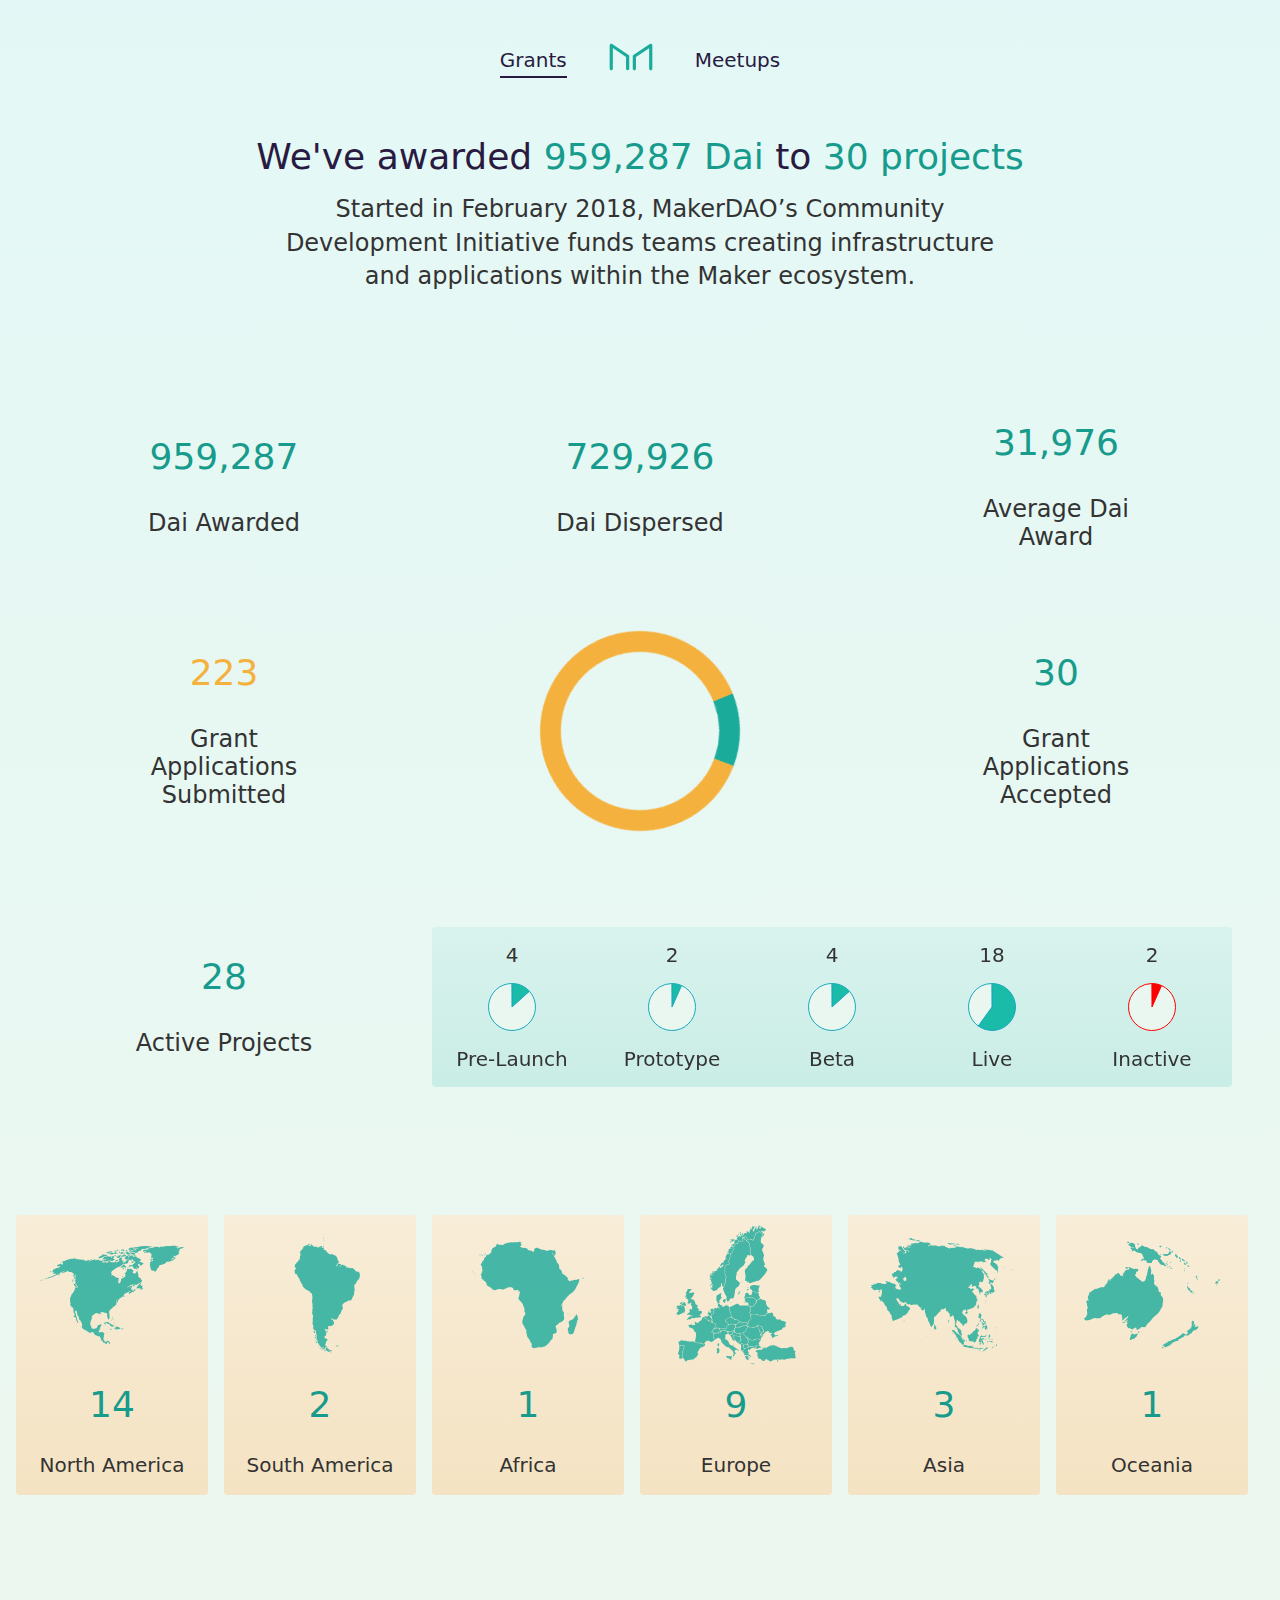
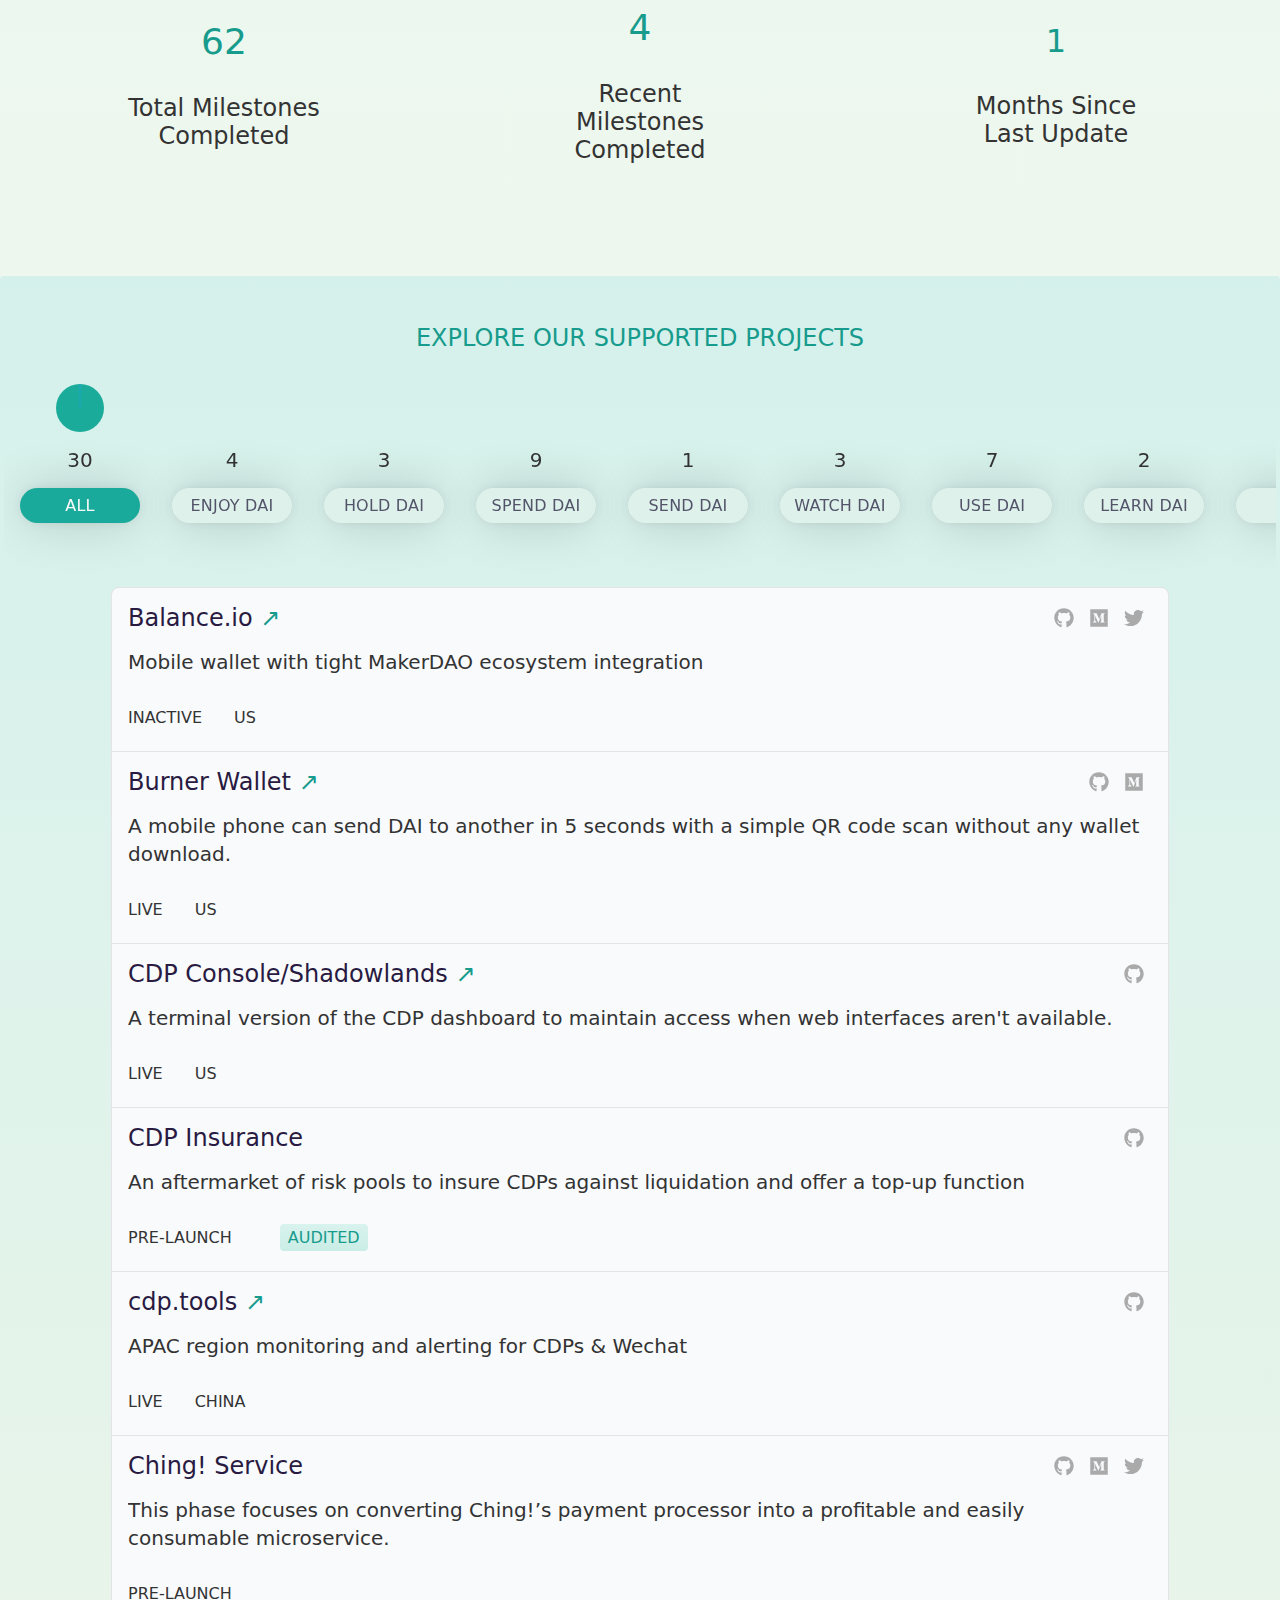
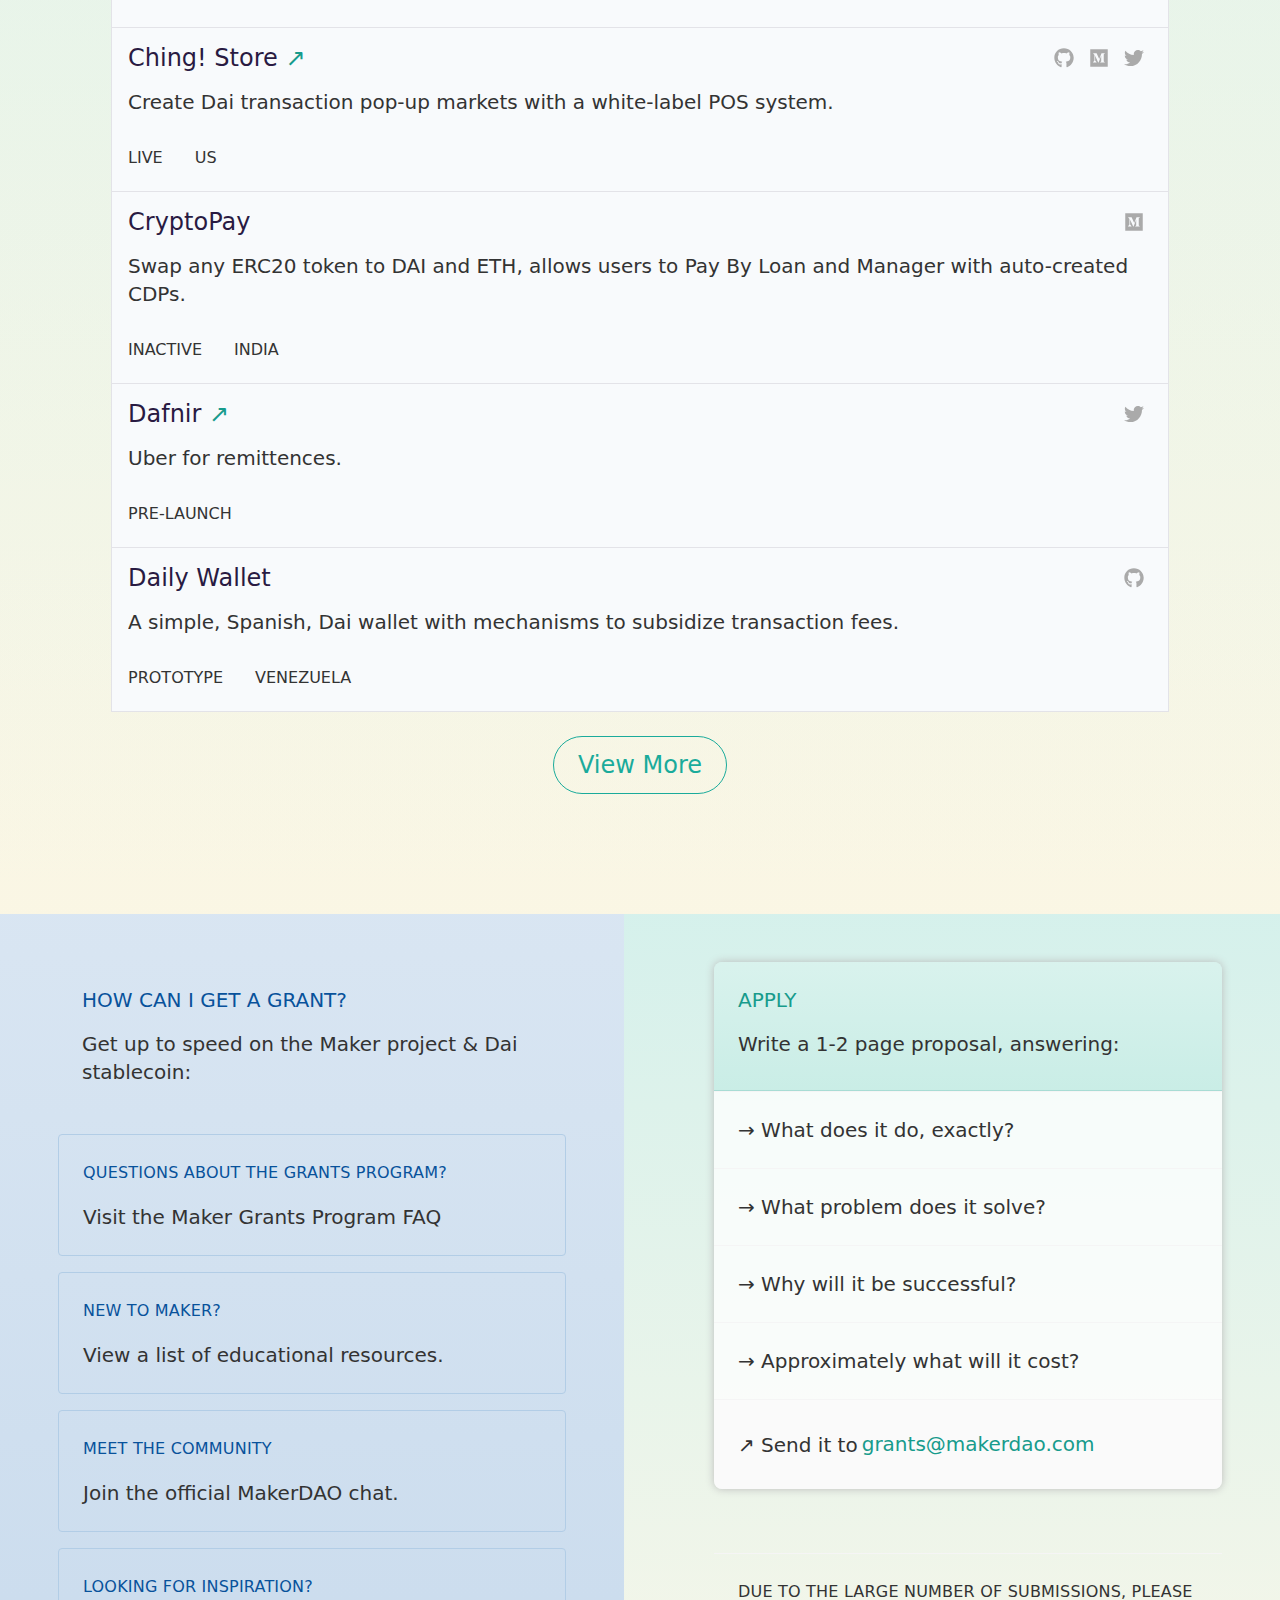
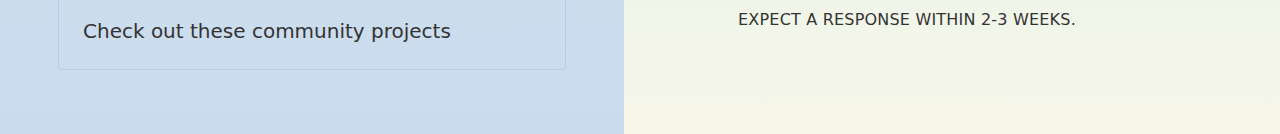
<file: index.html>
<!DOCTYPE html><html><head><meta charSet="utf-8"/><meta http-equiv="x-ua-compatible" content="ie=edge"/><meta name="viewport" content="width=device-width, initial-scale=1, shrink-to-fit=no"/><meta name="generator" content="Gatsby 2.30.1"/><style data-styled="bYkBZr exGYff dhdmnZ hMtvFt eiBdyX bKjIEY kqxxtM bAftmB bPXxLo bqVHbX klqVmv ffqMbN daoDHA bHDPBJ juMnmj dpaddL dDwAXk joKSOf heYmjL cJPunl jwMWDq gCvjyW knoMu htvnHH ghKCWS bRYYXa dEIoPe czVjSi eWuYMi lhGFcD ilaEVl kLAqrP fBHRry eRiahY eHUHvO leSOGf eaGrfl bDhQSp juuXNB lmEfX fXSfrr eyUEbo dRxsHl deeecS jerCma fiEbQY gHdILK hDUGXL gtRWKZ jNOoYz dvwihx efxFlc bGiSxV hgolUr gCpviU eLarD jnSAGW bdOfei cLcnwY iDVrJL fNgoll jRsCEa bRzxnf jeYDN LYGPP etPeKo ihqqfw iiIQxG jXIHRk hgycOg hFvkeO fIORmL bSKpfk gpaCfQ xtFGR" data-styled-version="4.4.1">
/* sc-component-id: sc-global-1569622743 */
@font-face{font-family:GT America;font-weight:400;src:url("/static/GT-America-Standard-Regular.woff2") format("woff2"), url("/static/GT-America-Standard-Regular.ttf") format("truetype"), url("/static/GT-America-Standard-Regular.otf") format("opentype");} @font-face{font-family:GT America;font-weight:700;src:url("/static/GT-America-Standard-Bold.woff2") format("woff2"), url("/static/GT-America-Standard-Bold.ttf") format("truetype"), url("/static/GT-America-Standard-Bold.otf") format("opentype");} *{font-family:system-ui,"Helvetica Neue",sans-serif;} h1,h2,h3,h4,h5,h6{font-weight:400;margin-top:1rem;margin-bottom:1rem;} h1{font-size:2.25rem;} h2{font-size:1.5rem;} h3{font-size:1.25rem;} p{font-size:1.25rem;margin:0px;line-height:140%;} li{font-size:1.25rem;margin:0px;line-height:140%;}
/* sc-component-id: sc-global-4155301406 */
body{width:100%;margin:0px;background:var(--background-gradient--maker);}
/* sc-component-id: sc-global-951506189 */
:root{--headline-color:#291a42;--subheadline-color:#179b8c;--body-color:#333;--highlight-color--makerteal:#179b8c;--highlight-color--makerorange:#f5b13d;--highlight-color--makerblue:#08529b;--background-gradient--maker:linear-gradient(180deg,rgba(182,237,231,0.38) 0%,rgba(253,193,52,0.15) 100%);}
/* sc-component-id: Headerstyles__IntroWrapper-zldga1-0 */
.bYkBZr.bYkBZr{display:grid;grid-template-columns:repeat(3,1fr);grid-template-rows:120px repeat(1,1fr);justify-items:center;text-align:center;} @media (max-width:425px){.bYkBZr.bYkBZr{grid-template-rows:80px 1fr;text-align:left;}}
/* sc-component-id: Headerstyles__LogoMaker-zldga1-1 */
.eiBdyX.eiBdyX{width:64px;height:64px;-webkit-align-self:center;-ms-flex-item-align:center;align-self:center;}
/* sc-component-id: Headerstyles__HeaderNav-zldga1-2 */
.exGYff.exGYff{grid-column:1 / -1;display:-webkit-box;display:-webkit-flex;display:-ms-flexbox;display:flex;-webkit-flex-wrap:wrap;-ms-flex-wrap:wrap;flex-wrap:wrap;-webkit-align-items:center;-webkit-box-align:center;-ms-flex-align:center;align-items:center;-webkit-box-pack:center;-webkit-justify-content:center;-ms-flex-pack:center;justify-content:center;list-style:none;width:100%;padding:0;}
/* sc-component-id: Headerstyles__HeaderNavItem-zldga1-3 */
.dhdmnZ.dhdmnZ{margin:0rem 1rem;}
/* sc-component-id: Headerstyles__HeaderNavLink-zldga1-4 */
.hMtvFt.hMtvFt{color:#291a42;border-bottom:2px solid transparent;-webkit-transition:0.2s ease;transition:0.2s ease;-webkit-text-decoration:none;text-decoration:none;padding-bottom:0.25rem;} .hMtvFt.hMtvFt.active{border-bottom:2px solid #291a42;} .hMtvFt.hMtvFt:hover{border-bottom:2px solid #333;}
/* sc-component-id: Headerstyles__IntroHeader-zldga1-5 */
.bKjIEY.bKjIEY{grid-column:1 / -1;grid-row:2;color:var(--headline-color);text-align:center;} @media (max-width:425px){.bKjIEY.bKjIEY{font-size:2.25rem;padding:0rem 2rem;text-align:left;}}
/* sc-component-id: Headerstyles__IntroHeaderHighlight-zldga1-6 */
.kqxxtM.kqxxtM{color:var(--highlight-color--makerteal);}
/* sc-component-id: Headerstyles__IntroContent-zldga1-7 */
.bAftmB.bAftmB{grid-column:1 / -1;grid-row:3;color:var(--body-color);font-weight:400rem;max-width:720px;line-height:140%;text-align:center;margin:1rem auto;} @media (max-width:425px){.bAftmB.bAftmB{padding:1rem 2rem 0rem 2rem;text-align:left;}}
/* sc-component-id: Layout__StatSection-sc-1pzf8t6-0 */
.bPXxLo.bPXxLo{display:grid;grid-template-columns:fit-content(1280px);grid-column-gap:1rem;grid-row-gap:4rem;-webkit-box-pack:center;-webkit-justify-content:center;-ms-flex-pack:center;justify-content:center;padding:6rem 0.5rem 6rem 0.5rem;text-align:center;} @media (max-width:768px){.bPXxLo.bPXxLo{grid-row-gap:3rem;}}
/* sc-component-id: Layout__StatRow-sc-1pzf8t6-1 */
.bqVHbX.bqVHbX{grid-column:1 / -1;display:grid;grid-template-columns:repeat(auto-fit,minmax(240px,1fr));grid-row-gap:4rem;-webkit-box-pack:center;-webkit-justify-content:center;-ms-flex-pack:center;justify-content:center;justify-items:center;text-align:center;} @media (max-width:768px){.bqVHbX.bqVHbX{grid-row-gap:2rem;}} @media (max-width:425px){.bqVHbX.bqVHbX{grid-row-gap:2rem;}}.klqVmv.klqVmv{grid-column:1 / -1;display:grid;grid-template-columns:repeat(3,1fr);grid-row-gap:4rem;-webkit-box-pack:center;-webkit-justify-content:center;-ms-flex-pack:center;justify-content:center;justify-items:center;text-align:center;} @media (max-width:768px){.klqVmv.klqVmv{grid-row-gap:2rem;}} @media (max-width:425px){.klqVmv.klqVmv{grid-template-columns:1fr;grid-row-gap:2rem;}}
/* sc-component-id: Layout__StatRowOverflow-sc-1pzf8t6-2 */
.joKSOf.joKSOf{position:relative;grid-column:2 / -1;width:100%;display:-webkit-box;display:-webkit-flex;display:-ms-flexbox;display:flex;-webkit-flex-direction:flex-row;-ms-flex-direction:flex-row;flex-direction:flex-row;-webkit-flex-wrap:nowrap;-ms-flex-wrap:nowrap;flex-wrap:nowrap;overflow-x:auto;-webkit-box-pack:start;-webkit-justify-content:flex-start;-ms-flex-pack:start;justify-content:flex-start;padding:2rem 0rem;} @media (max-width:425px){.joKSOf.joKSOf{grid-column:1 / -1;-webkit-box-pack:start;-webkit-justify-content:flex-start;-ms-flex-pack:start;justify-content:flex-start;-webkit-flex-direction:column;-ms-flex-direction:column;flex-direction:column;max-width:300px;}}.heYmjL.heYmjL{position:relative;grid-column:1 / -1;width:100%;display:-webkit-box;display:-webkit-flex;display:-ms-flexbox;display:flex;-webkit-flex-direction:flex-row;-ms-flex-direction:flex-row;flex-direction:flex-row;-webkit-flex-wrap:nowrap;-ms-flex-wrap:nowrap;flex-wrap:nowrap;overflow-x:auto;-webkit-box-pack:start;-webkit-justify-content:flex-start;-ms-flex-pack:start;justify-content:flex-start;padding:2rem 0rem;} @media (max-width:425px){.heYmjL.heYmjL{grid-column:1 / -1;-webkit-box-pack:start;-webkit-justify-content:flex-start;-ms-flex-pack:start;justify-content:flex-start;-webkit-flex-direction:column;-ms-flex-direction:column;flex-direction:column;max-width:300px;}}
/* sc-component-id: Layout__StatContainer-sc-1pzf8t6-3 */
.ffqMbN.ffqMbN{display:-webkit-box;display:-webkit-flex;display:-ms-flexbox;display:flex;-webkit-flex-direction:column;-ms-flex-direction:column;flex-direction:column;justify-items:center;-webkit-box-pack:center;-webkit-justify-content:center;-ms-flex-pack:center;justify-content:center;-webkit-align-items:center;-webkit-box-align:center;-ms-flex-align:center;align-items:center;width:300px;border-radius:4px;}
/* sc-component-id: Basic__StatNumber-lyt0ot-0 */
.daoDHA.daoDHA{color:var(--highlight-color--makerteal);}.bHDPBJ.bHDPBJ{color:var(--highlight-color--makerorange);}
/* sc-component-id: Basic__StatTitle-lyt0ot-1 */
.juMnmj.juMnmj{color:var(--body-color);max-width:200px;}
/* sc-component-id: Basic__DoughnutChartContainer-lyt0ot-2 */
.dDwAXk.dDwAXk{position:relative;display:-webkit-box;display:-webkit-flex;display:-ms-flexbox;display:flex;-webkit-flex-direction:column;-ms-flex-direction:column;flex-direction:column;justify-items:center;-webkit-align-items:center;-webkit-box-align:center;-ms-flex-align:center;align-items:center;justify-self:center;width:100%;max-width:200px;height:100%;} @media (max-width:425px){.dDwAXk.dDwAXk{-webkit-transform:rotate(97deg);-ms-transform:rotate(97deg);transform:rotate(97deg);}}
/* sc-component-id: Status__StatusContainer-w3ejk8-0 */
.cJPunl.cJPunl{display:-webkit-box;display:-webkit-flex;display:-ms-flexbox;display:flex;-webkit-flex-direction:column;-ms-flex-direction:column;flex-direction:column;-webkit-box-pack:start;-webkit-justify-content:flex-start;-ms-flex-pack:start;justify-content:flex-start;-webkit-align-items:center;-webkit-box-align:center;-ms-flex-align:center;align-items:center;background:linear-gradient(hsla(168,50%,90%,1),hsla(168,50%,86%,1));min-width:160px;} .cJPunl.cJPunl:first-child{border-top-left-radius:4px;border-bottom-left-radius:4px;} .cJPunl.cJPunl:last-child{border-top-right-radius:4px;border-bottom-right-radius:4px;} @media (max-width:425px){.cJPunl.cJPunl{background:linear-gradient( 90deg,hsla(168,50%,90%,1),hsla(168,50%,86%,1) );}.cJPunl.cJPunl:first-child{border-top-left-radius:4px;border-top-right-radius:4px;}.cJPunl.cJPunl:last-child{border-bottom-left-radius:4px;border-bottom-right-radius:4px;}}
/* sc-component-id: Status__StatusNumber-w3ejk8-1 */
.jwMWDq.jwMWDq{color:var(--body-color);margin-bottom:1rem;}
/* sc-component-id: Status__StatusLabel-w3ejk8-2 */
.knoMu.knoMu{color:var(--body-color);}
/* sc-component-id: Status__StatusChart-w3ejk8-3 */
.gCvjyW.gCvjyW{width:48px;height:48px;border-radius:100px;}
/* sc-component-id: Country__CountryListElement-eeddqu-0 */
.htvnHH.htvnHH{display:-webkit-box;display:-webkit-flex;display:-ms-flexbox;display:flex;-webkit-flex-direction:column;-ms-flex-direction:column;flex-direction:column;justify-items:center;-webkit-align-items:center;-webkit-box-align:center;-ms-flex-align:center;align-items:center;-webkit-align-content:center;-ms-flex-line-pack:center;align-content:center;-webkit-box-pack:center;-webkit-justify-content:center;-ms-flex-pack:center;justify-content:center;padding:0rem 1rem;margin:0rem 1rem 0rem 0rem;border-radius:4px;background:linear-gradient(hsla(39,70%,91%,1),hsla(39,70%,86%,1));} @media (max-width:425px){.htvnHH.htvnHH{background:linear-gradient( 90deg,hsla(39,70%,91%,1),hsla(39,70%,86%,1) );margin:0;}}
/* sc-component-id: Country__CountryDataContainer-eeddqu-1 */
.bRYYXa.bRYYXa{padding:0;list-style:none;display:-webkit-box;display:-webkit-flex;display:-ms-flexbox;display:flex;-webkit-flex-direction:column;-ms-flex-direction:column;flex-direction:column;-webkit-align-items:center;-webkit-box-align:center;-ms-flex-align:center;align-items:center;-webkit-box-pack:center;-webkit-justify-content:center;-ms-flex-pack:center;justify-content:center;}
/* sc-component-id: Country__CountryImg-eeddqu-2 */
.ghKCWS.ghKCWS{width:160px;opacity:0.8;}
/* sc-component-id: Country__CountryNumber-eeddqu-3 */
.dEIoPe.dEIoPe{color:var(--highlight-color--makerteal);}
/* sc-component-id: Country__CountryLabel-eeddqu-4 */
.czVjSi.czVjSi{color:var(--body-color);}
/* sc-component-id: SectionTitle-sc-12ymcmm-0 */
.kLAqrP.kLAqrP{grid-column:1 / -1;color:var(--highlight-color--makerteal);justify-self:center;text-align:center;font-weight:400;text-transform:uppercase;}
/* sc-component-id: Layout__SectionWrapperProjects-sc-1yz57pf-0 */
.lhGFcD.lhGFcD{position:relative;display:grid;grid-template-columns:repeat(auto-fit,300px);grid-gap:0rem;-webkit-box-pack:space-around;-webkit-justify-content:space-around;-ms-flex-pack:space-around;justify-content:space-around;padding:2rem 0.25rem 4rem 0.25rem;} .lhGFcD.lhGFcD{grid-template-columns:repeat(auto-fit,minmax(300px,1400px));margin-bottom:2rem;padding:2rem 0.25rem 4rem 0.25rem;}
/* sc-component-id: Layout__ProjectBackground-sc-1yz57pf-1 */
.ilaEVl.ilaEVl{width:100%;height:100%;background:linear-gradient(hsl(169,49%,89%),hsla(60,44%,94%,0.01));position:absolute;z-index:999;top:0;left:0;right:0;margin:auto;max-width:1400px;border-radius:4px;z-index:-9;}
/* sc-component-id: Layout__ProjectListSection-sc-1yz57pf-2 */
.fXSfrr.fXSfrr{grid-column:1 / -1;display:grid;grid-template-columns:minmax(300px,1024px);justify-items:center;-webkit-box-pack:space-around;-webkit-justify-content:space-around;-ms-flex-pack:space-around;justify-content:space-around;margin:0rem 1rem 0rem 1rem;} @media (max-width:425px){.fXSfrr.fXSfrr{grid-gap:1rem;}}
/* sc-component-id: Layout__ProjectTopContainer-sc-1yz57pf-3 */
.deeecS.deeecS{display:-webkit-box;display:-webkit-flex;display:-ms-flexbox;display:flex;-webkit-flex-direction:row;-ms-flex-direction:row;flex-direction:row;width:100%;-webkit-box-pack:justify;-webkit-justify-content:space-between;-ms-flex-pack:justify;justify-content:space-between;}
/* sc-component-id: Layout__ProjectBottomContainer-sc-1yz57pf-4 */
.dvwihx.dvwihx{display:-webkit-box;display:-webkit-flex;display:-ms-flexbox;display:flex;-webkit-flex-direction:row;-ms-flex-direction:row;flex-direction:row;-webkit-flex-wrap:nowrap;-ms-flex-wrap:nowrap;flex-wrap:nowrap;-webkit-box-pack:start;-webkit-justify-content:flex-start;-ms-flex-pack:start;justify-content:flex-start;width:100%;padding:1rem 0rem 0.5rem 0rem;-webkit-align-items:center;-webkit-box-align:center;-ms-flex-align:center;align-items:center;} @media (max-width:768px){.dvwihx.dvwihx{-webkit-flex-wrap:wrap;-ms-flex-wrap:wrap;flex-wrap:wrap;}} @media (max-width:425px){.dvwihx.dvwihx{padding:1rem 0rem 1rem 0rem;}}
/* sc-component-id: Layout__ProjectCard-sc-1yz57pf-5 */
.eyUEbo.eyUEbo{display:-webkit-box;display:-webkit-flex;display:-ms-flexbox;display:flex;width:100%;max-width:1024px;-webkit-flex-direction:column;-ms-flex-direction:column;flex-direction:column;-webkit-align-items:flex-start;-webkit-box-align:flex-start;-ms-flex-align:flex-start;align-items:flex-start;-webkit-box-pack:justify;-webkit-justify-content:space-between;-ms-flex-pack:justify;justify-content:space-between;background:hsl(210,33%,98%);border:1px solid hsla(240,10%,90%,1);border-top:0px;padding:1rem;} @media (max-width:768px){.eyUEbo.eyUEbo{-webkit-flex-direction:column;-ms-flex-direction:column;flex-direction:column;-webkit-box-pack:start;-webkit-justify-content:flex-start;-ms-flex-pack:start;justify-content:flex-start;}} @media (max-width:425px){.eyUEbo.eyUEbo{max-width:280px;border-radius:4px;padding-bottom:0;border:1px solid hsla(240,10%,80%,1);box-shadow:0px 0px 4px hsla(0,0%,50%,0.25);}} .eyUEbo.eyUEbo:first-child{border-top:1px solid hsla(240,10%,90%,1);border-top-left-radius:8px;border-top-right-radius:8px;} .eyUEbo.eyUEbo:last-child{border-bottom-left-radius:8px;border-bottom-right-radius:8px;}.dRxsHl.dRxsHl{display:none;width:100%;max-width:1024px;-webkit-flex-direction:column;-ms-flex-direction:column;flex-direction:column;-webkit-align-items:flex-start;-webkit-box-align:flex-start;-ms-flex-align:flex-start;align-items:flex-start;-webkit-box-pack:justify;-webkit-justify-content:space-between;-ms-flex-pack:justify;justify-content:space-between;background:hsl(210,33%,98%);border:1px solid hsla(240,10%,90%,1);border-top:0px;padding:1rem;} @media (max-width:768px){.dRxsHl.dRxsHl{-webkit-flex-direction:column;-ms-flex-direction:column;flex-direction:column;-webkit-box-pack:start;-webkit-justify-content:flex-start;-ms-flex-pack:start;justify-content:flex-start;}} @media (max-width:425px){.dRxsHl.dRxsHl{max-width:280px;border-radius:4px;padding-bottom:0;border:1px solid hsla(240,10%,80%,1);box-shadow:0px 0px 4px hsla(0,0%,50%,0.25);}} .dRxsHl.dRxsHl:first-child{border-top:1px solid hsla(240,10%,90%,1);border-top-left-radius:8px;border-top-right-radius:8px;} .dRxsHl.dRxsHl:last-child{border-bottom-left-radius:8px;border-bottom-right-radius:8px;}
/* sc-component-id: Category__ProjectCategoryListContainer-sc-1mhe72g-0 */
.fBHRry.fBHRry{display:-webkit-box;display:-webkit-flex;display:-ms-flexbox;display:flex;position:relative;grid-column:1 / -1;-webkit-box-pack:center;-webkit-justify-content:center;-ms-flex-pack:center;justify-content:center;}
/* sc-component-id: Category__ProjectCategoryList-sc-1mhe72g-1 */
.eRiahY.eRiahY{grid-column:1 / -1;display:-webkit-box;display:-webkit-flex;display:-ms-flexbox;display:flex;-webkit-flex-direction:flex-row;-ms-flex-direction:flex-row;flex-direction:flex-row;list-style:none;-webkit-box-pack:start;-webkit-justify-content:flex-start;-ms-flex-pack:start;justify-content:flex-start;-webkit-flex-wrap:nowrap;-ms-flex-wrap:nowrap;flex-wrap:nowrap;overflow-x:auto;padding-left:0;padding-bottom:3rem;}
/* sc-component-id: Category__CategoryContainer-sc-1mhe72g-2 */
.eHUHvO.eHUHvO{display:-webkit-box;display:-webkit-flex;display:-ms-flexbox;display:flex;-webkit-flex-direction:column;-ms-flex-direction:column;flex-direction:column;-webkit-box-pack:justify;-webkit-justify-content:space-between;-ms-flex-pack:justify;justify-content:space-between;-webkit-align-items:center;-webkit-box-align:center;-ms-flex-align:center;align-items:center;background:hsla(255,255,255,0.4);margin:0rem 1rem 0rem 1rem;} @media (max-width:425px){.eHUHvO.eHUHvO{margin:0rem 0.25rem 0rem 0.25rem;}}
/* sc-component-id: Category__CategoryChart-sc-1mhe72g-3 */
.leSOGf.leSOGf{display:-webkit-box;display:-webkit-flex;display:-ms-flexbox;display:flex;width:48px;height:48px;border-radius:100px;background-color:#1aab9b;opacity:1;}.eaGrfl.eaGrfl{display:-webkit-box;display:-webkit-flex;display:-ms-flexbox;display:flex;width:48px;height:48px;border-radius:100px;background-color:#1aab9b;opacity:0;}
/* sc-component-id: Category__CategoryNumber-sc-1mhe72g-4 */
.bDhQSp.bDhQSp{color:var(--body-color);margin:0.875rem;text-transform:uppercase;}
/* sc-component-id: Category__CategoryButton-sc-1mhe72g-5 */
.juuXNB.juuXNB{padding:0.5rem 0.875rem 0.5rem 0.875rem;color:#231536;font-size:1.25rem;border:1px solid #ddd;border-radius:2px;background:none;-webkit-transition:0.2s ease-in-out;transition:0.2s ease-in-out;outline:none;} .juuXNB.juuXNB:hover{cursor:pointer;-webkit-transform:translateY(-10%);-ms-transform:translateY(-10%);transform:translateY(-10%);} .juuXNB.juuXNB:active{background:#b6ede7;border:1px solid #b6ede7;} .juuXNB.juuXNB{min-width:120px;color:#fafafa;border:0px;background:#1aaa9b;border-radius:400px;text-transform:uppercase;font-size:1rem;font-weight:400;-webkit-letter-spacing:0.0125rem;-moz-letter-spacing:0.0125rem;-ms-letter-spacing:0.0125rem;letter-spacing:0.0125rem;box-shadow:0 0px 2.4px -3px rgba(0,0,0,0.07),0 0px 6.5px -3px rgba(0,0,0,0.1),0 0px 15.7px -3px rgba(0,0,0,0.13),0 0px 52px -3px rgba(0,0,0,0.2);}.lmEfX.lmEfX{padding:0.5rem 0.875rem 0.5rem 0.875rem;color:#231536;font-size:1.25rem;border:1px solid #ddd;border-radius:2px;background:none;-webkit-transition:0.2s ease-in-out;transition:0.2s ease-in-out;outline:none;} .lmEfX.lmEfX:hover{cursor:pointer;-webkit-transform:translateY(-10%);-ms-transform:translateY(-10%);transform:translateY(-10%);} .lmEfX.lmEfX:active{background:#b6ede7;border:1px solid #b6ede7;} .lmEfX.lmEfX{min-width:120px;color:#53546a;border:0px;background:#def2eb;border-radius:400px;text-transform:uppercase;font-size:1rem;font-weight:400;-webkit-letter-spacing:0.0125rem;-moz-letter-spacing:0.0125rem;-ms-letter-spacing:0.0125rem;letter-spacing:0.0125rem;box-shadow:0 0px 2.4px -3px rgba(0,0,0,0.07),0 0px 6.5px -3px rgba(0,0,0,0.1),0 0px 15.7px -3px rgba(0,0,0,0.13),0 0px 52px -3px rgba(0,0,0,0.2);}
/* sc-component-id: Basic__ProjectTitle-sc-14f0ydo-0 */
.fiEbQY.fiEbQY{color:var(--headline-color);margin:0;text-overflow:ellipsis;overflow:hidden;white-space:nowrap;-webkit-transition:0.15s ease-in-out;transition:0.15s ease-in-out;} .fiEbQY.fiEbQY:hover{color:var(--highlight-color--makerteal);} .fiEbQY.fiEbQY span{color:var(--highlight-color--makerteal);} @media (max-width:425px){.fiEbQY.fiEbQY{max-width:180px;}}
/* sc-component-id: Basic__ProjectLabel-sc-14f0ydo-1 */
.efxFlc.efxFlc{font-size:1rem;margin:0 1rem;color:var(--body-color);text-transform:uppercase;text-align:left;-webkit-text-decoration:none;text-decoration:none;} .efxFlc.efxFlc:nth-child(1){margin-left:0rem;} @media (max-width:425px){.efxFlc.efxFlc{margin:0.5rem;}}
/* sc-component-id: Basic__ProjectLabelAudited-sc-14f0ydo-2 */
.bGiSxV.bGiSxV{font-size:1rem;margin:0 1rem;color:var(--body-color);text-transform:uppercase;text-align:left;-webkit-text-decoration:none;text-decoration:none;} .bGiSxV.bGiSxV:nth-child(1){margin-left:0rem;} @media (max-width:425px){.bGiSxV.bGiSxV{margin:0.5rem;}} .bGiSxV.bGiSxV{padding:0.25rem 0.5rem 0.25rem 0.5rem;background:linear-gradient(hsla(168,50%,90%,1),hsla(168,50%,86%,1));color:var(--highlight-color--makerteal);border-radius:4px;-webkit-text-decoration:none;text-decoration:none;}
/* sc-component-id: Basic__ProjectDescription-sc-14f0ydo-3 */
.jNOoYz.jNOoYz{color:var(--body-color);width:100%;max-height:140px;overflow:auto;padding:1rem 1rem 1rem 0rem;-webkit-transition:0.1s ease-in-out;transition:0.1s ease-in-out;} @media (max-width:768px){.jNOoYz.jNOoYz{white-space:normal;}}
/* sc-component-id: Basic__ProjectLinkContainer-sc-14f0ydo-4 */
.hDUGXL.hDUGXL{display:-webkit-box;display:-webkit-flex;display:-ms-flexbox;display:flex;justify-items:center;-webkit-align-items:center;-webkit-box-align:center;-ms-flex-align:center;align-items:center;}
/* sc-component-id: Basic__ProjectLink-sc-14f0ydo-5 */
.gtRWKZ.gtRWKZ{display:-webkit-box;display:-webkit-flex;display:-ms-flexbox;display:flex;-webkit-align-items:center;-webkit-box-align:center;-ms-flex-align:center;align-items:center;-webkit-text-decoration:none;text-decoration:none;font-size:1.25rem;margin:0rem 0.475rem;} .gtRWKZ.gtRWKZ > svg{color:#aaa;-webkit-transition:0.2s ease-in-out;transition:0.2s ease-in-out;} .gtRWKZ.gtRWKZ > svg:hover{color:#1aab9b;}
/* sc-component-id: Basic__TitleLinkLearnMore-sc-14f0ydo-6 */
.jerCma.jerCma{-webkit-align-self:center;-ms-flex-item-align:center;align-self:center;background:none;-webkit-text-decoration:none;text-decoration:none;-webkit-transition:0.15s ease-in-out;transition:0.15s ease-in-out;} .jerCma.jerCma:hover{color:var(--highlight-color--makerteal);} .jerCma.jerCma:hover IcoArrow{-webkit-transform:translate(4px);-ms-transform:translate(4px);transform:translate(4px);}
/* sc-component-id: Basic__IcoArrow-sc-14f0ydo-7 */
.gHdILK.gHdILK{display:inline-block;-webkit-transition:0.15s ease-in-out;transition:0.15s ease-in-out;color:var(--highlight-color--makerteal);}
/* sc-component-id: ProjectList__ViewMoreButtonContainer-rgm29r-0 */
.hgolUr.hgolUr{grid-column:1 / -1;display:-webkit-box;display:-webkit-flex;display:-ms-flexbox;display:flex;-webkit-box-pack:center;-webkit-justify-content:center;-ms-flex-pack:center;justify-content:center;margin:1.5rem;}
/* sc-component-id: ProjectList__ViewMoreButton-rgm29r-1 */
.gCpviU.gCpviU{padding:0.5rem 0.875rem 0.5rem 0.875rem;color:#231536;font-size:1.25rem;border:1px solid #ddd;border-radius:2px;background:none;-webkit-transition:0.2s ease-in-out;transition:0.2s ease-in-out;outline:none;} .gCpviU.gCpviU:hover{cursor:pointer;-webkit-transform:translateY(-10%);-ms-transform:translateY(-10%);transform:translateY(-10%);} .gCpviU.gCpviU:active{background:#b6ede7;border:1px solid #b6ede7;} .gCpviU.gCpviU{opacity:1;justify-self:center;font-size:1.5rem;padding:0.875rem 1.5rem 0.875rem 1.5rem;border:1px solid #1aab9b;color:#1aab9b;border-radius:100px;} .gCpviU.gCpviU gbbv:hover{cursor:pointer;-webkit-transform:translateY(10%);-ms-transform:translateY(10%);transform:translateY(10%);}
/* sc-component-id: Label-sc-1se2ubm-0 */
.hFvkeO.hFvkeO{width:100%;color:var(--highlight-color--makerblue);justify-self:center;text-align:left;font-size:1rem;font-weight:400;text-transform:uppercase;-webkit-letter-spacing:0.0125rem;-moz-letter-spacing:0.0125rem;-ms-letter-spacing:0.0125rem;letter-spacing:0.0125rem;margin-top:0rem;}.fIORmL.fIORmL{width:100%;color:var(--body-color);justify-self:center;text-align:left;font-size:1rem;font-weight:400;text-transform:uppercase;-webkit-letter-spacing:0.0125rem;-moz-letter-spacing:0.0125rem;-ms-letter-spacing:0.0125rem;letter-spacing:0.0125rem;margin-top:0rem;}
/* sc-component-id: Footerstyles__SectionWrapperFooter-sc-1mdh0jq-0 */
.eLarD.eLarD{position:relative;display:grid;grid-template-columns:repeat(auto-fit,300px);grid-gap:0rem;-webkit-box-pack:space-around;-webkit-justify-content:space-around;-ms-flex-pack:space-around;justify-content:space-around;padding:2rem 0.25rem 4rem 0.25rem;} .eLarD.eLarD{grid-template-columns:1fr 1fr;grid-gap:2rem;padding:0;} @media (max-width:768px){.eLarD.eLarD{grid-template-columns:1fr;}}
/* sc-component-id: Footerstyles__FooterBackgroundTop-sc-1mdh0jq-1 */
.jnSAGW.jnSAGW{width:100%;height:100%;background:linear-gradient(hsl(169,49%,89%),hsl(60,44%,94%));position:absolute;z-index:999;top:0;z-index:-9;}
/* sc-component-id: Footerstyles__FooterColumn-sc-1mdh0jq-2 */
.bdOfei.bdOfei{grid-column:auto;display:grid;grid-template-columns:minmax(320px,540px);grid-gap:2rem;justify-self:center;-webkit-box-pack:space-around;-webkit-justify-content:space-around;-ms-flex-pack:space-around;justify-content:space-around;width:100%;padding:2rem 0rem;background:linear-gradient(hsla(210,50%,90%,1),hsla(210,50%,86%,1));} @media (max-width:1024px){.bdOfei.bdOfei{-webkit-box-pack:center;-webkit-justify-content:center;-ms-flex-pack:center;justify-content:center;}}.cLcnwY.cLcnwY{grid-column:auto;display:grid;grid-template-columns:minmax(320px,540px);grid-gap:2rem;justify-self:center;-webkit-box-pack:space-around;-webkit-justify-content:space-around;-ms-flex-pack:space-around;justify-content:space-around;width:100%;padding:2rem 0rem;} @media (max-width:1024px){.cLcnwY.cLcnwY{-webkit-box-pack:center;-webkit-justify-content:center;-ms-flex-pack:center;justify-content:center;}}
/* sc-component-id: Footerstyles__FooterCard-sc-1mdh0jq-3 */
.iDVrJL.iDVrJL{display:-webkit-box;display:-webkit-flex;display:-ms-flexbox;display:flex;-webkit-flex-direction:column;-ms-flex-direction:column;flex-direction:column;box-shadow:none;padding:0;margin:1rem;list-style:none;} @media (max-width:425px){.iDVrJL.iDVrJL{grid-template-columns:1fr;}}.fNgoll.fNgoll{display:-webkit-box;display:-webkit-flex;display:-ms-flexbox;display:flex;-webkit-flex-direction:column;-ms-flex-direction:column;flex-direction:column;border-radius:8px;box-shadow:0px 0px 8px #bbb;padding:0;margin:1rem;list-style:none;} @media (max-width:425px){.fNgoll.fNgoll{grid-template-columns:1fr;}}
/* sc-component-id: Footerstyles__FooterCardTitle-sc-1mdh0jq-4 */
.LYGPP.LYGPP{-webkit-align-self:center;-ms-flex-item-align:center;align-self:center;color:var(--highlight-color--makerblue);margin:0px;text-transform:uppercase;}.etPeKo.etPeKo{-webkit-align-self:center;-ms-flex-item-align:center;align-self:center;color:var(--highlight-color--makerteal);margin:0px;text-transform:uppercase;}
/* sc-component-id: Footerstyles__FooterCardDesc-sc-1mdh0jq-5 */
.ihqqfw.ihqqfw{color:var(--body-color);margin:0px;padding:1rem 0rem 1rem 0rem;line-height:140%;}
/* sc-component-id: Footerstyles__FooterCardListContainer-sc-1mdh0jq-6 */
.jRsCEa.jRsCEa{grid-column:1 / -1;color:var(--body-color);margin:0px;padding:0;line-height:140%;list-style:none;border-bottom-left-radius:2px;border-bottom-right-radius:2px;}
/* sc-component-id: Footerstyles__FooterCardListHeader-sc-1mdh0jq-7 */
.bRzxnf.bRzxnf{padding:1.5rem 1rem 1rem 1.5rem;border-top-left-radius:8px;border-top-right-radius:8px;list-style:none;}.jeYDN.jeYDN{padding:1.5rem 1rem 1rem 1.5rem;border-top-left-radius:8px;border-top-right-radius:8px;list-style:none;border-bottom:1px solid hsla(173,74%,35%,0.25);background:linear-gradient(hsla(168,50%,90%,1),hsla(168,50%,86%,1));}
/* sc-component-id: Footerstyles__FooterCardListItem-sc-1mdh0jq-8 */
.bSKpfk.bSKpfk{-webkit-flex-wrap:wrap;-ms-flex-wrap:wrap;flex-wrap:wrap;color:var(--body-color);background:hsla(255,100%,100%,0.75);padding:1.5rem;border-top:1px solid #f5f5f5;border-radius:0px;} .bSKpfk.bSKpfk:first-child{margin-top:0rem;}.gpaCfQ.gpaCfQ{-webkit-flex-wrap:wrap;-ms-flex-wrap:wrap;flex-wrap:wrap;color:var(--body-color);background:none;padding:1.5rem;border-top:1px solid #f5f5f5;border-radius:0px;} .gpaCfQ.gpaCfQ:first-child{margin-top:0rem;}
/* sc-component-id: Footerstyles__FooterCardListFooter-sc-1mdh0jq-9 */
.xtFGR.xtFGR{display:-webkit-box;display:-webkit-flex;display:-ms-flexbox;display:flex;-webkit-flex-wrap:wrap;-ms-flex-wrap:wrap;flex-wrap:wrap;-webkit-align-items:center;-webkit-box-align:center;-ms-flex-align:center;align-items:center;color:var(--body-color);background:hsla(255,100%,100%,0.75);padding:1.5rem;border-top:1px solid #f5f5f5;height:100%;} .xtFGR.xtFGR:first-child{margin-top:0rem;} .xtFGR.xtFGR{background:hsla(0,0%,98%,1);margin-bottom:0rem;border-bottom-left-radius:8px;border-bottom-right-radius:8px;}
/* sc-component-id: Footerstyles__FooterCardListItemLeft-sc-1mdh0jq-10 */
.hgycOg.hgycOg{-webkit-flex-wrap:wrap;-ms-flex-wrap:wrap;flex-wrap:wrap;color:var(--body-color);background:none;padding:1.5rem;border-top:1px solid #f5f5f5;border-radius:0px;} .hgycOg.hgycOg:first-child{margin-top:0rem;} .hgycOg.hgycOg{margin:1rem 0rem !important;background:none;-webkit-transition:0.15s linear;transition:0.15s linear;background:hsla(210,50%,85%,0);border:1px solid hsla(209,51%,80%,1);border-radius:4px !important;} .hgycOg.hgycOg:hover{background:hsla(210,50%,85%,1);} @media (max-width:768px){.hgycOg.hgycOg{max-width:480px;justify-self:center;}} @media (max-width:425px){.hgycOg.hgycOg{margin:1rem 0rem;background:hsla(210,50%,85%,1) !important;}}
/* sc-component-id: Footerstyles__FooterLink-sc-1mdh0jq-11 */
.iiIQxG.iiIQxG{color:var(--highlight-color--makerteal);-webkit-text-decoration:none;text-decoration:none;-webkit-transition:0.15s ease-in-out;transition:0.15s ease-in-out;border-bottom:2px solid hsla(173,74%,35%,0);} .iiIQxG.iiIQxG:hover{border-bottom:2px solid var(--highlight-color--makerteal);}.jXIHRk.jXIHRk{color:var(--highlight-color--makerteal);-webkit-text-decoration:none;text-decoration:none;-webkit-transition:0.15s ease-in-out;transition:0.15s ease-in-out;border-bottom:2px solid hsla(173,74%,35%,0);margin:0rem 0rem 0rem 0.25rem;} .jXIHRk.jXIHRk:hover{border-bottom:2px solid var(--highlight-color--makerteal);}
/* sc-component-id: pages__StatNumberLastCompiled-ifild7-0 */
.eWuYMi.eWuYMi{color:var(--highlight-color--makerteal);} .eWuYMi.eWuYMi{font-size:2rem;}
/* sc-component-id: sc-bdVaJa */
.dpaddL{-webkit-transform:rotate(68deg);-ms-transform:rotate(68deg);transform:rotate(68deg);}</style><title data-rh="">MakerDAO Community - Development Grants</title><link as="script" rel="preload" href="/webpack-runtime-0dd21445b09ffaede4d1.js"/><link as="script" rel="preload" href="/framework-dbb498007a7447f28d8e.js"/><link as="script" rel="preload" href="/app-ffc8b03e076a7ad7b650.js"/><link as="script" rel="preload" href="/4a3ea9cd-089c247053c04fa246a0.js"/><link as="script" rel="preload" href="/1bfc9850-c8ffefeffd41c39da66d.js"/><link as="script" rel="preload" href="/commons-84ddf4000ba16e271302.js"/><link as="script" rel="preload" href="/component---src-pages-index-js-942069461fbd00c58715.js"/><link as="fetch" rel="preload" href="/page-data/index/page-data.json" crossorigin="anonymous"/><link as="fetch" rel="preload" href="/page-data/app-data.json" crossorigin="anonymous"/></head><body><div id="___gatsby"><section class="Headerstyles__IntroWrapper-zldga1-0 bYkBZr"><ul class="Headerstyles__HeaderNav-zldga1-2 exGYff"><li class="Headerstyles__HeaderNavItem-zldga1-3 dhdmnZ"><a aria-current="page" class="Headerstyles__HeaderNavLink-zldga1-4 hMtvFt active" href="/">Grants</a></li><li class="Headerstyles__HeaderNavItem-zldga1-3 dhdmnZ"><svg width="48" height="48" viewBox="0 0 48 48" fill="none" xmlns="http://www.w3.org/2000/svg" class="Headerstyles__LogoMaker-zldga1-1 eiBdyX"><path d="M21.4813 33.9651C20.7927 33.9651 20.2854 33.4721 20.2854 32.8383V23.9297L10.3918 17.3099V32.8383C10.3918 33.4721 9.84824 33.9651 9.19592 33.9651C8.5436 33.9651 8 33.4721 8 32.8383V15.1268C8 14.493 8.5436 14 9.19592 14C9.4496 14 9.70328 14.0704 9.88448 14.2113L22.1699 22.486C22.496 22.6973 22.6772 23.0142 22.6772 23.4015V32.8735C22.6772 33.4721 22.1336 33.9651 21.4813 33.9651Z" fill="#1AAB9B"></path><path d="M26.5187 33.9648C25.8301 33.9648 25.3228 33.4718 25.3228 32.838V23.4012C25.3228 23.0491 25.5402 22.697 25.8301 22.4857L38.1155 14.2462C38.3329 14.1053 38.5504 14.0349 38.804 14.0349C39.3839 14.0349 40 14.4575 40 15.1617V32.8732C40 33.507 39.4564 34 38.804 34C38.1517 34 37.6081 33.507 37.6081 32.8732V17.3448L27.7146 23.9294V32.838C27.7146 33.4718 27.171 33.9648 26.5187 33.9648Z" fill="#1AAB9B"></path></svg></li><li class="Headerstyles__HeaderNavItem-zldga1-3 dhdmnZ"><a class="Headerstyles__HeaderNavLink-zldga1-4 hMtvFt" href="/meetups">Meetups</a></li></ul></section><div style="outline:none" tabindex="-1" id="gatsby-focus-wrapper"><h1 class="Headerstyles__IntroHeader-zldga1-5 bKjIEY">We&#x27;ve awarded<!-- --> <span class="Headerstyles__IntroHeaderHighlight-zldga1-6 kqxxtM">959,287<!-- --> Dai</span> <!-- -->to<!-- --> <span class="Headerstyles__IntroHeaderHighlight-zldga1-6 kqxxtM">30<!-- --> projects</span> </h1><h2 class="Headerstyles__IntroContent-zldga1-7 bAftmB">Started in February 2018, MakerDAO’s Community Development Initiative funds teams creating infrastructure and applications within the Maker ecosystem.</h2><section class="Layout__StatSection-sc-1pzf8t6-0 bPXxLo"><div class="Layout__StatRow-sc-1pzf8t6-1 bqVHbX"><div class="Layout__StatContainer-sc-1pzf8t6-3 ffqMbN"><h1 class="Basic__StatNumber-lyt0ot-0 daoDHA">959,287</h1><h2 class="Basic__StatTitle-lyt0ot-1 juMnmj">Dai Awarded</h2></div><div class="Layout__StatContainer-sc-1pzf8t6-3 ffqMbN"><h1 class="Basic__StatNumber-lyt0ot-0 daoDHA">729,926</h1><h2 class="Basic__StatTitle-lyt0ot-1 juMnmj">Dai Dispersed</h2></div><div class="Layout__StatContainer-sc-1pzf8t6-3 ffqMbN"><h1 class="Basic__StatNumber-lyt0ot-0 daoDHA">31,976</h1><h2 class="Basic__StatTitle-lyt0ot-1 juMnmj">Average Dai Award</h2></div></div><div class="Layout__StatRow-sc-1pzf8t6-1 bqVHbX"><div class="Layout__StatContainer-sc-1pzf8t6-3 ffqMbN"><h1 class="Basic__StatNumber-lyt0ot-0 bHDPBJ">223</h1><h2 class="Basic__StatTitle-lyt0ot-1 juMnmj">Grant Applications Submitted</h2></div><div class="Basic__DoughnutChartContainer-lyt0ot-2 dDwAXk sc-bdVaJa dpaddL"><canvas height="200" width="200"></canvas></div><div class="Layout__StatContainer-sc-1pzf8t6-3 ffqMbN"><h1 class="Basic__StatNumber-lyt0ot-0 daoDHA">30</h1><h2 class="Basic__StatTitle-lyt0ot-1 juMnmj">Grant Applications Accepted</h2></div></div><div class="Layout__StatRow-sc-1pzf8t6-1 klqVmv"><div class="Layout__StatContainer-sc-1pzf8t6-3 ffqMbN"><h1 class="Basic__StatNumber-lyt0ot-0 daoDHA">28</h1><h2 class="Basic__StatTitle-lyt0ot-1 juMnmj">Active Projects</h2></div><div class="Layout__StatRowOverflow-sc-1pzf8t6-2 joKSOf"><div class="Status__StatusContainer-w3ejk8-0 cJPunl"><h3 class="Status__StatusNumber-w3ejk8-1 jwMWDq">4</h3><div class="Status__StatusChart-w3ejk8-3 gCvjyW"><canvas height="50" width="100"></canvas></div><h3 class="Status__StatusLabel-w3ejk8-2 knoMu">Pre-Launch</h3></div><div class="Status__StatusContainer-w3ejk8-0 cJPunl"><h3 class="Status__StatusNumber-w3ejk8-1 jwMWDq">2</h3><div class="Status__StatusChart-w3ejk8-3 gCvjyW"><canvas height="50" width="100"></canvas></div><h3 class="Status__StatusLabel-w3ejk8-2 knoMu">Prototype</h3></div><div class="Status__StatusContainer-w3ejk8-0 cJPunl"><h3 class="Status__StatusNumber-w3ejk8-1 jwMWDq">4</h3><div class="Status__StatusChart-w3ejk8-3 gCvjyW"><canvas height="50" width="100"></canvas></div><h3 class="Status__StatusLabel-w3ejk8-2 knoMu">Beta</h3></div><div class="Status__StatusContainer-w3ejk8-0 cJPunl"><h3 class="Status__StatusNumber-w3ejk8-1 jwMWDq">18</h3><div class="Status__StatusChart-w3ejk8-3 gCvjyW"><canvas height="50" width="100"></canvas></div><h3 class="Status__StatusLabel-w3ejk8-2 knoMu">Live</h3></div><div class="Status__StatusContainer-w3ejk8-0 cJPunl"><h3 class="Status__StatusNumber-w3ejk8-1 jwMWDq">2</h3><div class="Status__StatusChart-w3ejk8-3 gCvjyW"><canvas height="50" width="100"></canvas></div><h3 class="Status__StatusLabel-w3ejk8-2 knoMu">Inactive</h3></div></div></div><div class="Layout__StatRow-sc-1pzf8t6-1 klqVmv"><div class="Layout__StatRowOverflow-sc-1pzf8t6-2 heYmjL"><li class="Country__CountryListElement-eeddqu-0 htvnHH"><img src="/static/northamerica-d31c46c8df006ea84feed69b55610837.svg" alt="North America" class="Country__CountryImg-eeddqu-2 ghKCWS"/><div class="Country__CountryDataContainer-eeddqu-1 bRYYXa"><h1 class="Country__CountryNumber-eeddqu-3 dEIoPe">14</h1><h3 class="Country__CountryLabel-eeddqu-4 czVjSi">North America</h3></div></li><li class="Country__CountryListElement-eeddqu-0 htvnHH"><img src="/static/southamerica-6b71264c21506f9a75221fa7cb8c5b22.svg" alt="South America" class="Country__CountryImg-eeddqu-2 ghKCWS"/><div class="Country__CountryDataContainer-eeddqu-1 bRYYXa"><h1 class="Country__CountryNumber-eeddqu-3 dEIoPe">2</h1><h3 class="Country__CountryLabel-eeddqu-4 czVjSi">South America</h3></div></li><li class="Country__CountryListElement-eeddqu-0 htvnHH"><img src="/static/africa-184f5d21f659df2eecd2353a1b901da4.svg" alt="Africa" class="Country__CountryImg-eeddqu-2 ghKCWS"/><div class="Country__CountryDataContainer-eeddqu-1 bRYYXa"><h1 class="Country__CountryNumber-eeddqu-3 dEIoPe">1</h1><h3 class="Country__CountryLabel-eeddqu-4 czVjSi">Africa</h3></div></li><li class="Country__CountryListElement-eeddqu-0 htvnHH"><img src="/static/europe-a1709ee655ab2ef133bd65a365bd1047.svg" alt="Europe" class="Country__CountryImg-eeddqu-2 ghKCWS"/><div class="Country__CountryDataContainer-eeddqu-1 bRYYXa"><h1 class="Country__CountryNumber-eeddqu-3 dEIoPe">9</h1><h3 class="Country__CountryLabel-eeddqu-4 czVjSi">Europe</h3></div></li><li class="Country__CountryListElement-eeddqu-0 htvnHH"><img src="/static/asia-f8dd23eb39aaf874b32143d8bc5f6fa5.svg" alt="Asia" class="Country__CountryImg-eeddqu-2 ghKCWS"/><div class="Country__CountryDataContainer-eeddqu-1 bRYYXa"><h1 class="Country__CountryNumber-eeddqu-3 dEIoPe">3</h1><h3 class="Country__CountryLabel-eeddqu-4 czVjSi">Asia</h3></div></li><li class="Country__CountryListElement-eeddqu-0 htvnHH"><img src="/static/oceania-318217af69cab241b98eb67190152843.svg" alt="Oceania" class="Country__CountryImg-eeddqu-2 ghKCWS"/><div class="Country__CountryDataContainer-eeddqu-1 bRYYXa"><h1 class="Country__CountryNumber-eeddqu-3 dEIoPe">1</h1><h3 class="Country__CountryLabel-eeddqu-4 czVjSi">Oceania</h3></div></li></div></div><div class="Layout__StatRow-sc-1pzf8t6-1 bqVHbX"><div class="Layout__StatContainer-sc-1pzf8t6-3 ffqMbN"><h1 class="Basic__StatNumber-lyt0ot-0 daoDHA">62</h1><h2 class="Basic__StatTitle-lyt0ot-1 juMnmj">Total Milestones Completed</h2></div><div class="Layout__StatContainer-sc-1pzf8t6-3 ffqMbN"><h1 class="Basic__StatNumber-lyt0ot-0 daoDHA">4</h1><h2 class="Basic__StatTitle-lyt0ot-1 juMnmj">Recent Milestones Completed</h2></div><div class="Layout__StatContainer-sc-1pzf8t6-3 ffqMbN"><h1 class="Basic__StatNumber-lyt0ot-0 pages__StatNumberLastCompiled-ifild7-0 eWuYMi">1</h1><h2 class="Basic__StatTitle-lyt0ot-1 juMnmj">Months Since Last Update</h2></div></div></section><section name="Projects" class="SectionWrapper-sc-1lrtrcs-0 Layout__SectionWrapperProjects-sc-1yz57pf-0 lhGFcD"><div class="Layout__ProjectBackground-sc-1yz57pf-1 ilaEVl"></div><h2 class="SectionTitle-sc-12ymcmm-0 kLAqrP">Explore our supported projects</h2><div class="Category__ProjectCategoryListContainer-sc-1mhe72g-0 fBHRry"><ul class="Category__ProjectCategoryList-sc-1mhe72g-1 eRiahY"><li class="Category__CategoryContainer-sc-1mhe72g-2 eHUHvO"><div selected="" class="Category__CategoryChart-sc-1mhe72g-3 leSOGf"><canvas height="150" width="300"></canvas></div><h3 class="Category__CategoryNumber-sc-1mhe72g-4 bDhQSp">30</h3><button class="PrimaryButton-ybjhjg-0 Category__CategoryButton-sc-1mhe72g-5 juuXNB"> All </button></li><li class="Category__CategoryContainer-sc-1mhe72g-2 eHUHvO"><div class="Category__CategoryChart-sc-1mhe72g-3 eaGrfl"></div><h3 class="Category__CategoryNumber-sc-1mhe72g-4 bDhQSp">4</h3><button class="PrimaryButton-ybjhjg-0 Category__CategoryButton-sc-1mhe72g-5 lmEfX"> Enjoy Dai </button></li><li class="Category__CategoryContainer-sc-1mhe72g-2 eHUHvO"><div class="Category__CategoryChart-sc-1mhe72g-3 eaGrfl"></div><h3 class="Category__CategoryNumber-sc-1mhe72g-4 bDhQSp">3</h3><button class="PrimaryButton-ybjhjg-0 Category__CategoryButton-sc-1mhe72g-5 lmEfX"> Hold Dai </button></li><li class="Category__CategoryContainer-sc-1mhe72g-2 eHUHvO"><div class="Category__CategoryChart-sc-1mhe72g-3 eaGrfl"></div><h3 class="Category__CategoryNumber-sc-1mhe72g-4 bDhQSp">9</h3><button class="PrimaryButton-ybjhjg-0 Category__CategoryButton-sc-1mhe72g-5 lmEfX"> Spend Dai </button></li><li class="Category__CategoryContainer-sc-1mhe72g-2 eHUHvO"><div class="Category__CategoryChart-sc-1mhe72g-3 eaGrfl"></div><h3 class="Category__CategoryNumber-sc-1mhe72g-4 bDhQSp">1</h3><button class="PrimaryButton-ybjhjg-0 Category__CategoryButton-sc-1mhe72g-5 lmEfX"> Send Dai </button></li><li class="Category__CategoryContainer-sc-1mhe72g-2 eHUHvO"><div class="Category__CategoryChart-sc-1mhe72g-3 eaGrfl"></div><h3 class="Category__CategoryNumber-sc-1mhe72g-4 bDhQSp">3</h3><button class="PrimaryButton-ybjhjg-0 Category__CategoryButton-sc-1mhe72g-5 lmEfX"> Watch Dai </button></li><li class="Category__CategoryContainer-sc-1mhe72g-2 eHUHvO"><div class="Category__CategoryChart-sc-1mhe72g-3 eaGrfl"></div><h3 class="Category__CategoryNumber-sc-1mhe72g-4 bDhQSp">7</h3><button class="PrimaryButton-ybjhjg-0 Category__CategoryButton-sc-1mhe72g-5 lmEfX"> Use Dai </button></li><li class="Category__CategoryContainer-sc-1mhe72g-2 eHUHvO"><div class="Category__CategoryChart-sc-1mhe72g-3 eaGrfl"></div><h3 class="Category__CategoryNumber-sc-1mhe72g-4 bDhQSp">2</h3><button class="PrimaryButton-ybjhjg-0 Category__CategoryButton-sc-1mhe72g-5 lmEfX"> Learn Dai </button></li><li class="Category__CategoryContainer-sc-1mhe72g-2 eHUHvO"><div class="Category__CategoryChart-sc-1mhe72g-3 eaGrfl"></div><h3 class="Category__CategoryNumber-sc-1mhe72g-4 bDhQSp">1</h3><button class="PrimaryButton-ybjhjg-0 Category__CategoryButton-sc-1mhe72g-5 lmEfX"> CDP </button></li></ul></div><section class="Layout__ProjectListSection-sc-1yz57pf-2 fXSfrr"><div class="Layout__ProjectCard-sc-1yz57pf-5 eyUEbo"><div class="Layout__ProjectTopContainer-sc-1yz57pf-3 deeecS"><a href="http://balance.io/" target="_blank" rel="noopener noreferrer" class="Basic__TitleLinkLearnMore-sc-14f0ydo-6 jerCma"><h2 class="Basic__ProjectTitle-sc-14f0ydo-0 fiEbQY">Balance.io<!-- --> <span class="Basic__IcoArrow-sc-14f0ydo-7 gHdILK">↗</span></h2></a><div class="Basic__ProjectLinkContainer-sc-14f0ydo-4 hDUGXL"><a href="https://github.com/balance-io/balance-ios" class="Basic__ProjectLink-sc-14f0ydo-5 gtRWKZ"><svg stroke="currentColor" fill="currentColor" stroke-width="0" viewBox="0 0 496 512" height="1em" width="1em" xmlns="http://www.w3.org/2000/svg"><path d="M165.9 397.4c0 2-2.3 3.6-5.2 3.6-3.3.3-5.6-1.3-5.6-3.6 0-2 2.3-3.6 5.2-3.6 3-.3 5.6 1.3 5.6 3.6zm-31.1-4.5c-.7 2 1.3 4.3 4.3 4.9 2.6 1 5.6 0 6.2-2s-1.3-4.3-4.3-5.2c-2.6-.7-5.5.3-6.2 2.3zm44.2-1.7c-2.9.7-4.9 2.6-4.6 4.9.3 2 2.9 3.3 5.9 2.6 2.9-.7 4.9-2.6 4.6-4.6-.3-1.9-3-3.2-5.9-2.9zM244.8 8C106.1 8 0 113.3 0 252c0 110.9 69.8 205.8 169.5 239.2 12.8 2.3 17.3-5.6 17.3-12.1 0-6.2-.3-40.4-.3-61.4 0 0-70 15-84.7-29.8 0 0-11.4-29.1-27.8-36.6 0 0-22.9-15.7 1.6-15.4 0 0 24.9 2 38.6 25.8 21.9 38.6 58.6 27.5 72.9 20.9 2.3-16 8.8-27.1 16-33.7-55.9-6.2-112.3-14.3-112.3-110.5 0-27.5 7.6-41.3 23.6-58.9-2.6-6.5-11.1-33.3 2.6-67.9 20.9-6.5 69 27 69 27 20-5.6 41.5-8.5 62.8-8.5s42.8 2.9 62.8 8.5c0 0 48.1-33.6 69-27 13.7 34.7 5.2 61.4 2.6 67.9 16 17.7 25.8 31.5 25.8 58.9 0 96.5-58.9 104.2-114.8 110.5 9.2 7.9 17 22.9 17 46.4 0 33.7-.3 75.4-.3 83.6 0 6.5 4.6 14.4 17.3 12.1C428.2 457.8 496 362.9 496 252 496 113.3 383.5 8 244.8 8zM97.2 352.9c-1.3 1-1 3.3.7 5.2 1.6 1.6 3.9 2.3 5.2 1 1.3-1 1-3.3-.7-5.2-1.6-1.6-3.9-2.3-5.2-1zm-10.8-8.1c-.7 1.3.3 2.9 2.3 3.9 1.6 1 3.6.7 4.3-.7.7-1.3-.3-2.9-2.3-3.9-2-.6-3.6-.3-4.3.7zm32.4 35.6c-1.6 1.3-1 4.3 1.3 6.2 2.3 2.3 5.2 2.6 6.5 1 1.3-1.3.7-4.3-1.3-6.2-2.2-2.3-5.2-2.6-6.5-1zm-11.4-14.7c-1.6 1-1.6 3.6 0 5.9 1.6 2.3 4.3 3.3 5.6 2.3 1.6-1.3 1.6-3.9 0-6.2-1.4-2.3-4-3.3-5.6-2z"></path></svg></a><a href="https://medium.com/balance-io" class="Basic__ProjectLink-sc-14f0ydo-5 gtRWKZ"><svg stroke="currentColor" fill="currentColor" stroke-width="0" viewBox="0 0 448 512" height="1em" width="1em" xmlns="http://www.w3.org/2000/svg"><path d="M0 32v448h448V32H0zm372.2 106.1l-24 23c-2.1 1.6-3.1 4.2-2.7 6.7v169.3c-.4 2.6.6 5.2 2.7 6.7l23.5 23v5.1h-118V367l24.3-23.6c2.4-2.4 2.4-3.1 2.4-6.7V199.8l-67.6 171.6h-9.1L125 199.8v115c-.7 4.8 1 9.7 4.4 13.2l31.6 38.3v5.1H71.2v-5.1l31.6-38.3c3.4-3.5 4.9-8.4 4.1-13.2v-133c.4-3.7-1-7.3-3.8-9.8L75 138.1V133h87.3l67.4 148L289 133.1h83.2v5z"></path></svg></a><a href="https://twitter.com/Balance_io" class="Basic__ProjectLink-sc-14f0ydo-5 gtRWKZ"><svg stroke="currentColor" fill="currentColor" stroke-width="0" viewBox="0 0 512 512" height="1em" width="1em" xmlns="http://www.w3.org/2000/svg"><path d="M459.37 151.716c.325 4.548.325 9.097.325 13.645 0 138.72-105.583 298.558-298.558 298.558-59.452 0-114.68-17.219-161.137-47.106 8.447.974 16.568 1.299 25.34 1.299 49.055 0 94.213-16.568 130.274-44.832-46.132-.975-84.792-31.188-98.112-72.772 6.498.974 12.995 1.624 19.818 1.624 9.421 0 18.843-1.3 27.614-3.573-48.081-9.747-84.143-51.98-84.143-102.985v-1.299c13.969 7.797 30.214 12.67 47.431 13.319-28.264-18.843-46.781-51.005-46.781-87.391 0-19.492 5.197-37.36 14.294-52.954 51.655 63.675 129.3 105.258 216.365 109.807-1.624-7.797-2.599-15.918-2.599-24.04 0-57.828 46.782-104.934 104.934-104.934 30.213 0 57.502 12.67 76.67 33.137 23.715-4.548 46.456-13.32 66.599-25.34-7.798 24.366-24.366 44.833-46.132 57.827 21.117-2.273 41.584-8.122 60.426-16.243-14.292 20.791-32.161 39.308-52.628 54.253z"></path></svg></a></div></div><p class="Basic__ProjectDescription-sc-14f0ydo-3 jNOoYz">Mobile wallet with tight MakerDAO ecosystem integration</p><div class="Layout__ProjectBottomContainer-sc-1yz57pf-4 dvwihx"><span class="Basic__ProjectLabel-sc-14f0ydo-1 efxFlc">Inactive</span><span class="Basic__ProjectLabel-sc-14f0ydo-1 efxFlc">US</span></div></div><div class="Layout__ProjectCard-sc-1yz57pf-5 eyUEbo"><div class="Layout__ProjectTopContainer-sc-1yz57pf-3 deeecS"><a href="https://xdai.io" target="_blank" rel="noopener noreferrer" class="Basic__TitleLinkLearnMore-sc-14f0ydo-6 jerCma"><h2 class="Basic__ProjectTitle-sc-14f0ydo-0 fiEbQY">Burner Wallet<!-- --> <span class="Basic__IcoArrow-sc-14f0ydo-7 gHdILK">↗</span></h2></a><div class="Basic__ProjectLinkContainer-sc-14f0ydo-4 hDUGXL"><a href="https://github.com/austintgriffith/burner-wallet" class="Basic__ProjectLink-sc-14f0ydo-5 gtRWKZ"><svg stroke="currentColor" fill="currentColor" stroke-width="0" viewBox="0 0 496 512" height="1em" width="1em" xmlns="http://www.w3.org/2000/svg"><path d="M165.9 397.4c0 2-2.3 3.6-5.2 3.6-3.3.3-5.6-1.3-5.6-3.6 0-2 2.3-3.6 5.2-3.6 3-.3 5.6 1.3 5.6 3.6zm-31.1-4.5c-.7 2 1.3 4.3 4.3 4.9 2.6 1 5.6 0 6.2-2s-1.3-4.3-4.3-5.2c-2.6-.7-5.5.3-6.2 2.3zm44.2-1.7c-2.9.7-4.9 2.6-4.6 4.9.3 2 2.9 3.3 5.9 2.6 2.9-.7 4.9-2.6 4.6-4.6-.3-1.9-3-3.2-5.9-2.9zM244.8 8C106.1 8 0 113.3 0 252c0 110.9 69.8 205.8 169.5 239.2 12.8 2.3 17.3-5.6 17.3-12.1 0-6.2-.3-40.4-.3-61.4 0 0-70 15-84.7-29.8 0 0-11.4-29.1-27.8-36.6 0 0-22.9-15.7 1.6-15.4 0 0 24.9 2 38.6 25.8 21.9 38.6 58.6 27.5 72.9 20.9 2.3-16 8.8-27.1 16-33.7-55.9-6.2-112.3-14.3-112.3-110.5 0-27.5 7.6-41.3 23.6-58.9-2.6-6.5-11.1-33.3 2.6-67.9 20.9-6.5 69 27 69 27 20-5.6 41.5-8.5 62.8-8.5s42.8 2.9 62.8 8.5c0 0 48.1-33.6 69-27 13.7 34.7 5.2 61.4 2.6 67.9 16 17.7 25.8 31.5 25.8 58.9 0 96.5-58.9 104.2-114.8 110.5 9.2 7.9 17 22.9 17 46.4 0 33.7-.3 75.4-.3 83.6 0 6.5 4.6 14.4 17.3 12.1C428.2 457.8 496 362.9 496 252 496 113.3 383.5 8 244.8 8zM97.2 352.9c-1.3 1-1 3.3.7 5.2 1.6 1.6 3.9 2.3 5.2 1 1.3-1 1-3.3-.7-5.2-1.6-1.6-3.9-2.3-5.2-1zm-10.8-8.1c-.7 1.3.3 2.9 2.3 3.9 1.6 1 3.6.7 4.3-.7.7-1.3-.3-2.9-2.3-3.9-2-.6-3.6-.3-4.3.7zm32.4 35.6c-1.6 1.3-1 4.3 1.3 6.2 2.3 2.3 5.2 2.6 6.5 1 1.3-1.3.7-4.3-1.3-6.2-2.2-2.3-5.2-2.6-6.5-1zm-11.4-14.7c-1.6 1-1.6 3.6 0 5.9 1.6 2.3 4.3 3.3 5.6 2.3 1.6-1.3 1.6-3.9 0-6.2-1.4-2.3-4-3.3-5.6-2z"></path></svg></a><a href="https://medium.com/@austin_48503" class="Basic__ProjectLink-sc-14f0ydo-5 gtRWKZ"><svg stroke="currentColor" fill="currentColor" stroke-width="0" viewBox="0 0 448 512" height="1em" width="1em" xmlns="http://www.w3.org/2000/svg"><path d="M0 32v448h448V32H0zm372.2 106.1l-24 23c-2.1 1.6-3.1 4.2-2.7 6.7v169.3c-.4 2.6.6 5.2 2.7 6.7l23.5 23v5.1h-118V367l24.3-23.6c2.4-2.4 2.4-3.1 2.4-6.7V199.8l-67.6 171.6h-9.1L125 199.8v115c-.7 4.8 1 9.7 4.4 13.2l31.6 38.3v5.1H71.2v-5.1l31.6-38.3c3.4-3.5 4.9-8.4 4.1-13.2v-133c.4-3.7-1-7.3-3.8-9.8L75 138.1V133h87.3l67.4 148L289 133.1h83.2v5z"></path></svg></a></div></div><p class="Basic__ProjectDescription-sc-14f0ydo-3 jNOoYz">A mobile phone can send DAI to another in 5 seconds with a simple QR code scan without any wallet download.</p><div class="Layout__ProjectBottomContainer-sc-1yz57pf-4 dvwihx"><span class="Basic__ProjectLabel-sc-14f0ydo-1 efxFlc">Live</span><span class="Basic__ProjectLabel-sc-14f0ydo-1 efxFlc">US</span></div></div><div class="Layout__ProjectCard-sc-1yz57pf-5 eyUEbo"><div class="Layout__ProjectTopContainer-sc-1yz57pf-3 deeecS"><a href="https://github.com/kayagoban/shadowlands" target="_blank" rel="noopener noreferrer" class="Basic__TitleLinkLearnMore-sc-14f0ydo-6 jerCma"><h2 class="Basic__ProjectTitle-sc-14f0ydo-0 fiEbQY">CDP Console/Shadowlands<!-- --> <span class="Basic__IcoArrow-sc-14f0ydo-7 gHdILK">↗</span></h2></a><div class="Basic__ProjectLinkContainer-sc-14f0ydo-4 hDUGXL"><a href="https://github.com/kayagoban/shadowlands" class="Basic__ProjectLink-sc-14f0ydo-5 gtRWKZ"><svg stroke="currentColor" fill="currentColor" stroke-width="0" viewBox="0 0 496 512" height="1em" width="1em" xmlns="http://www.w3.org/2000/svg"><path d="M165.9 397.4c0 2-2.3 3.6-5.2 3.6-3.3.3-5.6-1.3-5.6-3.6 0-2 2.3-3.6 5.2-3.6 3-.3 5.6 1.3 5.6 3.6zm-31.1-4.5c-.7 2 1.3 4.3 4.3 4.9 2.6 1 5.6 0 6.2-2s-1.3-4.3-4.3-5.2c-2.6-.7-5.5.3-6.2 2.3zm44.2-1.7c-2.9.7-4.9 2.6-4.6 4.9.3 2 2.9 3.3 5.9 2.6 2.9-.7 4.9-2.6 4.6-4.6-.3-1.9-3-3.2-5.9-2.9zM244.8 8C106.1 8 0 113.3 0 252c0 110.9 69.8 205.8 169.5 239.2 12.8 2.3 17.3-5.6 17.3-12.1 0-6.2-.3-40.4-.3-61.4 0 0-70 15-84.7-29.8 0 0-11.4-29.1-27.8-36.6 0 0-22.9-15.7 1.6-15.4 0 0 24.9 2 38.6 25.8 21.9 38.6 58.6 27.5 72.9 20.9 2.3-16 8.8-27.1 16-33.7-55.9-6.2-112.3-14.3-112.3-110.5 0-27.5 7.6-41.3 23.6-58.9-2.6-6.5-11.1-33.3 2.6-67.9 20.9-6.5 69 27 69 27 20-5.6 41.5-8.5 62.8-8.5s42.8 2.9 62.8 8.5c0 0 48.1-33.6 69-27 13.7 34.7 5.2 61.4 2.6 67.9 16 17.7 25.8 31.5 25.8 58.9 0 96.5-58.9 104.2-114.8 110.5 9.2 7.9 17 22.9 17 46.4 0 33.7-.3 75.4-.3 83.6 0 6.5 4.6 14.4 17.3 12.1C428.2 457.8 496 362.9 496 252 496 113.3 383.5 8 244.8 8zM97.2 352.9c-1.3 1-1 3.3.7 5.2 1.6 1.6 3.9 2.3 5.2 1 1.3-1 1-3.3-.7-5.2-1.6-1.6-3.9-2.3-5.2-1zm-10.8-8.1c-.7 1.3.3 2.9 2.3 3.9 1.6 1 3.6.7 4.3-.7.7-1.3-.3-2.9-2.3-3.9-2-.6-3.6-.3-4.3.7zm32.4 35.6c-1.6 1.3-1 4.3 1.3 6.2 2.3 2.3 5.2 2.6 6.5 1 1.3-1.3.7-4.3-1.3-6.2-2.2-2.3-5.2-2.6-6.5-1zm-11.4-14.7c-1.6 1-1.6 3.6 0 5.9 1.6 2.3 4.3 3.3 5.6 2.3 1.6-1.3 1.6-3.9 0-6.2-1.4-2.3-4-3.3-5.6-2z"></path></svg></a></div></div><p class="Basic__ProjectDescription-sc-14f0ydo-3 jNOoYz">A terminal version of the CDP dashboard to maintain access when web interfaces aren&#x27;t available. </p><div class="Layout__ProjectBottomContainer-sc-1yz57pf-4 dvwihx"><span class="Basic__ProjectLabel-sc-14f0ydo-1 efxFlc">Live</span><span class="Basic__ProjectLabel-sc-14f0ydo-1 efxFlc">US</span></div></div><div class="Layout__ProjectCard-sc-1yz57pf-5 eyUEbo"><div class="Layout__ProjectTopContainer-sc-1yz57pf-3 deeecS"><h2 class="Basic__ProjectTitle-sc-14f0ydo-0 fiEbQY">CDP Insurance</h2><div class="Basic__ProjectLinkContainer-sc-14f0ydo-4 hDUGXL"><a href="https://github.com/Altoros/makerdao-CDP-insurance" class="Basic__ProjectLink-sc-14f0ydo-5 gtRWKZ"><svg stroke="currentColor" fill="currentColor" stroke-width="0" viewBox="0 0 496 512" height="1em" width="1em" xmlns="http://www.w3.org/2000/svg"><path d="M165.9 397.4c0 2-2.3 3.6-5.2 3.6-3.3.3-5.6-1.3-5.6-3.6 0-2 2.3-3.6 5.2-3.6 3-.3 5.6 1.3 5.6 3.6zm-31.1-4.5c-.7 2 1.3 4.3 4.3 4.9 2.6 1 5.6 0 6.2-2s-1.3-4.3-4.3-5.2c-2.6-.7-5.5.3-6.2 2.3zm44.2-1.7c-2.9.7-4.9 2.6-4.6 4.9.3 2 2.9 3.3 5.9 2.6 2.9-.7 4.9-2.6 4.6-4.6-.3-1.9-3-3.2-5.9-2.9zM244.8 8C106.1 8 0 113.3 0 252c0 110.9 69.8 205.8 169.5 239.2 12.8 2.3 17.3-5.6 17.3-12.1 0-6.2-.3-40.4-.3-61.4 0 0-70 15-84.7-29.8 0 0-11.4-29.1-27.8-36.6 0 0-22.9-15.7 1.6-15.4 0 0 24.9 2 38.6 25.8 21.9 38.6 58.6 27.5 72.9 20.9 2.3-16 8.8-27.1 16-33.7-55.9-6.2-112.3-14.3-112.3-110.5 0-27.5 7.6-41.3 23.6-58.9-2.6-6.5-11.1-33.3 2.6-67.9 20.9-6.5 69 27 69 27 20-5.6 41.5-8.5 62.8-8.5s42.8 2.9 62.8 8.5c0 0 48.1-33.6 69-27 13.7 34.7 5.2 61.4 2.6 67.9 16 17.7 25.8 31.5 25.8 58.9 0 96.5-58.9 104.2-114.8 110.5 9.2 7.9 17 22.9 17 46.4 0 33.7-.3 75.4-.3 83.6 0 6.5 4.6 14.4 17.3 12.1C428.2 457.8 496 362.9 496 252 496 113.3 383.5 8 244.8 8zM97.2 352.9c-1.3 1-1 3.3.7 5.2 1.6 1.6 3.9 2.3 5.2 1 1.3-1 1-3.3-.7-5.2-1.6-1.6-3.9-2.3-5.2-1zm-10.8-8.1c-.7 1.3.3 2.9 2.3 3.9 1.6 1 3.6.7 4.3-.7.7-1.3-.3-2.9-2.3-3.9-2-.6-3.6-.3-4.3.7zm32.4 35.6c-1.6 1.3-1 4.3 1.3 6.2 2.3 2.3 5.2 2.6 6.5 1 1.3-1.3.7-4.3-1.3-6.2-2.2-2.3-5.2-2.6-6.5-1zm-11.4-14.7c-1.6 1-1.6 3.6 0 5.9 1.6 2.3 4.3 3.3 5.6 2.3 1.6-1.3 1.6-3.9 0-6.2-1.4-2.3-4-3.3-5.6-2z"></path></svg></a></div></div><p class="Basic__ProjectDescription-sc-14f0ydo-3 jNOoYz">An aftermarket of risk pools to insure CDPs against liquidation and offer a top-up function</p><div class="Layout__ProjectBottomContainer-sc-1yz57pf-4 dvwihx"><span class="Basic__ProjectLabel-sc-14f0ydo-1 efxFlc">Pre-Launch</span><span class="Basic__ProjectLabel-sc-14f0ydo-1 efxFlc"></span><a target="_blank" rel="noopener noreferrer" href="https://github.com/makerdao/community/blob/master/grants/audits/CDP%20Insurance%20-%20Audit.pdf" style="text-decoration:none"><span class="Basic__ProjectLabel-sc-14f0ydo-1 Basic__ProjectLabelAudited-sc-14f0ydo-2 bGiSxV">Audited</span></a></div></div><div class="Layout__ProjectCard-sc-1yz57pf-5 eyUEbo"><div class="Layout__ProjectTopContainer-sc-1yz57pf-3 deeecS"><a href="https://cdp.tools/" target="_blank" rel="noopener noreferrer" class="Basic__TitleLinkLearnMore-sc-14f0ydo-6 jerCma"><h2 class="Basic__ProjectTitle-sc-14f0ydo-0 fiEbQY">cdp.tools<!-- --> <span class="Basic__IcoArrow-sc-14f0ydo-7 gHdILK">↗</span></h2></a><div class="Basic__ProjectLinkContainer-sc-14f0ydo-4 hDUGXL"><a href="https://github.com/dust/cdp_tools_wechat" class="Basic__ProjectLink-sc-14f0ydo-5 gtRWKZ"><svg stroke="currentColor" fill="currentColor" stroke-width="0" viewBox="0 0 496 512" height="1em" width="1em" xmlns="http://www.w3.org/2000/svg"><path d="M165.9 397.4c0 2-2.3 3.6-5.2 3.6-3.3.3-5.6-1.3-5.6-3.6 0-2 2.3-3.6 5.2-3.6 3-.3 5.6 1.3 5.6 3.6zm-31.1-4.5c-.7 2 1.3 4.3 4.3 4.9 2.6 1 5.6 0 6.2-2s-1.3-4.3-4.3-5.2c-2.6-.7-5.5.3-6.2 2.3zm44.2-1.7c-2.9.7-4.9 2.6-4.6 4.9.3 2 2.9 3.3 5.9 2.6 2.9-.7 4.9-2.6 4.6-4.6-.3-1.9-3-3.2-5.9-2.9zM244.8 8C106.1 8 0 113.3 0 252c0 110.9 69.8 205.8 169.5 239.2 12.8 2.3 17.3-5.6 17.3-12.1 0-6.2-.3-40.4-.3-61.4 0 0-70 15-84.7-29.8 0 0-11.4-29.1-27.8-36.6 0 0-22.9-15.7 1.6-15.4 0 0 24.9 2 38.6 25.8 21.9 38.6 58.6 27.5 72.9 20.9 2.3-16 8.8-27.1 16-33.7-55.9-6.2-112.3-14.3-112.3-110.5 0-27.5 7.6-41.3 23.6-58.9-2.6-6.5-11.1-33.3 2.6-67.9 20.9-6.5 69 27 69 27 20-5.6 41.5-8.5 62.8-8.5s42.8 2.9 62.8 8.5c0 0 48.1-33.6 69-27 13.7 34.7 5.2 61.4 2.6 67.9 16 17.7 25.8 31.5 25.8 58.9 0 96.5-58.9 104.2-114.8 110.5 9.2 7.9 17 22.9 17 46.4 0 33.7-.3 75.4-.3 83.6 0 6.5 4.6 14.4 17.3 12.1C428.2 457.8 496 362.9 496 252 496 113.3 383.5 8 244.8 8zM97.2 352.9c-1.3 1-1 3.3.7 5.2 1.6 1.6 3.9 2.3 5.2 1 1.3-1 1-3.3-.7-5.2-1.6-1.6-3.9-2.3-5.2-1zm-10.8-8.1c-.7 1.3.3 2.9 2.3 3.9 1.6 1 3.6.7 4.3-.7.7-1.3-.3-2.9-2.3-3.9-2-.6-3.6-.3-4.3.7zm32.4 35.6c-1.6 1.3-1 4.3 1.3 6.2 2.3 2.3 5.2 2.6 6.5 1 1.3-1.3.7-4.3-1.3-6.2-2.2-2.3-5.2-2.6-6.5-1zm-11.4-14.7c-1.6 1-1.6 3.6 0 5.9 1.6 2.3 4.3 3.3 5.6 2.3 1.6-1.3 1.6-3.9 0-6.2-1.4-2.3-4-3.3-5.6-2z"></path></svg></a></div></div><p class="Basic__ProjectDescription-sc-14f0ydo-3 jNOoYz">APAC region monitoring and alerting for CDPs &amp; Wechat</p><div class="Layout__ProjectBottomContainer-sc-1yz57pf-4 dvwihx"><span class="Basic__ProjectLabel-sc-14f0ydo-1 efxFlc">Live</span><span class="Basic__ProjectLabel-sc-14f0ydo-1 efxFlc">China</span></div></div><div class="Layout__ProjectCard-sc-1yz57pf-5 eyUEbo"><div class="Layout__ProjectTopContainer-sc-1yz57pf-3 deeecS"><h2 class="Basic__ProjectTitle-sc-14f0ydo-0 fiEbQY">Ching! Service</h2><div class="Basic__ProjectLinkContainer-sc-14f0ydo-4 hDUGXL"><a href="https://github.com/ChingStore/ching" class="Basic__ProjectLink-sc-14f0ydo-5 gtRWKZ"><svg stroke="currentColor" fill="currentColor" stroke-width="0" viewBox="0 0 496 512" height="1em" width="1em" xmlns="http://www.w3.org/2000/svg"><path d="M165.9 397.4c0 2-2.3 3.6-5.2 3.6-3.3.3-5.6-1.3-5.6-3.6 0-2 2.3-3.6 5.2-3.6 3-.3 5.6 1.3 5.6 3.6zm-31.1-4.5c-.7 2 1.3 4.3 4.3 4.9 2.6 1 5.6 0 6.2-2s-1.3-4.3-4.3-5.2c-2.6-.7-5.5.3-6.2 2.3zm44.2-1.7c-2.9.7-4.9 2.6-4.6 4.9.3 2 2.9 3.3 5.9 2.6 2.9-.7 4.9-2.6 4.6-4.6-.3-1.9-3-3.2-5.9-2.9zM244.8 8C106.1 8 0 113.3 0 252c0 110.9 69.8 205.8 169.5 239.2 12.8 2.3 17.3-5.6 17.3-12.1 0-6.2-.3-40.4-.3-61.4 0 0-70 15-84.7-29.8 0 0-11.4-29.1-27.8-36.6 0 0-22.9-15.7 1.6-15.4 0 0 24.9 2 38.6 25.8 21.9 38.6 58.6 27.5 72.9 20.9 2.3-16 8.8-27.1 16-33.7-55.9-6.2-112.3-14.3-112.3-110.5 0-27.5 7.6-41.3 23.6-58.9-2.6-6.5-11.1-33.3 2.6-67.9 20.9-6.5 69 27 69 27 20-5.6 41.5-8.5 62.8-8.5s42.8 2.9 62.8 8.5c0 0 48.1-33.6 69-27 13.7 34.7 5.2 61.4 2.6 67.9 16 17.7 25.8 31.5 25.8 58.9 0 96.5-58.9 104.2-114.8 110.5 9.2 7.9 17 22.9 17 46.4 0 33.7-.3 75.4-.3 83.6 0 6.5 4.6 14.4 17.3 12.1C428.2 457.8 496 362.9 496 252 496 113.3 383.5 8 244.8 8zM97.2 352.9c-1.3 1-1 3.3.7 5.2 1.6 1.6 3.9 2.3 5.2 1 1.3-1 1-3.3-.7-5.2-1.6-1.6-3.9-2.3-5.2-1zm-10.8-8.1c-.7 1.3.3 2.9 2.3 3.9 1.6 1 3.6.7 4.3-.7.7-1.3-.3-2.9-2.3-3.9-2-.6-3.6-.3-4.3.7zm32.4 35.6c-1.6 1.3-1 4.3 1.3 6.2 2.3 2.3 5.2 2.6 6.5 1 1.3-1.3.7-4.3-1.3-6.2-2.2-2.3-5.2-2.6-6.5-1zm-11.4-14.7c-1.6 1-1.6 3.6 0 5.9 1.6 2.3 4.3 3.3 5.6 2.3 1.6-1.3 1.6-3.9 0-6.2-1.4-2.3-4-3.3-5.6-2z"></path></svg></a><a href="https://medium.com/ching" class="Basic__ProjectLink-sc-14f0ydo-5 gtRWKZ"><svg stroke="currentColor" fill="currentColor" stroke-width="0" viewBox="0 0 448 512" height="1em" width="1em" xmlns="http://www.w3.org/2000/svg"><path d="M0 32v448h448V32H0zm372.2 106.1l-24 23c-2.1 1.6-3.1 4.2-2.7 6.7v169.3c-.4 2.6.6 5.2 2.7 6.7l23.5 23v5.1h-118V367l24.3-23.6c2.4-2.4 2.4-3.1 2.4-6.7V199.8l-67.6 171.6h-9.1L125 199.8v115c-.7 4.8 1 9.7 4.4 13.2l31.6 38.3v5.1H71.2v-5.1l31.6-38.3c3.4-3.5 4.9-8.4 4.1-13.2v-133c.4-3.7-1-7.3-3.8-9.8L75 138.1V133h87.3l67.4 148L289 133.1h83.2v5z"></path></svg></a><a href="https://twitter.com/ching_store" class="Basic__ProjectLink-sc-14f0ydo-5 gtRWKZ"><svg stroke="currentColor" fill="currentColor" stroke-width="0" viewBox="0 0 512 512" height="1em" width="1em" xmlns="http://www.w3.org/2000/svg"><path d="M459.37 151.716c.325 4.548.325 9.097.325 13.645 0 138.72-105.583 298.558-298.558 298.558-59.452 0-114.68-17.219-161.137-47.106 8.447.974 16.568 1.299 25.34 1.299 49.055 0 94.213-16.568 130.274-44.832-46.132-.975-84.792-31.188-98.112-72.772 6.498.974 12.995 1.624 19.818 1.624 9.421 0 18.843-1.3 27.614-3.573-48.081-9.747-84.143-51.98-84.143-102.985v-1.299c13.969 7.797 30.214 12.67 47.431 13.319-28.264-18.843-46.781-51.005-46.781-87.391 0-19.492 5.197-37.36 14.294-52.954 51.655 63.675 129.3 105.258 216.365 109.807-1.624-7.797-2.599-15.918-2.599-24.04 0-57.828 46.782-104.934 104.934-104.934 30.213 0 57.502 12.67 76.67 33.137 23.715-4.548 46.456-13.32 66.599-25.34-7.798 24.366-24.366 44.833-46.132 57.827 21.117-2.273 41.584-8.122 60.426-16.243-14.292 20.791-32.161 39.308-52.628 54.253z"></path></svg></a></div></div><p class="Basic__ProjectDescription-sc-14f0ydo-3 jNOoYz">This phase focuses on converting Ching!’s payment processor into a profitable and easily consumable microservice.</p><div class="Layout__ProjectBottomContainer-sc-1yz57pf-4 dvwihx"><span class="Basic__ProjectLabel-sc-14f0ydo-1 efxFlc">Pre-Launch</span><span class="Basic__ProjectLabel-sc-14f0ydo-1 efxFlc"></span></div></div><div class="Layout__ProjectCard-sc-1yz57pf-5 eyUEbo"><div class="Layout__ProjectTopContainer-sc-1yz57pf-3 deeecS"><a href="https://ching.store/" target="_blank" rel="noopener noreferrer" class="Basic__TitleLinkLearnMore-sc-14f0ydo-6 jerCma"><h2 class="Basic__ProjectTitle-sc-14f0ydo-0 fiEbQY">Ching! Store<!-- --> <span class="Basic__IcoArrow-sc-14f0ydo-7 gHdILK">↗</span></h2></a><div class="Basic__ProjectLinkContainer-sc-14f0ydo-4 hDUGXL"><a href="https://github.com/ChingStore/ching" class="Basic__ProjectLink-sc-14f0ydo-5 gtRWKZ"><svg stroke="currentColor" fill="currentColor" stroke-width="0" viewBox="0 0 496 512" height="1em" width="1em" xmlns="http://www.w3.org/2000/svg"><path d="M165.9 397.4c0 2-2.3 3.6-5.2 3.6-3.3.3-5.6-1.3-5.6-3.6 0-2 2.3-3.6 5.2-3.6 3-.3 5.6 1.3 5.6 3.6zm-31.1-4.5c-.7 2 1.3 4.3 4.3 4.9 2.6 1 5.6 0 6.2-2s-1.3-4.3-4.3-5.2c-2.6-.7-5.5.3-6.2 2.3zm44.2-1.7c-2.9.7-4.9 2.6-4.6 4.9.3 2 2.9 3.3 5.9 2.6 2.9-.7 4.9-2.6 4.6-4.6-.3-1.9-3-3.2-5.9-2.9zM244.8 8C106.1 8 0 113.3 0 252c0 110.9 69.8 205.8 169.5 239.2 12.8 2.3 17.3-5.6 17.3-12.1 0-6.2-.3-40.4-.3-61.4 0 0-70 15-84.7-29.8 0 0-11.4-29.1-27.8-36.6 0 0-22.9-15.7 1.6-15.4 0 0 24.9 2 38.6 25.8 21.9 38.6 58.6 27.5 72.9 20.9 2.3-16 8.8-27.1 16-33.7-55.9-6.2-112.3-14.3-112.3-110.5 0-27.5 7.6-41.3 23.6-58.9-2.6-6.5-11.1-33.3 2.6-67.9 20.9-6.5 69 27 69 27 20-5.6 41.5-8.5 62.8-8.5s42.8 2.9 62.8 8.5c0 0 48.1-33.6 69-27 13.7 34.7 5.2 61.4 2.6 67.9 16 17.7 25.8 31.5 25.8 58.9 0 96.5-58.9 104.2-114.8 110.5 9.2 7.9 17 22.9 17 46.4 0 33.7-.3 75.4-.3 83.6 0 6.5 4.6 14.4 17.3 12.1C428.2 457.8 496 362.9 496 252 496 113.3 383.5 8 244.8 8zM97.2 352.9c-1.3 1-1 3.3.7 5.2 1.6 1.6 3.9 2.3 5.2 1 1.3-1 1-3.3-.7-5.2-1.6-1.6-3.9-2.3-5.2-1zm-10.8-8.1c-.7 1.3.3 2.9 2.3 3.9 1.6 1 3.6.7 4.3-.7.7-1.3-.3-2.9-2.3-3.9-2-.6-3.6-.3-4.3.7zm32.4 35.6c-1.6 1.3-1 4.3 1.3 6.2 2.3 2.3 5.2 2.6 6.5 1 1.3-1.3.7-4.3-1.3-6.2-2.2-2.3-5.2-2.6-6.5-1zm-11.4-14.7c-1.6 1-1.6 3.6 0 5.9 1.6 2.3 4.3 3.3 5.6 2.3 1.6-1.3 1.6-3.9 0-6.2-1.4-2.3-4-3.3-5.6-2z"></path></svg></a><a href="https://medium.com/ching" class="Basic__ProjectLink-sc-14f0ydo-5 gtRWKZ"><svg stroke="currentColor" fill="currentColor" stroke-width="0" viewBox="0 0 448 512" height="1em" width="1em" xmlns="http://www.w3.org/2000/svg"><path d="M0 32v448h448V32H0zm372.2 106.1l-24 23c-2.1 1.6-3.1 4.2-2.7 6.7v169.3c-.4 2.6.6 5.2 2.7 6.7l23.5 23v5.1h-118V367l24.3-23.6c2.4-2.4 2.4-3.1 2.4-6.7V199.8l-67.6 171.6h-9.1L125 199.8v115c-.7 4.8 1 9.7 4.4 13.2l31.6 38.3v5.1H71.2v-5.1l31.6-38.3c3.4-3.5 4.9-8.4 4.1-13.2v-133c.4-3.7-1-7.3-3.8-9.8L75 138.1V133h87.3l67.4 148L289 133.1h83.2v5z"></path></svg></a><a href="https://twitter.com/ching_store" class="Basic__ProjectLink-sc-14f0ydo-5 gtRWKZ"><svg stroke="currentColor" fill="currentColor" stroke-width="0" viewBox="0 0 512 512" height="1em" width="1em" xmlns="http://www.w3.org/2000/svg"><path d="M459.37 151.716c.325 4.548.325 9.097.325 13.645 0 138.72-105.583 298.558-298.558 298.558-59.452 0-114.68-17.219-161.137-47.106 8.447.974 16.568 1.299 25.34 1.299 49.055 0 94.213-16.568 130.274-44.832-46.132-.975-84.792-31.188-98.112-72.772 6.498.974 12.995 1.624 19.818 1.624 9.421 0 18.843-1.3 27.614-3.573-48.081-9.747-84.143-51.98-84.143-102.985v-1.299c13.969 7.797 30.214 12.67 47.431 13.319-28.264-18.843-46.781-51.005-46.781-87.391 0-19.492 5.197-37.36 14.294-52.954 51.655 63.675 129.3 105.258 216.365 109.807-1.624-7.797-2.599-15.918-2.599-24.04 0-57.828 46.782-104.934 104.934-104.934 30.213 0 57.502 12.67 76.67 33.137 23.715-4.548 46.456-13.32 66.599-25.34-7.798 24.366-24.366 44.833-46.132 57.827 21.117-2.273 41.584-8.122 60.426-16.243-14.292 20.791-32.161 39.308-52.628 54.253z"></path></svg></a></div></div><p class="Basic__ProjectDescription-sc-14f0ydo-3 jNOoYz">Create Dai transaction pop-up markets with a white-label POS system.</p><div class="Layout__ProjectBottomContainer-sc-1yz57pf-4 dvwihx"><span class="Basic__ProjectLabel-sc-14f0ydo-1 efxFlc">Live</span><span class="Basic__ProjectLabel-sc-14f0ydo-1 efxFlc">US</span></div></div><div class="Layout__ProjectCard-sc-1yz57pf-5 eyUEbo"><div class="Layout__ProjectTopContainer-sc-1yz57pf-3 deeecS"><h2 class="Basic__ProjectTitle-sc-14f0ydo-0 fiEbQY">CryptoPay</h2><div class="Basic__ProjectLinkContainer-sc-14f0ydo-4 hDUGXL"><a href="https://devpost.com/software/cryptopay-yopk2b" class="Basic__ProjectLink-sc-14f0ydo-5 gtRWKZ"><svg stroke="currentColor" fill="currentColor" stroke-width="0" viewBox="0 0 448 512" height="1em" width="1em" xmlns="http://www.w3.org/2000/svg"><path d="M0 32v448h448V32H0zm372.2 106.1l-24 23c-2.1 1.6-3.1 4.2-2.7 6.7v169.3c-.4 2.6.6 5.2 2.7 6.7l23.5 23v5.1h-118V367l24.3-23.6c2.4-2.4 2.4-3.1 2.4-6.7V199.8l-67.6 171.6h-9.1L125 199.8v115c-.7 4.8 1 9.7 4.4 13.2l31.6 38.3v5.1H71.2v-5.1l31.6-38.3c3.4-3.5 4.9-8.4 4.1-13.2v-133c.4-3.7-1-7.3-3.8-9.8L75 138.1V133h87.3l67.4 148L289 133.1h83.2v5z"></path></svg></a></div></div><p class="Basic__ProjectDescription-sc-14f0ydo-3 jNOoYz">Swap any ERC20 token to DAI and ETH, allows users to Pay By Loan and Manager with auto-created CDPs.</p><div class="Layout__ProjectBottomContainer-sc-1yz57pf-4 dvwihx"><span class="Basic__ProjectLabel-sc-14f0ydo-1 efxFlc">Inactive</span><span class="Basic__ProjectLabel-sc-14f0ydo-1 efxFlc">India</span></div></div><div class="Layout__ProjectCard-sc-1yz57pf-5 eyUEbo"><div class="Layout__ProjectTopContainer-sc-1yz57pf-3 deeecS"><a href="https://dafnir.com/" target="_blank" rel="noopener noreferrer" class="Basic__TitleLinkLearnMore-sc-14f0ydo-6 jerCma"><h2 class="Basic__ProjectTitle-sc-14f0ydo-0 fiEbQY">Dafnir<!-- --> <span class="Basic__IcoArrow-sc-14f0ydo-7 gHdILK">↗</span></h2></a><div class="Basic__ProjectLinkContainer-sc-14f0ydo-4 hDUGXL"><a href="https://twitter.com/Dafnircrypto" class="Basic__ProjectLink-sc-14f0ydo-5 gtRWKZ"><svg stroke="currentColor" fill="currentColor" stroke-width="0" viewBox="0 0 512 512" height="1em" width="1em" xmlns="http://www.w3.org/2000/svg"><path d="M459.37 151.716c.325 4.548.325 9.097.325 13.645 0 138.72-105.583 298.558-298.558 298.558-59.452 0-114.68-17.219-161.137-47.106 8.447.974 16.568 1.299 25.34 1.299 49.055 0 94.213-16.568 130.274-44.832-46.132-.975-84.792-31.188-98.112-72.772 6.498.974 12.995 1.624 19.818 1.624 9.421 0 18.843-1.3 27.614-3.573-48.081-9.747-84.143-51.98-84.143-102.985v-1.299c13.969 7.797 30.214 12.67 47.431 13.319-28.264-18.843-46.781-51.005-46.781-87.391 0-19.492 5.197-37.36 14.294-52.954 51.655 63.675 129.3 105.258 216.365 109.807-1.624-7.797-2.599-15.918-2.599-24.04 0-57.828 46.782-104.934 104.934-104.934 30.213 0 57.502 12.67 76.67 33.137 23.715-4.548 46.456-13.32 66.599-25.34-7.798 24.366-24.366 44.833-46.132 57.827 21.117-2.273 41.584-8.122 60.426-16.243-14.292 20.791-32.161 39.308-52.628 54.253z"></path></svg></a></div></div><p class="Basic__ProjectDescription-sc-14f0ydo-3 jNOoYz">Uber for remittences.</p><div class="Layout__ProjectBottomContainer-sc-1yz57pf-4 dvwihx"><span class="Basic__ProjectLabel-sc-14f0ydo-1 efxFlc">Pre-Launch</span><span class="Basic__ProjectLabel-sc-14f0ydo-1 efxFlc"></span></div></div><div class="Layout__ProjectCard-sc-1yz57pf-5 eyUEbo"><div class="Layout__ProjectTopContainer-sc-1yz57pf-3 deeecS"><h2 class="Basic__ProjectTitle-sc-14f0ydo-0 fiEbQY">Daily Wallet</h2><div class="Basic__ProjectLinkContainer-sc-14f0ydo-4 hDUGXL"><a href="https://github.com/dailywallet/daily-wallet-app" class="Basic__ProjectLink-sc-14f0ydo-5 gtRWKZ"><svg stroke="currentColor" fill="currentColor" stroke-width="0" viewBox="0 0 496 512" height="1em" width="1em" xmlns="http://www.w3.org/2000/svg"><path d="M165.9 397.4c0 2-2.3 3.6-5.2 3.6-3.3.3-5.6-1.3-5.6-3.6 0-2 2.3-3.6 5.2-3.6 3-.3 5.6 1.3 5.6 3.6zm-31.1-4.5c-.7 2 1.3 4.3 4.3 4.9 2.6 1 5.6 0 6.2-2s-1.3-4.3-4.3-5.2c-2.6-.7-5.5.3-6.2 2.3zm44.2-1.7c-2.9.7-4.9 2.6-4.6 4.9.3 2 2.9 3.3 5.9 2.6 2.9-.7 4.9-2.6 4.6-4.6-.3-1.9-3-3.2-5.9-2.9zM244.8 8C106.1 8 0 113.3 0 252c0 110.9 69.8 205.8 169.5 239.2 12.8 2.3 17.3-5.6 17.3-12.1 0-6.2-.3-40.4-.3-61.4 0 0-70 15-84.7-29.8 0 0-11.4-29.1-27.8-36.6 0 0-22.9-15.7 1.6-15.4 0 0 24.9 2 38.6 25.8 21.9 38.6 58.6 27.5 72.9 20.9 2.3-16 8.8-27.1 16-33.7-55.9-6.2-112.3-14.3-112.3-110.5 0-27.5 7.6-41.3 23.6-58.9-2.6-6.5-11.1-33.3 2.6-67.9 20.9-6.5 69 27 69 27 20-5.6 41.5-8.5 62.8-8.5s42.8 2.9 62.8 8.5c0 0 48.1-33.6 69-27 13.7 34.7 5.2 61.4 2.6 67.9 16 17.7 25.8 31.5 25.8 58.9 0 96.5-58.9 104.2-114.8 110.5 9.2 7.9 17 22.9 17 46.4 0 33.7-.3 75.4-.3 83.6 0 6.5 4.6 14.4 17.3 12.1C428.2 457.8 496 362.9 496 252 496 113.3 383.5 8 244.8 8zM97.2 352.9c-1.3 1-1 3.3.7 5.2 1.6 1.6 3.9 2.3 5.2 1 1.3-1 1-3.3-.7-5.2-1.6-1.6-3.9-2.3-5.2-1zm-10.8-8.1c-.7 1.3.3 2.9 2.3 3.9 1.6 1 3.6.7 4.3-.7.7-1.3-.3-2.9-2.3-3.9-2-.6-3.6-.3-4.3.7zm32.4 35.6c-1.6 1.3-1 4.3 1.3 6.2 2.3 2.3 5.2 2.6 6.5 1 1.3-1.3.7-4.3-1.3-6.2-2.2-2.3-5.2-2.6-6.5-1zm-11.4-14.7c-1.6 1-1.6 3.6 0 5.9 1.6 2.3 4.3 3.3 5.6 2.3 1.6-1.3 1.6-3.9 0-6.2-1.4-2.3-4-3.3-5.6-2z"></path></svg></a></div></div><p class="Basic__ProjectDescription-sc-14f0ydo-3 jNOoYz">A simple, Spanish, Dai wallet with mechanisms to subsidize transaction fees.</p><div class="Layout__ProjectBottomContainer-sc-1yz57pf-4 dvwihx"><span class="Basic__ProjectLabel-sc-14f0ydo-1 efxFlc">Prototype</span><span class="Basic__ProjectLabel-sc-14f0ydo-1 efxFlc">Venezuela</span></div></div><div class="Layout__ProjectCard-sc-1yz57pf-5 dRxsHl"><div class="Layout__ProjectTopContainer-sc-1yz57pf-3 deeecS"><a href="https://degens.com/" target="_blank" rel="noopener noreferrer" class="Basic__TitleLinkLearnMore-sc-14f0ydo-6 jerCma"><h2 class="Basic__ProjectTitle-sc-14f0ydo-0 fiEbQY">Degens<!-- --> <span class="Basic__IcoArrow-sc-14f0ydo-7 gHdILK">↗</span></h2></a><div class="Basic__ProjectLinkContainer-sc-14f0ydo-4 hDUGXL"><a href="https://github.com/sportcrypt/sportcrypt-contract" class="Basic__ProjectLink-sc-14f0ydo-5 gtRWKZ"><svg stroke="currentColor" fill="currentColor" stroke-width="0" viewBox="0 0 496 512" height="1em" width="1em" xmlns="http://www.w3.org/2000/svg"><path d="M165.9 397.4c0 2-2.3 3.6-5.2 3.6-3.3.3-5.6-1.3-5.6-3.6 0-2 2.3-3.6 5.2-3.6 3-.3 5.6 1.3 5.6 3.6zm-31.1-4.5c-.7 2 1.3 4.3 4.3 4.9 2.6 1 5.6 0 6.2-2s-1.3-4.3-4.3-5.2c-2.6-.7-5.5.3-6.2 2.3zm44.2-1.7c-2.9.7-4.9 2.6-4.6 4.9.3 2 2.9 3.3 5.9 2.6 2.9-.7 4.9-2.6 4.6-4.6-.3-1.9-3-3.2-5.9-2.9zM244.8 8C106.1 8 0 113.3 0 252c0 110.9 69.8 205.8 169.5 239.2 12.8 2.3 17.3-5.6 17.3-12.1 0-6.2-.3-40.4-.3-61.4 0 0-70 15-84.7-29.8 0 0-11.4-29.1-27.8-36.6 0 0-22.9-15.7 1.6-15.4 0 0 24.9 2 38.6 25.8 21.9 38.6 58.6 27.5 72.9 20.9 2.3-16 8.8-27.1 16-33.7-55.9-6.2-112.3-14.3-112.3-110.5 0-27.5 7.6-41.3 23.6-58.9-2.6-6.5-11.1-33.3 2.6-67.9 20.9-6.5 69 27 69 27 20-5.6 41.5-8.5 62.8-8.5s42.8 2.9 62.8 8.5c0 0 48.1-33.6 69-27 13.7 34.7 5.2 61.4 2.6 67.9 16 17.7 25.8 31.5 25.8 58.9 0 96.5-58.9 104.2-114.8 110.5 9.2 7.9 17 22.9 17 46.4 0 33.7-.3 75.4-.3 83.6 0 6.5 4.6 14.4 17.3 12.1C428.2 457.8 496 362.9 496 252 496 113.3 383.5 8 244.8 8zM97.2 352.9c-1.3 1-1 3.3.7 5.2 1.6 1.6 3.9 2.3 5.2 1 1.3-1 1-3.3-.7-5.2-1.6-1.6-3.9-2.3-5.2-1zm-10.8-8.1c-.7 1.3.3 2.9 2.3 3.9 1.6 1 3.6.7 4.3-.7.7-1.3-.3-2.9-2.3-3.9-2-.6-3.6-.3-4.3.7zm32.4 35.6c-1.6 1.3-1 4.3 1.3 6.2 2.3 2.3 5.2 2.6 6.5 1 1.3-1.3.7-4.3-1.3-6.2-2.2-2.3-5.2-2.6-6.5-1zm-11.4-14.7c-1.6 1-1.6 3.6 0 5.9 1.6 2.3 4.3 3.3 5.6 2.3 1.6-1.3 1.6-3.9 0-6.2-1.4-2.3-4-3.3-5.6-2z"></path></svg></a><a href="https://medium.com/@degens" class="Basic__ProjectLink-sc-14f0ydo-5 gtRWKZ"><svg stroke="currentColor" fill="currentColor" stroke-width="0" viewBox="0 0 448 512" height="1em" width="1em" xmlns="http://www.w3.org/2000/svg"><path d="M0 32v448h448V32H0zm372.2 106.1l-24 23c-2.1 1.6-3.1 4.2-2.7 6.7v169.3c-.4 2.6.6 5.2 2.7 6.7l23.5 23v5.1h-118V367l24.3-23.6c2.4-2.4 2.4-3.1 2.4-6.7V199.8l-67.6 171.6h-9.1L125 199.8v115c-.7 4.8 1 9.7 4.4 13.2l31.6 38.3v5.1H71.2v-5.1l31.6-38.3c3.4-3.5 4.9-8.4 4.1-13.2v-133c.4-3.7-1-7.3-3.8-9.8L75 138.1V133h87.3l67.4 148L289 133.1h83.2v5z"></path></svg></a><a href="https://twitter.com/DegensBet" class="Basic__ProjectLink-sc-14f0ydo-5 gtRWKZ"><svg stroke="currentColor" fill="currentColor" stroke-width="0" viewBox="0 0 512 512" height="1em" width="1em" xmlns="http://www.w3.org/2000/svg"><path d="M459.37 151.716c.325 4.548.325 9.097.325 13.645 0 138.72-105.583 298.558-298.558 298.558-59.452 0-114.68-17.219-161.137-47.106 8.447.974 16.568 1.299 25.34 1.299 49.055 0 94.213-16.568 130.274-44.832-46.132-.975-84.792-31.188-98.112-72.772 6.498.974 12.995 1.624 19.818 1.624 9.421 0 18.843-1.3 27.614-3.573-48.081-9.747-84.143-51.98-84.143-102.985v-1.299c13.969 7.797 30.214 12.67 47.431 13.319-28.264-18.843-46.781-51.005-46.781-87.391 0-19.492 5.197-37.36 14.294-52.954 51.655 63.675 129.3 105.258 216.365 109.807-1.624-7.797-2.599-15.918-2.599-24.04 0-57.828 46.782-104.934 104.934-104.934 30.213 0 57.502 12.67 76.67 33.137 23.715-4.548 46.456-13.32 66.599-25.34-7.798 24.366-24.366 44.833-46.132 57.827 21.117-2.273 41.584-8.122 60.426-16.243-14.292 20.791-32.161 39.308-52.628 54.253z"></path></svg></a></div></div><p class="Basic__ProjectDescription-sc-14f0ydo-3 jNOoYz">A sports betting exchange built on Ethereum smart contracts.</p><div class="Layout__ProjectBottomContainer-sc-1yz57pf-4 dvwihx"><span class="Basic__ProjectLabel-sc-14f0ydo-1 efxFlc">Live</span><span class="Basic__ProjectLabel-sc-14f0ydo-1 efxFlc"></span><a target="_blank" rel="noopener noreferrer" href="https://github.com/makerdao/community/blob/master/grants/audits/Degens%20-%20Audit.pdf" style="text-decoration:none"><span class="Basic__ProjectLabel-sc-14f0ydo-1 Basic__ProjectLabelAudited-sc-14f0ydo-2 bGiSxV">Audited</span></a></div></div><div class="Layout__ProjectCard-sc-1yz57pf-5 dRxsHl"><div class="Layout__ProjectTopContainer-sc-1yz57pf-3 deeecS"><a href="https://www.dexpay.me" target="_blank" rel="noopener noreferrer" class="Basic__TitleLinkLearnMore-sc-14f0ydo-6 jerCma"><h2 class="Basic__ProjectTitle-sc-14f0ydo-0 fiEbQY">DexPOS<!-- --> <span class="Basic__IcoArrow-sc-14f0ydo-7 gHdILK">↗</span></h2></a><div class="Basic__ProjectLinkContainer-sc-14f0ydo-4 hDUGXL"><a href="https://github.com/dexlab-io/dexpay-pos" class="Basic__ProjectLink-sc-14f0ydo-5 gtRWKZ"><svg stroke="currentColor" fill="currentColor" stroke-width="0" viewBox="0 0 496 512" height="1em" width="1em" xmlns="http://www.w3.org/2000/svg"><path d="M165.9 397.4c0 2-2.3 3.6-5.2 3.6-3.3.3-5.6-1.3-5.6-3.6 0-2 2.3-3.6 5.2-3.6 3-.3 5.6 1.3 5.6 3.6zm-31.1-4.5c-.7 2 1.3 4.3 4.3 4.9 2.6 1 5.6 0 6.2-2s-1.3-4.3-4.3-5.2c-2.6-.7-5.5.3-6.2 2.3zm44.2-1.7c-2.9.7-4.9 2.6-4.6 4.9.3 2 2.9 3.3 5.9 2.6 2.9-.7 4.9-2.6 4.6-4.6-.3-1.9-3-3.2-5.9-2.9zM244.8 8C106.1 8 0 113.3 0 252c0 110.9 69.8 205.8 169.5 239.2 12.8 2.3 17.3-5.6 17.3-12.1 0-6.2-.3-40.4-.3-61.4 0 0-70 15-84.7-29.8 0 0-11.4-29.1-27.8-36.6 0 0-22.9-15.7 1.6-15.4 0 0 24.9 2 38.6 25.8 21.9 38.6 58.6 27.5 72.9 20.9 2.3-16 8.8-27.1 16-33.7-55.9-6.2-112.3-14.3-112.3-110.5 0-27.5 7.6-41.3 23.6-58.9-2.6-6.5-11.1-33.3 2.6-67.9 20.9-6.5 69 27 69 27 20-5.6 41.5-8.5 62.8-8.5s42.8 2.9 62.8 8.5c0 0 48.1-33.6 69-27 13.7 34.7 5.2 61.4 2.6 67.9 16 17.7 25.8 31.5 25.8 58.9 0 96.5-58.9 104.2-114.8 110.5 9.2 7.9 17 22.9 17 46.4 0 33.7-.3 75.4-.3 83.6 0 6.5 4.6 14.4 17.3 12.1C428.2 457.8 496 362.9 496 252 496 113.3 383.5 8 244.8 8zM97.2 352.9c-1.3 1-1 3.3.7 5.2 1.6 1.6 3.9 2.3 5.2 1 1.3-1 1-3.3-.7-5.2-1.6-1.6-3.9-2.3-5.2-1zm-10.8-8.1c-.7 1.3.3 2.9 2.3 3.9 1.6 1 3.6.7 4.3-.7.7-1.3-.3-2.9-2.3-3.9-2-.6-3.6-.3-4.3.7zm32.4 35.6c-1.6 1.3-1 4.3 1.3 6.2 2.3 2.3 5.2 2.6 6.5 1 1.3-1.3.7-4.3-1.3-6.2-2.2-2.3-5.2-2.6-6.5-1zm-11.4-14.7c-1.6 1-1.6 3.6 0 5.9 1.6 2.3 4.3 3.3 5.6 2.3 1.6-1.3 1.6-3.9 0-6.2-1.4-2.3-4-3.3-5.6-2z"></path></svg></a><a href="https://medium.com/dexlab-io" class="Basic__ProjectLink-sc-14f0ydo-5 gtRWKZ"><svg stroke="currentColor" fill="currentColor" stroke-width="0" viewBox="0 0 448 512" height="1em" width="1em" xmlns="http://www.w3.org/2000/svg"><path d="M0 32v448h448V32H0zm372.2 106.1l-24 23c-2.1 1.6-3.1 4.2-2.7 6.7v169.3c-.4 2.6.6 5.2 2.7 6.7l23.5 23v5.1h-118V367l24.3-23.6c2.4-2.4 2.4-3.1 2.4-6.7V199.8l-67.6 171.6h-9.1L125 199.8v115c-.7 4.8 1 9.7 4.4 13.2l31.6 38.3v5.1H71.2v-5.1l31.6-38.3c3.4-3.5 4.9-8.4 4.1-13.2v-133c.4-3.7-1-7.3-3.8-9.8L75 138.1V133h87.3l67.4 148L289 133.1h83.2v5z"></path></svg></a><a href="https://twitter.com/dexlab_io" class="Basic__ProjectLink-sc-14f0ydo-5 gtRWKZ"><svg stroke="currentColor" fill="currentColor" stroke-width="0" viewBox="0 0 512 512" height="1em" width="1em" xmlns="http://www.w3.org/2000/svg"><path d="M459.37 151.716c.325 4.548.325 9.097.325 13.645 0 138.72-105.583 298.558-298.558 298.558-59.452 0-114.68-17.219-161.137-47.106 8.447.974 16.568 1.299 25.34 1.299 49.055 0 94.213-16.568 130.274-44.832-46.132-.975-84.792-31.188-98.112-72.772 6.498.974 12.995 1.624 19.818 1.624 9.421 0 18.843-1.3 27.614-3.573-48.081-9.747-84.143-51.98-84.143-102.985v-1.299c13.969 7.797 30.214 12.67 47.431 13.319-28.264-18.843-46.781-51.005-46.781-87.391 0-19.492 5.197-37.36 14.294-52.954 51.655 63.675 129.3 105.258 216.365 109.807-1.624-7.797-2.599-15.918-2.599-24.04 0-57.828 46.782-104.934 104.934-104.934 30.213 0 57.502 12.67 76.67 33.137 23.715-4.548 46.456-13.32 66.599-25.34-7.798 24.366-24.366 44.833-46.132 57.827 21.117-2.273 41.584-8.122 60.426-16.243-14.292 20.791-32.161 39.308-52.628 54.253z"></path></svg></a></div></div><p class="Basic__ProjectDescription-sc-14f0ydo-3 jNOoYz">Open source blockchain software which lets Merchants to accept payments in cryptocurrencies without being exposed to volatility</p><div class="Layout__ProjectBottomContainer-sc-1yz57pf-4 dvwihx"><span class="Basic__ProjectLabel-sc-14f0ydo-1 efxFlc">Live</span><span class="Basic__ProjectLabel-sc-14f0ydo-1 efxFlc"></span></div></div><div class="Layout__ProjectCard-sc-1yz57pf-5 dRxsHl"><div class="Layout__ProjectTopContainer-sc-1yz57pf-3 deeecS"><a href="https://medium.com/tabookey" target="_blank" rel="noopener noreferrer" class="Basic__TitleLinkLearnMore-sc-14f0ydo-6 jerCma"><h2 class="Basic__ProjectTitle-sc-14f0ydo-0 fiEbQY">Gas Station Network<!-- --> <span class="Basic__IcoArrow-sc-14f0ydo-7 gHdILK">↗</span></h2></a><div class="Basic__ProjectLinkContainer-sc-14f0ydo-4 hDUGXL"><a href="https://github.com/tabookey/tabookey-gasless" class="Basic__ProjectLink-sc-14f0ydo-5 gtRWKZ"><svg stroke="currentColor" fill="currentColor" stroke-width="0" viewBox="0 0 496 512" height="1em" width="1em" xmlns="http://www.w3.org/2000/svg"><path d="M165.9 397.4c0 2-2.3 3.6-5.2 3.6-3.3.3-5.6-1.3-5.6-3.6 0-2 2.3-3.6 5.2-3.6 3-.3 5.6 1.3 5.6 3.6zm-31.1-4.5c-.7 2 1.3 4.3 4.3 4.9 2.6 1 5.6 0 6.2-2s-1.3-4.3-4.3-5.2c-2.6-.7-5.5.3-6.2 2.3zm44.2-1.7c-2.9.7-4.9 2.6-4.6 4.9.3 2 2.9 3.3 5.9 2.6 2.9-.7 4.9-2.6 4.6-4.6-.3-1.9-3-3.2-5.9-2.9zM244.8 8C106.1 8 0 113.3 0 252c0 110.9 69.8 205.8 169.5 239.2 12.8 2.3 17.3-5.6 17.3-12.1 0-6.2-.3-40.4-.3-61.4 0 0-70 15-84.7-29.8 0 0-11.4-29.1-27.8-36.6 0 0-22.9-15.7 1.6-15.4 0 0 24.9 2 38.6 25.8 21.9 38.6 58.6 27.5 72.9 20.9 2.3-16 8.8-27.1 16-33.7-55.9-6.2-112.3-14.3-112.3-110.5 0-27.5 7.6-41.3 23.6-58.9-2.6-6.5-11.1-33.3 2.6-67.9 20.9-6.5 69 27 69 27 20-5.6 41.5-8.5 62.8-8.5s42.8 2.9 62.8 8.5c0 0 48.1-33.6 69-27 13.7 34.7 5.2 61.4 2.6 67.9 16 17.7 25.8 31.5 25.8 58.9 0 96.5-58.9 104.2-114.8 110.5 9.2 7.9 17 22.9 17 46.4 0 33.7-.3 75.4-.3 83.6 0 6.5 4.6 14.4 17.3 12.1C428.2 457.8 496 362.9 496 252 496 113.3 383.5 8 244.8 8zM97.2 352.9c-1.3 1-1 3.3.7 5.2 1.6 1.6 3.9 2.3 5.2 1 1.3-1 1-3.3-.7-5.2-1.6-1.6-3.9-2.3-5.2-1zm-10.8-8.1c-.7 1.3.3 2.9 2.3 3.9 1.6 1 3.6.7 4.3-.7.7-1.3-.3-2.9-2.3-3.9-2-.6-3.6-.3-4.3.7zm32.4 35.6c-1.6 1.3-1 4.3 1.3 6.2 2.3 2.3 5.2 2.6 6.5 1 1.3-1.3.7-4.3-1.3-6.2-2.2-2.3-5.2-2.6-6.5-1zm-11.4-14.7c-1.6 1-1.6 3.6 0 5.9 1.6 2.3 4.3 3.3 5.6 2.3 1.6-1.3 1.6-3.9 0-6.2-1.4-2.3-4-3.3-5.6-2z"></path></svg></a><a href="https://medium.com/tabookey/1-800-ethereum-gas-stations-network-for-toll-free-transactions-4bbfc03a0a56" class="Basic__ProjectLink-sc-14f0ydo-5 gtRWKZ"><svg stroke="currentColor" fill="currentColor" stroke-width="0" viewBox="0 0 448 512" height="1em" width="1em" xmlns="http://www.w3.org/2000/svg"><path d="M0 32v448h448V32H0zm372.2 106.1l-24 23c-2.1 1.6-3.1 4.2-2.7 6.7v169.3c-.4 2.6.6 5.2 2.7 6.7l23.5 23v5.1h-118V367l24.3-23.6c2.4-2.4 2.4-3.1 2.4-6.7V199.8l-67.6 171.6h-9.1L125 199.8v115c-.7 4.8 1 9.7 4.4 13.2l31.6 38.3v5.1H71.2v-5.1l31.6-38.3c3.4-3.5 4.9-8.4 4.1-13.2v-133c.4-3.7-1-7.3-3.8-9.8L75 138.1V133h87.3l67.4 148L289 133.1h83.2v5z"></path></svg></a><a href="https://twitter.com/TabooKeyNet" class="Basic__ProjectLink-sc-14f0ydo-5 gtRWKZ"><svg stroke="currentColor" fill="currentColor" stroke-width="0" viewBox="0 0 512 512" height="1em" width="1em" xmlns="http://www.w3.org/2000/svg"><path d="M459.37 151.716c.325 4.548.325 9.097.325 13.645 0 138.72-105.583 298.558-298.558 298.558-59.452 0-114.68-17.219-161.137-47.106 8.447.974 16.568 1.299 25.34 1.299 49.055 0 94.213-16.568 130.274-44.832-46.132-.975-84.792-31.188-98.112-72.772 6.498.974 12.995 1.624 19.818 1.624 9.421 0 18.843-1.3 27.614-3.573-48.081-9.747-84.143-51.98-84.143-102.985v-1.299c13.969 7.797 30.214 12.67 47.431 13.319-28.264-18.843-46.781-51.005-46.781-87.391 0-19.492 5.197-37.36 14.294-52.954 51.655 63.675 129.3 105.258 216.365 109.807-1.624-7.797-2.599-15.918-2.599-24.04 0-57.828 46.782-104.934 104.934-104.934 30.213 0 57.502 12.67 76.67 33.137 23.715-4.548 46.456-13.32 66.599-25.34-7.798 24.366-24.366 44.833-46.132 57.827 21.117-2.273 41.584-8.122 60.426-16.243-14.292 20.791-32.161 39.308-52.628 54.253z"></path></svg></a></div></div><p class="Basic__ProjectDescription-sc-14f0ydo-3 jNOoYz">A trustless decentralized way of onboarding new users that don’t have ETH to pay for gas fees</p><div class="Layout__ProjectBottomContainer-sc-1yz57pf-4 dvwihx"><span class="Basic__ProjectLabel-sc-14f0ydo-1 efxFlc">Live</span><span class="Basic__ProjectLabel-sc-14f0ydo-1 efxFlc">Israel</span></div></div><div class="Layout__ProjectCard-sc-1yz57pf-5 dRxsHl"><div class="Layout__ProjectTopContainer-sc-1yz57pf-3 deeecS"><a href="https:/giveth.io" target="_blank" rel="noopener noreferrer" class="Basic__TitleLinkLearnMore-sc-14f0ydo-6 jerCma"><h2 class="Basic__ProjectTitle-sc-14f0ydo-0 fiEbQY">Giveth<!-- --> <span class="Basic__IcoArrow-sc-14f0ydo-7 gHdILK">↗</span></h2></a><div class="Basic__ProjectLinkContainer-sc-14f0ydo-4 hDUGXL"><a href="https://github.com/giveth" class="Basic__ProjectLink-sc-14f0ydo-5 gtRWKZ"><svg stroke="currentColor" fill="currentColor" stroke-width="0" viewBox="0 0 496 512" height="1em" width="1em" xmlns="http://www.w3.org/2000/svg"><path d="M165.9 397.4c0 2-2.3 3.6-5.2 3.6-3.3.3-5.6-1.3-5.6-3.6 0-2 2.3-3.6 5.2-3.6 3-.3 5.6 1.3 5.6 3.6zm-31.1-4.5c-.7 2 1.3 4.3 4.3 4.9 2.6 1 5.6 0 6.2-2s-1.3-4.3-4.3-5.2c-2.6-.7-5.5.3-6.2 2.3zm44.2-1.7c-2.9.7-4.9 2.6-4.6 4.9.3 2 2.9 3.3 5.9 2.6 2.9-.7 4.9-2.6 4.6-4.6-.3-1.9-3-3.2-5.9-2.9zM244.8 8C106.1 8 0 113.3 0 252c0 110.9 69.8 205.8 169.5 239.2 12.8 2.3 17.3-5.6 17.3-12.1 0-6.2-.3-40.4-.3-61.4 0 0-70 15-84.7-29.8 0 0-11.4-29.1-27.8-36.6 0 0-22.9-15.7 1.6-15.4 0 0 24.9 2 38.6 25.8 21.9 38.6 58.6 27.5 72.9 20.9 2.3-16 8.8-27.1 16-33.7-55.9-6.2-112.3-14.3-112.3-110.5 0-27.5 7.6-41.3 23.6-58.9-2.6-6.5-11.1-33.3 2.6-67.9 20.9-6.5 69 27 69 27 20-5.6 41.5-8.5 62.8-8.5s42.8 2.9 62.8 8.5c0 0 48.1-33.6 69-27 13.7 34.7 5.2 61.4 2.6 67.9 16 17.7 25.8 31.5 25.8 58.9 0 96.5-58.9 104.2-114.8 110.5 9.2 7.9 17 22.9 17 46.4 0 33.7-.3 75.4-.3 83.6 0 6.5 4.6 14.4 17.3 12.1C428.2 457.8 496 362.9 496 252 496 113.3 383.5 8 244.8 8zM97.2 352.9c-1.3 1-1 3.3.7 5.2 1.6 1.6 3.9 2.3 5.2 1 1.3-1 1-3.3-.7-5.2-1.6-1.6-3.9-2.3-5.2-1zm-10.8-8.1c-.7 1.3.3 2.9 2.3 3.9 1.6 1 3.6.7 4.3-.7.7-1.3-.3-2.9-2.3-3.9-2-.6-3.6-.3-4.3.7zm32.4 35.6c-1.6 1.3-1 4.3 1.3 6.2 2.3 2.3 5.2 2.6 6.5 1 1.3-1.3.7-4.3-1.3-6.2-2.2-2.3-5.2-2.6-6.5-1zm-11.4-14.7c-1.6 1-1.6 3.6 0 5.9 1.6 2.3 4.3 3.3 5.6 2.3 1.6-1.3 1.6-3.9 0-6.2-1.4-2.3-4-3.3-5.6-2z"></path></svg></a><a href="https://medium.com/giveth" class="Basic__ProjectLink-sc-14f0ydo-5 gtRWKZ"><svg stroke="currentColor" fill="currentColor" stroke-width="0" viewBox="0 0 448 512" height="1em" width="1em" xmlns="http://www.w3.org/2000/svg"><path d="M0 32v448h448V32H0zm372.2 106.1l-24 23c-2.1 1.6-3.1 4.2-2.7 6.7v169.3c-.4 2.6.6 5.2 2.7 6.7l23.5 23v5.1h-118V367l24.3-23.6c2.4-2.4 2.4-3.1 2.4-6.7V199.8l-67.6 171.6h-9.1L125 199.8v115c-.7 4.8 1 9.7 4.4 13.2l31.6 38.3v5.1H71.2v-5.1l31.6-38.3c3.4-3.5 4.9-8.4 4.1-13.2v-133c.4-3.7-1-7.3-3.8-9.8L75 138.1V133h87.3l67.4 148L289 133.1h83.2v5z"></path></svg></a><a href="https://twitter.com/Givethio" class="Basic__ProjectLink-sc-14f0ydo-5 gtRWKZ"><svg stroke="currentColor" fill="currentColor" stroke-width="0" viewBox="0 0 512 512" height="1em" width="1em" xmlns="http://www.w3.org/2000/svg"><path d="M459.37 151.716c.325 4.548.325 9.097.325 13.645 0 138.72-105.583 298.558-298.558 298.558-59.452 0-114.68-17.219-161.137-47.106 8.447.974 16.568 1.299 25.34 1.299 49.055 0 94.213-16.568 130.274-44.832-46.132-.975-84.792-31.188-98.112-72.772 6.498.974 12.995 1.624 19.818 1.624 9.421 0 18.843-1.3 27.614-3.573-48.081-9.747-84.143-51.98-84.143-102.985v-1.299c13.969 7.797 30.214 12.67 47.431 13.319-28.264-18.843-46.781-51.005-46.781-87.391 0-19.492 5.197-37.36 14.294-52.954 51.655 63.675 129.3 105.258 216.365 109.807-1.624-7.797-2.599-15.918-2.599-24.04 0-57.828 46.782-104.934 104.934-104.934 30.213 0 57.502 12.67 76.67 33.137 23.715-4.548 46.456-13.32 66.599-25.34-7.798 24.366-24.366 44.833-46.132 57.827 21.117-2.273 41.584-8.122 60.426-16.243-14.292 20.791-32.161 39.308-52.628 54.253z"></path></svg></a></div></div><p class="Basic__ProjectDescription-sc-14f0ydo-3 jNOoYz">Giveth supports Dai as a donation method.</p><div class="Layout__ProjectBottomContainer-sc-1yz57pf-4 dvwihx"><span class="Basic__ProjectLabel-sc-14f0ydo-1 efxFlc">Live</span><span class="Basic__ProjectLabel-sc-14f0ydo-1 efxFlc">Spain</span></div></div><div class="Layout__ProjectCard-sc-1yz57pf-5 dRxsHl"><div class="Layout__ProjectTopContainer-sc-1yz57pf-3 deeecS"><a href="https://mkrgov.science/" target="_blank" rel="noopener noreferrer" class="Basic__TitleLinkLearnMore-sc-14f0ydo-6 jerCma"><h2 class="Basic__ProjectTitle-sc-14f0ydo-0 fiEbQY">Governance Dashboard<!-- --> <span class="Basic__IcoArrow-sc-14f0ydo-7 gHdILK">↗</span></h2></a><div class="Basic__ProjectLinkContainer-sc-14f0ydo-4 hDUGXL"><a href="https://github.com/protofire/maker-governance-dashboard" class="Basic__ProjectLink-sc-14f0ydo-5 gtRWKZ"><svg stroke="currentColor" fill="currentColor" stroke-width="0" viewBox="0 0 496 512" height="1em" width="1em" xmlns="http://www.w3.org/2000/svg"><path d="M165.9 397.4c0 2-2.3 3.6-5.2 3.6-3.3.3-5.6-1.3-5.6-3.6 0-2 2.3-3.6 5.2-3.6 3-.3 5.6 1.3 5.6 3.6zm-31.1-4.5c-.7 2 1.3 4.3 4.3 4.9 2.6 1 5.6 0 6.2-2s-1.3-4.3-4.3-5.2c-2.6-.7-5.5.3-6.2 2.3zm44.2-1.7c-2.9.7-4.9 2.6-4.6 4.9.3 2 2.9 3.3 5.9 2.6 2.9-.7 4.9-2.6 4.6-4.6-.3-1.9-3-3.2-5.9-2.9zM244.8 8C106.1 8 0 113.3 0 252c0 110.9 69.8 205.8 169.5 239.2 12.8 2.3 17.3-5.6 17.3-12.1 0-6.2-.3-40.4-.3-61.4 0 0-70 15-84.7-29.8 0 0-11.4-29.1-27.8-36.6 0 0-22.9-15.7 1.6-15.4 0 0 24.9 2 38.6 25.8 21.9 38.6 58.6 27.5 72.9 20.9 2.3-16 8.8-27.1 16-33.7-55.9-6.2-112.3-14.3-112.3-110.5 0-27.5 7.6-41.3 23.6-58.9-2.6-6.5-11.1-33.3 2.6-67.9 20.9-6.5 69 27 69 27 20-5.6 41.5-8.5 62.8-8.5s42.8 2.9 62.8 8.5c0 0 48.1-33.6 69-27 13.7 34.7 5.2 61.4 2.6 67.9 16 17.7 25.8 31.5 25.8 58.9 0 96.5-58.9 104.2-114.8 110.5 9.2 7.9 17 22.9 17 46.4 0 33.7-.3 75.4-.3 83.6 0 6.5 4.6 14.4 17.3 12.1C428.2 457.8 496 362.9 496 252 496 113.3 383.5 8 244.8 8zM97.2 352.9c-1.3 1-1 3.3.7 5.2 1.6 1.6 3.9 2.3 5.2 1 1.3-1 1-3.3-.7-5.2-1.6-1.6-3.9-2.3-5.2-1zm-10.8-8.1c-.7 1.3.3 2.9 2.3 3.9 1.6 1 3.6.7 4.3-.7.7-1.3-.3-2.9-2.3-3.9-2-.6-3.6-.3-4.3.7zm32.4 35.6c-1.6 1.3-1 4.3 1.3 6.2 2.3 2.3 5.2 2.6 6.5 1 1.3-1.3.7-4.3-1.3-6.2-2.2-2.3-5.2-2.6-6.5-1zm-11.4-14.7c-1.6 1-1.6 3.6 0 5.9 1.6 2.3 4.3 3.3 5.6 2.3 1.6-1.3 1.6-3.9 0-6.2-1.4-2.3-4-3.3-5.6-2z"></path></svg></a><a href="https://medium.com/protofire-blog/protofire-introduces-maker-governance-analytics-dashboard-v-1-d96c19a1effc" class="Basic__ProjectLink-sc-14f0ydo-5 gtRWKZ"><svg stroke="currentColor" fill="currentColor" stroke-width="0" viewBox="0 0 448 512" height="1em" width="1em" xmlns="http://www.w3.org/2000/svg"><path d="M0 32v448h448V32H0zm372.2 106.1l-24 23c-2.1 1.6-3.1 4.2-2.7 6.7v169.3c-.4 2.6.6 5.2 2.7 6.7l23.5 23v5.1h-118V367l24.3-23.6c2.4-2.4 2.4-3.1 2.4-6.7V199.8l-67.6 171.6h-9.1L125 199.8v115c-.7 4.8 1 9.7 4.4 13.2l31.6 38.3v5.1H71.2v-5.1l31.6-38.3c3.4-3.5 4.9-8.4 4.1-13.2v-133c.4-3.7-1-7.3-3.8-9.8L75 138.1V133h87.3l67.4 148L289 133.1h83.2v5z"></path></svg></a><a href="https://twitter.com/ProtoFire_io" class="Basic__ProjectLink-sc-14f0ydo-5 gtRWKZ"><svg stroke="currentColor" fill="currentColor" stroke-width="0" viewBox="0 0 512 512" height="1em" width="1em" xmlns="http://www.w3.org/2000/svg"><path d="M459.37 151.716c.325 4.548.325 9.097.325 13.645 0 138.72-105.583 298.558-298.558 298.558-59.452 0-114.68-17.219-161.137-47.106 8.447.974 16.568 1.299 25.34 1.299 49.055 0 94.213-16.568 130.274-44.832-46.132-.975-84.792-31.188-98.112-72.772 6.498.974 12.995 1.624 19.818 1.624 9.421 0 18.843-1.3 27.614-3.573-48.081-9.747-84.143-51.98-84.143-102.985v-1.299c13.969 7.797 30.214 12.67 47.431 13.319-28.264-18.843-46.781-51.005-46.781-87.391 0-19.492 5.197-37.36 14.294-52.954 51.655 63.675 129.3 105.258 216.365 109.807-1.624-7.797-2.599-15.918-2.599-24.04 0-57.828 46.782-104.934 104.934-104.934 30.213 0 57.502 12.67 76.67 33.137 23.715-4.548 46.456-13.32 66.599-25.34-7.798 24.366-24.366 44.833-46.132 57.827 21.117-2.273 41.584-8.122 60.426-16.243-14.292 20.791-32.161 39.308-52.628 54.253z"></path></svg></a></div></div><p class="Basic__ProjectDescription-sc-14f0ydo-3 jNOoYz">Provides governance metrics for the Maker protocol.</p><div class="Layout__ProjectBottomContainer-sc-1yz57pf-4 dvwihx"><span class="Basic__ProjectLabel-sc-14f0ydo-1 efxFlc">Live</span><span class="Basic__ProjectLabel-sc-14f0ydo-1 efxFlc">Spain</span></div></div><div class="Layout__ProjectCard-sc-1yz57pf-5 dRxsHl"><div class="Layout__ProjectTopContainer-sc-1yz57pf-3 deeecS"><a href="https://grants.makerdao.com" target="_blank" rel="noopener noreferrer" class="Basic__TitleLinkLearnMore-sc-14f0ydo-6 jerCma"><h2 class="Basic__ProjectTitle-sc-14f0ydo-0 fiEbQY">Grants Dashboard<!-- --> <span class="Basic__IcoArrow-sc-14f0ydo-7 gHdILK">↗</span></h2></a><div class="Basic__ProjectLinkContainer-sc-14f0ydo-4 hDUGXL"><a href="https://github.com/makerdao/commdev-grants-transparency-dashboard" class="Basic__ProjectLink-sc-14f0ydo-5 gtRWKZ"><svg stroke="currentColor" fill="currentColor" stroke-width="0" viewBox="0 0 496 512" height="1em" width="1em" xmlns="http://www.w3.org/2000/svg"><path d="M165.9 397.4c0 2-2.3 3.6-5.2 3.6-3.3.3-5.6-1.3-5.6-3.6 0-2 2.3-3.6 5.2-3.6 3-.3 5.6 1.3 5.6 3.6zm-31.1-4.5c-.7 2 1.3 4.3 4.3 4.9 2.6 1 5.6 0 6.2-2s-1.3-4.3-4.3-5.2c-2.6-.7-5.5.3-6.2 2.3zm44.2-1.7c-2.9.7-4.9 2.6-4.6 4.9.3 2 2.9 3.3 5.9 2.6 2.9-.7 4.9-2.6 4.6-4.6-.3-1.9-3-3.2-5.9-2.9zM244.8 8C106.1 8 0 113.3 0 252c0 110.9 69.8 205.8 169.5 239.2 12.8 2.3 17.3-5.6 17.3-12.1 0-6.2-.3-40.4-.3-61.4 0 0-70 15-84.7-29.8 0 0-11.4-29.1-27.8-36.6 0 0-22.9-15.7 1.6-15.4 0 0 24.9 2 38.6 25.8 21.9 38.6 58.6 27.5 72.9 20.9 2.3-16 8.8-27.1 16-33.7-55.9-6.2-112.3-14.3-112.3-110.5 0-27.5 7.6-41.3 23.6-58.9-2.6-6.5-11.1-33.3 2.6-67.9 20.9-6.5 69 27 69 27 20-5.6 41.5-8.5 62.8-8.5s42.8 2.9 62.8 8.5c0 0 48.1-33.6 69-27 13.7 34.7 5.2 61.4 2.6 67.9 16 17.7 25.8 31.5 25.8 58.9 0 96.5-58.9 104.2-114.8 110.5 9.2 7.9 17 22.9 17 46.4 0 33.7-.3 75.4-.3 83.6 0 6.5 4.6 14.4 17.3 12.1C428.2 457.8 496 362.9 496 252 496 113.3 383.5 8 244.8 8zM97.2 352.9c-1.3 1-1 3.3.7 5.2 1.6 1.6 3.9 2.3 5.2 1 1.3-1 1-3.3-.7-5.2-1.6-1.6-3.9-2.3-5.2-1zm-10.8-8.1c-.7 1.3.3 2.9 2.3 3.9 1.6 1 3.6.7 4.3-.7.7-1.3-.3-2.9-2.3-3.9-2-.6-3.6-.3-4.3.7zm32.4 35.6c-1.6 1.3-1 4.3 1.3 6.2 2.3 2.3 5.2 2.6 6.5 1 1.3-1.3.7-4.3-1.3-6.2-2.2-2.3-5.2-2.6-6.5-1zm-11.4-14.7c-1.6 1-1.6 3.6 0 5.9 1.6 2.3 4.3 3.3 5.6 2.3 1.6-1.3 1.6-3.9 0-6.2-1.4-2.3-4-3.3-5.6-2z"></path></svg></a></div></div><p class="Basic__ProjectDescription-sc-14f0ydo-3 jNOoYz">This website. A transparent visualization of the grants program.</p><div class="Layout__ProjectBottomContainer-sc-1yz57pf-4 dvwihx"><span class="Basic__ProjectLabel-sc-14f0ydo-1 efxFlc">Live</span><span class="Basic__ProjectLabel-sc-14f0ydo-1 efxFlc"></span></div></div><div class="Layout__ProjectCard-sc-1yz57pf-5 dRxsHl"><div class="Layout__ProjectTopContainer-sc-1yz57pf-3 deeecS"><a href="https://kickback.events/" target="_blank" rel="noopener noreferrer" class="Basic__TitleLinkLearnMore-sc-14f0ydo-6 jerCma"><h2 class="Basic__ProjectTitle-sc-14f0ydo-0 fiEbQY">Kickback.Events<!-- --> <span class="Basic__IcoArrow-sc-14f0ydo-7 gHdILK">↗</span></h2></a><div class="Basic__ProjectLinkContainer-sc-14f0ydo-4 hDUGXL"><a href="https://github.com/wearekickback" class="Basic__ProjectLink-sc-14f0ydo-5 gtRWKZ"><svg stroke="currentColor" fill="currentColor" stroke-width="0" viewBox="0 0 496 512" height="1em" width="1em" xmlns="http://www.w3.org/2000/svg"><path d="M165.9 397.4c0 2-2.3 3.6-5.2 3.6-3.3.3-5.6-1.3-5.6-3.6 0-2 2.3-3.6 5.2-3.6 3-.3 5.6 1.3 5.6 3.6zm-31.1-4.5c-.7 2 1.3 4.3 4.3 4.9 2.6 1 5.6 0 6.2-2s-1.3-4.3-4.3-5.2c-2.6-.7-5.5.3-6.2 2.3zm44.2-1.7c-2.9.7-4.9 2.6-4.6 4.9.3 2 2.9 3.3 5.9 2.6 2.9-.7 4.9-2.6 4.6-4.6-.3-1.9-3-3.2-5.9-2.9zM244.8 8C106.1 8 0 113.3 0 252c0 110.9 69.8 205.8 169.5 239.2 12.8 2.3 17.3-5.6 17.3-12.1 0-6.2-.3-40.4-.3-61.4 0 0-70 15-84.7-29.8 0 0-11.4-29.1-27.8-36.6 0 0-22.9-15.7 1.6-15.4 0 0 24.9 2 38.6 25.8 21.9 38.6 58.6 27.5 72.9 20.9 2.3-16 8.8-27.1 16-33.7-55.9-6.2-112.3-14.3-112.3-110.5 0-27.5 7.6-41.3 23.6-58.9-2.6-6.5-11.1-33.3 2.6-67.9 20.9-6.5 69 27 69 27 20-5.6 41.5-8.5 62.8-8.5s42.8 2.9 62.8 8.5c0 0 48.1-33.6 69-27 13.7 34.7 5.2 61.4 2.6 67.9 16 17.7 25.8 31.5 25.8 58.9 0 96.5-58.9 104.2-114.8 110.5 9.2 7.9 17 22.9 17 46.4 0 33.7-.3 75.4-.3 83.6 0 6.5 4.6 14.4 17.3 12.1C428.2 457.8 496 362.9 496 252 496 113.3 383.5 8 244.8 8zM97.2 352.9c-1.3 1-1 3.3.7 5.2 1.6 1.6 3.9 2.3 5.2 1 1.3-1 1-3.3-.7-5.2-1.6-1.6-3.9-2.3-5.2-1zm-10.8-8.1c-.7 1.3.3 2.9 2.3 3.9 1.6 1 3.6.7 4.3-.7.7-1.3-.3-2.9-2.3-3.9-2-.6-3.6-.3-4.3.7zm32.4 35.6c-1.6 1.3-1 4.3 1.3 6.2 2.3 2.3 5.2 2.6 6.5 1 1.3-1.3.7-4.3-1.3-6.2-2.2-2.3-5.2-2.6-6.5-1zm-11.4-14.7c-1.6 1-1.6 3.6 0 5.9 1.6 2.3 4.3 3.3 5.6 2.3 1.6-1.3 1.6-3.9 0-6.2-1.4-2.3-4-3.3-5.6-2z"></path></svg></a><a href="https://medium.com/wearekickback" class="Basic__ProjectLink-sc-14f0ydo-5 gtRWKZ"><svg stroke="currentColor" fill="currentColor" stroke-width="0" viewBox="0 0 448 512" height="1em" width="1em" xmlns="http://www.w3.org/2000/svg"><path d="M0 32v448h448V32H0zm372.2 106.1l-24 23c-2.1 1.6-3.1 4.2-2.7 6.7v169.3c-.4 2.6.6 5.2 2.7 6.7l23.5 23v5.1h-118V367l24.3-23.6c2.4-2.4 2.4-3.1 2.4-6.7V199.8l-67.6 171.6h-9.1L125 199.8v115c-.7 4.8 1 9.7 4.4 13.2l31.6 38.3v5.1H71.2v-5.1l31.6-38.3c3.4-3.5 4.9-8.4 4.1-13.2v-133c.4-3.7-1-7.3-3.8-9.8L75 138.1V133h87.3l67.4 148L289 133.1h83.2v5z"></path></svg></a><a href="https://twitter.com/wearekickback" class="Basic__ProjectLink-sc-14f0ydo-5 gtRWKZ"><svg stroke="currentColor" fill="currentColor" stroke-width="0" viewBox="0 0 512 512" height="1em" width="1em" xmlns="http://www.w3.org/2000/svg"><path d="M459.37 151.716c.325 4.548.325 9.097.325 13.645 0 138.72-105.583 298.558-298.558 298.558-59.452 0-114.68-17.219-161.137-47.106 8.447.974 16.568 1.299 25.34 1.299 49.055 0 94.213-16.568 130.274-44.832-46.132-.975-84.792-31.188-98.112-72.772 6.498.974 12.995 1.624 19.818 1.624 9.421 0 18.843-1.3 27.614-3.573-48.081-9.747-84.143-51.98-84.143-102.985v-1.299c13.969 7.797 30.214 12.67 47.431 13.319-28.264-18.843-46.781-51.005-46.781-87.391 0-19.492 5.197-37.36 14.294-52.954 51.655 63.675 129.3 105.258 216.365 109.807-1.624-7.797-2.599-15.918-2.599-24.04 0-57.828 46.782-104.934 104.934-104.934 30.213 0 57.502 12.67 76.67 33.137 23.715-4.548 46.456-13.32 66.599-25.34-7.798 24.366-24.366 44.833-46.132 57.827 21.117-2.273 41.584-8.122 60.426-16.243-14.292 20.791-32.161 39.308-52.628 54.253z"></path></svg></a></div></div><p class="Basic__ProjectDescription-sc-14f0ydo-3 jNOoYz">An Ethereum-based event management service that delivers higher event participation.</p><div class="Layout__ProjectBottomContainer-sc-1yz57pf-4 dvwihx"><span class="Basic__ProjectLabel-sc-14f0ydo-1 efxFlc">Live</span><span class="Basic__ProjectLabel-sc-14f0ydo-1 efxFlc"></span></div></div><div class="Layout__ProjectCard-sc-1yz57pf-5 dRxsHl"><div class="Layout__ProjectTopContainer-sc-1yz57pf-3 deeecS"><a href="https://limepay.io/" target="_blank" rel="noopener noreferrer" class="Basic__TitleLinkLearnMore-sc-14f0ydo-6 jerCma"><h2 class="Basic__ProjectTitle-sc-14f0ydo-0 fiEbQY">Limepay<!-- --> <span class="Basic__IcoArrow-sc-14f0ydo-7 gHdILK">↗</span></h2></a><div class="Basic__ProjectLinkContainer-sc-14f0ydo-4 hDUGXL"><a href="https://github.com/LimeChain" class="Basic__ProjectLink-sc-14f0ydo-5 gtRWKZ"><svg stroke="currentColor" fill="currentColor" stroke-width="0" viewBox="0 0 496 512" height="1em" width="1em" xmlns="http://www.w3.org/2000/svg"><path d="M165.9 397.4c0 2-2.3 3.6-5.2 3.6-3.3.3-5.6-1.3-5.6-3.6 0-2 2.3-3.6 5.2-3.6 3-.3 5.6 1.3 5.6 3.6zm-31.1-4.5c-.7 2 1.3 4.3 4.3 4.9 2.6 1 5.6 0 6.2-2s-1.3-4.3-4.3-5.2c-2.6-.7-5.5.3-6.2 2.3zm44.2-1.7c-2.9.7-4.9 2.6-4.6 4.9.3 2 2.9 3.3 5.9 2.6 2.9-.7 4.9-2.6 4.6-4.6-.3-1.9-3-3.2-5.9-2.9zM244.8 8C106.1 8 0 113.3 0 252c0 110.9 69.8 205.8 169.5 239.2 12.8 2.3 17.3-5.6 17.3-12.1 0-6.2-.3-40.4-.3-61.4 0 0-70 15-84.7-29.8 0 0-11.4-29.1-27.8-36.6 0 0-22.9-15.7 1.6-15.4 0 0 24.9 2 38.6 25.8 21.9 38.6 58.6 27.5 72.9 20.9 2.3-16 8.8-27.1 16-33.7-55.9-6.2-112.3-14.3-112.3-110.5 0-27.5 7.6-41.3 23.6-58.9-2.6-6.5-11.1-33.3 2.6-67.9 20.9-6.5 69 27 69 27 20-5.6 41.5-8.5 62.8-8.5s42.8 2.9 62.8 8.5c0 0 48.1-33.6 69-27 13.7 34.7 5.2 61.4 2.6 67.9 16 17.7 25.8 31.5 25.8 58.9 0 96.5-58.9 104.2-114.8 110.5 9.2 7.9 17 22.9 17 46.4 0 33.7-.3 75.4-.3 83.6 0 6.5 4.6 14.4 17.3 12.1C428.2 457.8 496 362.9 496 252 496 113.3 383.5 8 244.8 8zM97.2 352.9c-1.3 1-1 3.3.7 5.2 1.6 1.6 3.9 2.3 5.2 1 1.3-1 1-3.3-.7-5.2-1.6-1.6-3.9-2.3-5.2-1zm-10.8-8.1c-.7 1.3.3 2.9 2.3 3.9 1.6 1 3.6.7 4.3-.7.7-1.3-.3-2.9-2.3-3.9-2-.6-3.6-.3-4.3.7zm32.4 35.6c-1.6 1.3-1 4.3 1.3 6.2 2.3 2.3 5.2 2.6 6.5 1 1.3-1.3.7-4.3-1.3-6.2-2.2-2.3-5.2-2.6-6.5-1zm-11.4-14.7c-1.6 1-1.6 3.6 0 5.9 1.6 2.3 4.3 3.3 5.6 2.3 1.6-1.3 1.6-3.9 0-6.2-1.4-2.3-4-3.3-5.6-2z"></path></svg></a><a href="https://medium.com/limepay" class="Basic__ProjectLink-sc-14f0ydo-5 gtRWKZ"><svg stroke="currentColor" fill="currentColor" stroke-width="0" viewBox="0 0 448 512" height="1em" width="1em" xmlns="http://www.w3.org/2000/svg"><path d="M0 32v448h448V32H0zm372.2 106.1l-24 23c-2.1 1.6-3.1 4.2-2.7 6.7v169.3c-.4 2.6.6 5.2 2.7 6.7l23.5 23v5.1h-118V367l24.3-23.6c2.4-2.4 2.4-3.1 2.4-6.7V199.8l-67.6 171.6h-9.1L125 199.8v115c-.7 4.8 1 9.7 4.4 13.2l31.6 38.3v5.1H71.2v-5.1l31.6-38.3c3.4-3.5 4.9-8.4 4.1-13.2v-133c.4-3.7-1-7.3-3.8-9.8L75 138.1V133h87.3l67.4 148L289 133.1h83.2v5z"></path></svg></a><a href="https://twitter.com/limepayhq" class="Basic__ProjectLink-sc-14f0ydo-5 gtRWKZ"><svg stroke="currentColor" fill="currentColor" stroke-width="0" viewBox="0 0 512 512" height="1em" width="1em" xmlns="http://www.w3.org/2000/svg"><path d="M459.37 151.716c.325 4.548.325 9.097.325 13.645 0 138.72-105.583 298.558-298.558 298.558-59.452 0-114.68-17.219-161.137-47.106 8.447.974 16.568 1.299 25.34 1.299 49.055 0 94.213-16.568 130.274-44.832-46.132-.975-84.792-31.188-98.112-72.772 6.498.974 12.995 1.624 19.818 1.624 9.421 0 18.843-1.3 27.614-3.573-48.081-9.747-84.143-51.98-84.143-102.985v-1.299c13.969 7.797 30.214 12.67 47.431 13.319-28.264-18.843-46.781-51.005-46.781-87.391 0-19.492 5.197-37.36 14.294-52.954 51.655 63.675 129.3 105.258 216.365 109.807-1.624-7.797-2.599-15.918-2.599-24.04 0-57.828 46.782-104.934 104.934-104.934 30.213 0 57.502 12.67 76.67 33.137 23.715-4.548 46.456-13.32 66.599-25.34-7.798 24.366-24.366 44.833-46.132 57.827 21.117-2.273 41.584-8.122 60.426-16.243-14.292 20.791-32.161 39.308-52.628 54.253z"></path></svg></a></div></div><p class="Basic__ProjectDescription-sc-14f0ydo-3 jNOoYz">Executing Ethereum transactions with fiat money</p><div class="Layout__ProjectBottomContainer-sc-1yz57pf-4 dvwihx"><span class="Basic__ProjectLabel-sc-14f0ydo-1 efxFlc">Live</span><span class="Basic__ProjectLabel-sc-14f0ydo-1 efxFlc"></span><a target="_blank" rel="noopener noreferrer" href="https://github.com/makerdao/community/blob/master/grants/audits/LimePay%20-%20Audit.pdf" style="text-decoration:none"><span class="Basic__ProjectLabel-sc-14f0ydo-1 Basic__ProjectLabelAudited-sc-14f0ydo-2 bGiSxV">Audited</span></a></div></div><div class="Layout__ProjectCard-sc-1yz57pf-5 dRxsHl"><div class="Layout__ProjectTopContainer-sc-1yz57pf-3 deeecS"><a href="https://medium.com/opyn/crypto-and-india-stunted-growth-5229715d7d4" target="_blank" rel="noopener noreferrer" class="Basic__TitleLinkLearnMore-sc-14f0ydo-6 jerCma"><h2 class="Basic__ProjectTitle-sc-14f0ydo-0 fiEbQY">Mechanism Labs<!-- --> <span class="Basic__IcoArrow-sc-14f0ydo-7 gHdILK">↗</span></h2></a><div class="Basic__ProjectLinkContainer-sc-14f0ydo-4 hDUGXL"><a href="https://medium.com/opyn/crypto-and-india-stunted-growth-5229715d7d4" class="Basic__ProjectLink-sc-14f0ydo-5 gtRWKZ"><svg stroke="currentColor" fill="currentColor" stroke-width="0" viewBox="0 0 448 512" height="1em" width="1em" xmlns="http://www.w3.org/2000/svg"><path d="M0 32v448h448V32H0zm372.2 106.1l-24 23c-2.1 1.6-3.1 4.2-2.7 6.7v169.3c-.4 2.6.6 5.2 2.7 6.7l23.5 23v5.1h-118V367l24.3-23.6c2.4-2.4 2.4-3.1 2.4-6.7V199.8l-67.6 171.6h-9.1L125 199.8v115c-.7 4.8 1 9.7 4.4 13.2l31.6 38.3v5.1H71.2v-5.1l31.6-38.3c3.4-3.5 4.9-8.4 4.1-13.2v-133c.4-3.7-1-7.3-3.8-9.8L75 138.1V133h87.3l67.4 148L289 133.1h83.2v5z"></path></svg></a></div></div><p class="Basic__ProjectDescription-sc-14f0ydo-3 jNOoYz">A field study in India to develop a preliminary understanding of their financial &amp; technology markets</p><div class="Layout__ProjectBottomContainer-sc-1yz57pf-4 dvwihx"><span class="Basic__ProjectLabel-sc-14f0ydo-1 efxFlc">Beta</span><span class="Basic__ProjectLabel-sc-14f0ydo-1 efxFlc">India</span></div></div><div class="Layout__ProjectCard-sc-1yz57pf-5 dRxsHl"><div class="Layout__ProjectTopContainer-sc-1yz57pf-3 deeecS"><a href="https://mkr.tools" target="_blank" rel="noopener noreferrer" class="Basic__TitleLinkLearnMore-sc-14f0ydo-6 jerCma"><h2 class="Basic__ProjectTitle-sc-14f0ydo-0 fiEbQY">mkr.tools<!-- --> <span class="Basic__IcoArrow-sc-14f0ydo-7 gHdILK">↗</span></h2></a><div class="Basic__ProjectLinkContainer-sc-14f0ydo-4 hDUGXL"></div></div><p class="Basic__ProjectDescription-sc-14f0ydo-3 jNOoYz">An analytics platform for the Maker protocol that tracks system and CDP metrics.</p><div class="Layout__ProjectBottomContainer-sc-1yz57pf-4 dvwihx"><span class="Basic__ProjectLabel-sc-14f0ydo-1 efxFlc">Live</span><span class="Basic__ProjectLabel-sc-14f0ydo-1 efxFlc">US</span></div></div><div class="Layout__ProjectCard-sc-1yz57pf-5 dRxsHl"><div class="Layout__ProjectTopContainer-sc-1yz57pf-3 deeecS"><a href="https://opolis.co/" target="_blank" rel="noopener noreferrer" class="Basic__TitleLinkLearnMore-sc-14f0ydo-6 jerCma"><h2 class="Basic__ProjectTitle-sc-14f0ydo-0 fiEbQY">Opolis<!-- --> <span class="Basic__IcoArrow-sc-14f0ydo-7 gHdILK">↗</span></h2></a><div class="Basic__ProjectLinkContainer-sc-14f0ydo-4 hDUGXL"><a href="https://medium.com/@opolis" class="Basic__ProjectLink-sc-14f0ydo-5 gtRWKZ"><svg stroke="currentColor" fill="currentColor" stroke-width="0" viewBox="0 0 448 512" height="1em" width="1em" xmlns="http://www.w3.org/2000/svg"><path d="M0 32v448h448V32H0zm372.2 106.1l-24 23c-2.1 1.6-3.1 4.2-2.7 6.7v169.3c-.4 2.6.6 5.2 2.7 6.7l23.5 23v5.1h-118V367l24.3-23.6c2.4-2.4 2.4-3.1 2.4-6.7V199.8l-67.6 171.6h-9.1L125 199.8v115c-.7 4.8 1 9.7 4.4 13.2l31.6 38.3v5.1H71.2v-5.1l31.6-38.3c3.4-3.5 4.9-8.4 4.1-13.2v-133c.4-3.7-1-7.3-3.8-9.8L75 138.1V133h87.3l67.4 148L289 133.1h83.2v5z"></path></svg></a><a href="https://twitter.com/opolis" class="Basic__ProjectLink-sc-14f0ydo-5 gtRWKZ"><svg stroke="currentColor" fill="currentColor" stroke-width="0" viewBox="0 0 512 512" height="1em" width="1em" xmlns="http://www.w3.org/2000/svg"><path d="M459.37 151.716c.325 4.548.325 9.097.325 13.645 0 138.72-105.583 298.558-298.558 298.558-59.452 0-114.68-17.219-161.137-47.106 8.447.974 16.568 1.299 25.34 1.299 49.055 0 94.213-16.568 130.274-44.832-46.132-.975-84.792-31.188-98.112-72.772 6.498.974 12.995 1.624 19.818 1.624 9.421 0 18.843-1.3 27.614-3.573-48.081-9.747-84.143-51.98-84.143-102.985v-1.299c13.969 7.797 30.214 12.67 47.431 13.319-28.264-18.843-46.781-51.005-46.781-87.391 0-19.492 5.197-37.36 14.294-52.954 51.655 63.675 129.3 105.258 216.365 109.807-1.624-7.797-2.599-15.918-2.599-24.04 0-57.828 46.782-104.934 104.934-104.934 30.213 0 57.502 12.67 76.67 33.137 23.715-4.548 46.456-13.32 66.599-25.34-7.798 24.366-24.366 44.833-46.132 57.827 21.117-2.273 41.584-8.122 60.426-16.243-14.292 20.791-32.161 39.308-52.628 54.253z"></path></svg></a></div></div><p class="Basic__ProjectDescription-sc-14f0ydo-3 jNOoYz">A next generation employment ecosystem for the self sovereign worker.</p><div class="Layout__ProjectBottomContainer-sc-1yz57pf-4 dvwihx"><span class="Basic__ProjectLabel-sc-14f0ydo-1 efxFlc">Pre-Launch</span><span class="Basic__ProjectLabel-sc-14f0ydo-1 efxFlc">US</span></div></div><div class="Layout__ProjectCard-sc-1yz57pf-5 dRxsHl"><div class="Layout__ProjectTopContainer-sc-1yz57pf-3 deeecS"><a href="https://paperwallet.studio/" target="_blank" rel="noopener noreferrer" class="Basic__TitleLinkLearnMore-sc-14f0ydo-6 jerCma"><h2 class="Basic__ProjectTitle-sc-14f0ydo-0 fiEbQY">Paper Wallet Generator<!-- --> <span class="Basic__IcoArrow-sc-14f0ydo-7 gHdILK">↗</span></h2></a><div class="Basic__ProjectLinkContainer-sc-14f0ydo-4 hDUGXL"><a href="https://github.com/austintgriffith/paper-wallet" class="Basic__ProjectLink-sc-14f0ydo-5 gtRWKZ"><svg stroke="currentColor" fill="currentColor" stroke-width="0" viewBox="0 0 496 512" height="1em" width="1em" xmlns="http://www.w3.org/2000/svg"><path d="M165.9 397.4c0 2-2.3 3.6-5.2 3.6-3.3.3-5.6-1.3-5.6-3.6 0-2 2.3-3.6 5.2-3.6 3-.3 5.6 1.3 5.6 3.6zm-31.1-4.5c-.7 2 1.3 4.3 4.3 4.9 2.6 1 5.6 0 6.2-2s-1.3-4.3-4.3-5.2c-2.6-.7-5.5.3-6.2 2.3zm44.2-1.7c-2.9.7-4.9 2.6-4.6 4.9.3 2 2.9 3.3 5.9 2.6 2.9-.7 4.9-2.6 4.6-4.6-.3-1.9-3-3.2-5.9-2.9zM244.8 8C106.1 8 0 113.3 0 252c0 110.9 69.8 205.8 169.5 239.2 12.8 2.3 17.3-5.6 17.3-12.1 0-6.2-.3-40.4-.3-61.4 0 0-70 15-84.7-29.8 0 0-11.4-29.1-27.8-36.6 0 0-22.9-15.7 1.6-15.4 0 0 24.9 2 38.6 25.8 21.9 38.6 58.6 27.5 72.9 20.9 2.3-16 8.8-27.1 16-33.7-55.9-6.2-112.3-14.3-112.3-110.5 0-27.5 7.6-41.3 23.6-58.9-2.6-6.5-11.1-33.3 2.6-67.9 20.9-6.5 69 27 69 27 20-5.6 41.5-8.5 62.8-8.5s42.8 2.9 62.8 8.5c0 0 48.1-33.6 69-27 13.7 34.7 5.2 61.4 2.6 67.9 16 17.7 25.8 31.5 25.8 58.9 0 96.5-58.9 104.2-114.8 110.5 9.2 7.9 17 22.9 17 46.4 0 33.7-.3 75.4-.3 83.6 0 6.5 4.6 14.4 17.3 12.1C428.2 457.8 496 362.9 496 252 496 113.3 383.5 8 244.8 8zM97.2 352.9c-1.3 1-1 3.3.7 5.2 1.6 1.6 3.9 2.3 5.2 1 1.3-1 1-3.3-.7-5.2-1.6-1.6-3.9-2.3-5.2-1zm-10.8-8.1c-.7 1.3.3 2.9 2.3 3.9 1.6 1 3.6.7 4.3-.7.7-1.3-.3-2.9-2.3-3.9-2-.6-3.6-.3-4.3.7zm32.4 35.6c-1.6 1.3-1 4.3 1.3 6.2 2.3 2.3 5.2 2.6 6.5 1 1.3-1.3.7-4.3-1.3-6.2-2.2-2.3-5.2-2.6-6.5-1zm-11.4-14.7c-1.6 1-1.6 3.6 0 5.9 1.6 2.3 4.3 3.3 5.6 2.3 1.6-1.3 1.6-3.9 0-6.2-1.4-2.3-4-3.3-5.6-2z"></path></svg></a><a href="https://medium.com/@austin_48503" class="Basic__ProjectLink-sc-14f0ydo-5 gtRWKZ"><svg stroke="currentColor" fill="currentColor" stroke-width="0" viewBox="0 0 448 512" height="1em" width="1em" xmlns="http://www.w3.org/2000/svg"><path d="M0 32v448h448V32H0zm372.2 106.1l-24 23c-2.1 1.6-3.1 4.2-2.7 6.7v169.3c-.4 2.6.6 5.2 2.7 6.7l23.5 23v5.1h-118V367l24.3-23.6c2.4-2.4 2.4-3.1 2.4-6.7V199.8l-67.6 171.6h-9.1L125 199.8v115c-.7 4.8 1 9.7 4.4 13.2l31.6 38.3v5.1H71.2v-5.1l31.6-38.3c3.4-3.5 4.9-8.4 4.1-13.2v-133c.4-3.7-1-7.3-3.8-9.8L75 138.1V133h87.3l67.4 148L289 133.1h83.2v5z"></path></svg></a></div></div><p class="Basic__ProjectDescription-sc-14f0ydo-3 jNOoYz">A portal for quickly creating batches of paper wallets, saved within a single PDF file.</p><div class="Layout__ProjectBottomContainer-sc-1yz57pf-4 dvwihx"><span class="Basic__ProjectLabel-sc-14f0ydo-1 efxFlc">Live</span><span class="Basic__ProjectLabel-sc-14f0ydo-1 efxFlc"></span></div></div><div class="Layout__ProjectCard-sc-1yz57pf-5 dRxsHl"><div class="Layout__ProjectTopContainer-sc-1yz57pf-3 deeecS"><a href="https://www.pooltogether.us/" target="_blank" rel="noopener noreferrer" class="Basic__TitleLinkLearnMore-sc-14f0ydo-6 jerCma"><h2 class="Basic__ProjectTitle-sc-14f0ydo-0 fiEbQY">PoolTogether<!-- --> <span class="Basic__IcoArrow-sc-14f0ydo-7 gHdILK">↗</span></h2></a><div class="Basic__ProjectLinkContainer-sc-14f0ydo-4 hDUGXL"><a href="https://github.com/DeltaCamp/pooltogether-contracts" class="Basic__ProjectLink-sc-14f0ydo-5 gtRWKZ"><svg stroke="currentColor" fill="currentColor" stroke-width="0" viewBox="0 0 496 512" height="1em" width="1em" xmlns="http://www.w3.org/2000/svg"><path d="M165.9 397.4c0 2-2.3 3.6-5.2 3.6-3.3.3-5.6-1.3-5.6-3.6 0-2 2.3-3.6 5.2-3.6 3-.3 5.6 1.3 5.6 3.6zm-31.1-4.5c-.7 2 1.3 4.3 4.3 4.9 2.6 1 5.6 0 6.2-2s-1.3-4.3-4.3-5.2c-2.6-.7-5.5.3-6.2 2.3zm44.2-1.7c-2.9.7-4.9 2.6-4.6 4.9.3 2 2.9 3.3 5.9 2.6 2.9-.7 4.9-2.6 4.6-4.6-.3-1.9-3-3.2-5.9-2.9zM244.8 8C106.1 8 0 113.3 0 252c0 110.9 69.8 205.8 169.5 239.2 12.8 2.3 17.3-5.6 17.3-12.1 0-6.2-.3-40.4-.3-61.4 0 0-70 15-84.7-29.8 0 0-11.4-29.1-27.8-36.6 0 0-22.9-15.7 1.6-15.4 0 0 24.9 2 38.6 25.8 21.9 38.6 58.6 27.5 72.9 20.9 2.3-16 8.8-27.1 16-33.7-55.9-6.2-112.3-14.3-112.3-110.5 0-27.5 7.6-41.3 23.6-58.9-2.6-6.5-11.1-33.3 2.6-67.9 20.9-6.5 69 27 69 27 20-5.6 41.5-8.5 62.8-8.5s42.8 2.9 62.8 8.5c0 0 48.1-33.6 69-27 13.7 34.7 5.2 61.4 2.6 67.9 16 17.7 25.8 31.5 25.8 58.9 0 96.5-58.9 104.2-114.8 110.5 9.2 7.9 17 22.9 17 46.4 0 33.7-.3 75.4-.3 83.6 0 6.5 4.6 14.4 17.3 12.1C428.2 457.8 496 362.9 496 252 496 113.3 383.5 8 244.8 8zM97.2 352.9c-1.3 1-1 3.3.7 5.2 1.6 1.6 3.9 2.3 5.2 1 1.3-1 1-3.3-.7-5.2-1.6-1.6-3.9-2.3-5.2-1zm-10.8-8.1c-.7 1.3.3 2.9 2.3 3.9 1.6 1 3.6.7 4.3-.7.7-1.3-.3-2.9-2.3-3.9-2-.6-3.6-.3-4.3.7zm32.4 35.6c-1.6 1.3-1 4.3 1.3 6.2 2.3 2.3 5.2 2.6 6.5 1 1.3-1.3.7-4.3-1.3-6.2-2.2-2.3-5.2-2.6-6.5-1zm-11.4-14.7c-1.6 1-1.6 3.6 0 5.9 1.6 2.3 4.3 3.3 5.6 2.3 1.6-1.3 1.6-3.9 0-6.2-1.4-2.3-4-3.3-5.6-2z"></path></svg></a><a href="https://medium.com/pooltogether/" class="Basic__ProjectLink-sc-14f0ydo-5 gtRWKZ"><svg stroke="currentColor" fill="currentColor" stroke-width="0" viewBox="0 0 448 512" height="1em" width="1em" xmlns="http://www.w3.org/2000/svg"><path d="M0 32v448h448V32H0zm372.2 106.1l-24 23c-2.1 1.6-3.1 4.2-2.7 6.7v169.3c-.4 2.6.6 5.2 2.7 6.7l23.5 23v5.1h-118V367l24.3-23.6c2.4-2.4 2.4-3.1 2.4-6.7V199.8l-67.6 171.6h-9.1L125 199.8v115c-.7 4.8 1 9.7 4.4 13.2l31.6 38.3v5.1H71.2v-5.1l31.6-38.3c3.4-3.5 4.9-8.4 4.1-13.2v-133c.4-3.7-1-7.3-3.8-9.8L75 138.1V133h87.3l67.4 148L289 133.1h83.2v5z"></path></svg></a><a href="https://twitter.com/PoolTogether_" class="Basic__ProjectLink-sc-14f0ydo-5 gtRWKZ"><svg stroke="currentColor" fill="currentColor" stroke-width="0" viewBox="0 0 512 512" height="1em" width="1em" xmlns="http://www.w3.org/2000/svg"><path d="M459.37 151.716c.325 4.548.325 9.097.325 13.645 0 138.72-105.583 298.558-298.558 298.558-59.452 0-114.68-17.219-161.137-47.106 8.447.974 16.568 1.299 25.34 1.299 49.055 0 94.213-16.568 130.274-44.832-46.132-.975-84.792-31.188-98.112-72.772 6.498.974 12.995 1.624 19.818 1.624 9.421 0 18.843-1.3 27.614-3.573-48.081-9.747-84.143-51.98-84.143-102.985v-1.299c13.969 7.797 30.214 12.67 47.431 13.319-28.264-18.843-46.781-51.005-46.781-87.391 0-19.492 5.197-37.36 14.294-52.954 51.655 63.675 129.3 105.258 216.365 109.807-1.624-7.797-2.599-15.918-2.599-24.04 0-57.828 46.782-104.934 104.934-104.934 30.213 0 57.502 12.67 76.67 33.137 23.715-4.548 46.456-13.32 66.599-25.34-7.798 24.366-24.366 44.833-46.132 57.827 21.117-2.273 41.584-8.122 60.426-16.243-14.292 20.791-32.161 39.308-52.628 54.253z"></path></svg></a></div></div><p class="Basic__ProjectDescription-sc-14f0ydo-3 jNOoYz">PoolTogether applies the incentive of the lottery to the action of saving money, based on the proven concept of a No Loss Lottery</p><div class="Layout__ProjectBottomContainer-sc-1yz57pf-4 dvwihx"><span class="Basic__ProjectLabel-sc-14f0ydo-1 efxFlc">Live</span><span class="Basic__ProjectLabel-sc-14f0ydo-1 efxFlc"></span><a target="_blank" rel="noopener noreferrer" href="https://github.com/makerdao/community/blob/master/grants/audits/PoolTogether%20-%20Audit.pdf" style="text-decoration:none"><span class="Basic__ProjectLabel-sc-14f0ydo-1 Basic__ProjectLabelAudited-sc-14f0ydo-2 bGiSxV">Audited</span></a></div></div><div class="Layout__ProjectCard-sc-1yz57pf-5 dRxsHl"><div class="Layout__ProjectTopContainer-sc-1yz57pf-3 deeecS"><a href="https://www.pooltogether.us/" target="_blank" rel="noopener noreferrer" class="Basic__TitleLinkLearnMore-sc-14f0ydo-6 jerCma"><h2 class="Basic__ProjectTitle-sc-14f0ydo-0 fiEbQY">PoolTogether Phase 2<!-- --> <span class="Basic__IcoArrow-sc-14f0ydo-7 gHdILK">↗</span></h2></a><div class="Basic__ProjectLinkContainer-sc-14f0ydo-4 hDUGXL"><a href="https://github.com/DeltaCamp/pooltogether-contracts" class="Basic__ProjectLink-sc-14f0ydo-5 gtRWKZ"><svg stroke="currentColor" fill="currentColor" stroke-width="0" viewBox="0 0 496 512" height="1em" width="1em" xmlns="http://www.w3.org/2000/svg"><path d="M165.9 397.4c0 2-2.3 3.6-5.2 3.6-3.3.3-5.6-1.3-5.6-3.6 0-2 2.3-3.6 5.2-3.6 3-.3 5.6 1.3 5.6 3.6zm-31.1-4.5c-.7 2 1.3 4.3 4.3 4.9 2.6 1 5.6 0 6.2-2s-1.3-4.3-4.3-5.2c-2.6-.7-5.5.3-6.2 2.3zm44.2-1.7c-2.9.7-4.9 2.6-4.6 4.9.3 2 2.9 3.3 5.9 2.6 2.9-.7 4.9-2.6 4.6-4.6-.3-1.9-3-3.2-5.9-2.9zM244.8 8C106.1 8 0 113.3 0 252c0 110.9 69.8 205.8 169.5 239.2 12.8 2.3 17.3-5.6 17.3-12.1 0-6.2-.3-40.4-.3-61.4 0 0-70 15-84.7-29.8 0 0-11.4-29.1-27.8-36.6 0 0-22.9-15.7 1.6-15.4 0 0 24.9 2 38.6 25.8 21.9 38.6 58.6 27.5 72.9 20.9 2.3-16 8.8-27.1 16-33.7-55.9-6.2-112.3-14.3-112.3-110.5 0-27.5 7.6-41.3 23.6-58.9-2.6-6.5-11.1-33.3 2.6-67.9 20.9-6.5 69 27 69 27 20-5.6 41.5-8.5 62.8-8.5s42.8 2.9 62.8 8.5c0 0 48.1-33.6 69-27 13.7 34.7 5.2 61.4 2.6 67.9 16 17.7 25.8 31.5 25.8 58.9 0 96.5-58.9 104.2-114.8 110.5 9.2 7.9 17 22.9 17 46.4 0 33.7-.3 75.4-.3 83.6 0 6.5 4.6 14.4 17.3 12.1C428.2 457.8 496 362.9 496 252 496 113.3 383.5 8 244.8 8zM97.2 352.9c-1.3 1-1 3.3.7 5.2 1.6 1.6 3.9 2.3 5.2 1 1.3-1 1-3.3-.7-5.2-1.6-1.6-3.9-2.3-5.2-1zm-10.8-8.1c-.7 1.3.3 2.9 2.3 3.9 1.6 1 3.6.7 4.3-.7.7-1.3-.3-2.9-2.3-3.9-2-.6-3.6-.3-4.3.7zm32.4 35.6c-1.6 1.3-1 4.3 1.3 6.2 2.3 2.3 5.2 2.6 6.5 1 1.3-1.3.7-4.3-1.3-6.2-2.2-2.3-5.2-2.6-6.5-1zm-11.4-14.7c-1.6 1-1.6 3.6 0 5.9 1.6 2.3 4.3 3.3 5.6 2.3 1.6-1.3 1.6-3.9 0-6.2-1.4-2.3-4-3.3-5.6-2z"></path></svg></a><a href="https://medium.com/pooltogether/" class="Basic__ProjectLink-sc-14f0ydo-5 gtRWKZ"><svg stroke="currentColor" fill="currentColor" stroke-width="0" viewBox="0 0 448 512" height="1em" width="1em" xmlns="http://www.w3.org/2000/svg"><path d="M0 32v448h448V32H0zm372.2 106.1l-24 23c-2.1 1.6-3.1 4.2-2.7 6.7v169.3c-.4 2.6.6 5.2 2.7 6.7l23.5 23v5.1h-118V367l24.3-23.6c2.4-2.4 2.4-3.1 2.4-6.7V199.8l-67.6 171.6h-9.1L125 199.8v115c-.7 4.8 1 9.7 4.4 13.2l31.6 38.3v5.1H71.2v-5.1l31.6-38.3c3.4-3.5 4.9-8.4 4.1-13.2v-133c.4-3.7-1-7.3-3.8-9.8L75 138.1V133h87.3l67.4 148L289 133.1h83.2v5z"></path></svg></a><a href="https://twitter.com/PoolTogether_" class="Basic__ProjectLink-sc-14f0ydo-5 gtRWKZ"><svg stroke="currentColor" fill="currentColor" stroke-width="0" viewBox="0 0 512 512" height="1em" width="1em" xmlns="http://www.w3.org/2000/svg"><path d="M459.37 151.716c.325 4.548.325 9.097.325 13.645 0 138.72-105.583 298.558-298.558 298.558-59.452 0-114.68-17.219-161.137-47.106 8.447.974 16.568 1.299 25.34 1.299 49.055 0 94.213-16.568 130.274-44.832-46.132-.975-84.792-31.188-98.112-72.772 6.498.974 12.995 1.624 19.818 1.624 9.421 0 18.843-1.3 27.614-3.573-48.081-9.747-84.143-51.98-84.143-102.985v-1.299c13.969 7.797 30.214 12.67 47.431 13.319-28.264-18.843-46.781-51.005-46.781-87.391 0-19.492 5.197-37.36 14.294-52.954 51.655 63.675 129.3 105.258 216.365 109.807-1.624-7.797-2.599-15.918-2.599-24.04 0-57.828 46.782-104.934 104.934-104.934 30.213 0 57.502 12.67 76.67 33.137 23.715-4.548 46.456-13.32 66.599-25.34-7.798 24.366-24.366 44.833-46.132 57.827 21.117-2.273 41.584-8.122 60.426-16.243-14.292 20.791-32.161 39.308-52.628 54.253z"></path></svg></a></div></div><p class="Basic__ProjectDescription-sc-14f0ydo-3 jNOoYz">PoolTogether applies the incentive of the lottery to the action of saving money, based on the proven concept of a No Loss Lottery</p><div class="Layout__ProjectBottomContainer-sc-1yz57pf-4 dvwihx"><span class="Basic__ProjectLabel-sc-14f0ydo-1 efxFlc">Live</span><span class="Basic__ProjectLabel-sc-14f0ydo-1 efxFlc"></span><a target="_blank" rel="noopener noreferrer" style="text-decoration:none"><span class="Basic__ProjectLabel-sc-14f0ydo-1 Basic__ProjectLabelAudited-sc-14f0ydo-2 bGiSxV">Audited</span></a></div></div><div class="Layout__ProjectCard-sc-1yz57pf-5 dRxsHl"><div class="Layout__ProjectTopContainer-sc-1yz57pf-3 deeecS"><a href="https://www.protea.io/" target="_blank" rel="noopener noreferrer" class="Basic__TitleLinkLearnMore-sc-14f0ydo-6 jerCma"><h2 class="Basic__ProjectTitle-sc-14f0ydo-0 fiEbQY">Protea Gather<!-- --> <span class="Basic__IcoArrow-sc-14f0ydo-7 gHdILK">↗</span></h2></a><div class="Basic__ProjectLinkContainer-sc-14f0ydo-4 hDUGXL"><a href="https://github.com/ProteaNetwork/protea-gather" class="Basic__ProjectLink-sc-14f0ydo-5 gtRWKZ"><svg stroke="currentColor" fill="currentColor" stroke-width="0" viewBox="0 0 496 512" height="1em" width="1em" xmlns="http://www.w3.org/2000/svg"><path d="M165.9 397.4c0 2-2.3 3.6-5.2 3.6-3.3.3-5.6-1.3-5.6-3.6 0-2 2.3-3.6 5.2-3.6 3-.3 5.6 1.3 5.6 3.6zm-31.1-4.5c-.7 2 1.3 4.3 4.3 4.9 2.6 1 5.6 0 6.2-2s-1.3-4.3-4.3-5.2c-2.6-.7-5.5.3-6.2 2.3zm44.2-1.7c-2.9.7-4.9 2.6-4.6 4.9.3 2 2.9 3.3 5.9 2.6 2.9-.7 4.9-2.6 4.6-4.6-.3-1.9-3-3.2-5.9-2.9zM244.8 8C106.1 8 0 113.3 0 252c0 110.9 69.8 205.8 169.5 239.2 12.8 2.3 17.3-5.6 17.3-12.1 0-6.2-.3-40.4-.3-61.4 0 0-70 15-84.7-29.8 0 0-11.4-29.1-27.8-36.6 0 0-22.9-15.7 1.6-15.4 0 0 24.9 2 38.6 25.8 21.9 38.6 58.6 27.5 72.9 20.9 2.3-16 8.8-27.1 16-33.7-55.9-6.2-112.3-14.3-112.3-110.5 0-27.5 7.6-41.3 23.6-58.9-2.6-6.5-11.1-33.3 2.6-67.9 20.9-6.5 69 27 69 27 20-5.6 41.5-8.5 62.8-8.5s42.8 2.9 62.8 8.5c0 0 48.1-33.6 69-27 13.7 34.7 5.2 61.4 2.6 67.9 16 17.7 25.8 31.5 25.8 58.9 0 96.5-58.9 104.2-114.8 110.5 9.2 7.9 17 22.9 17 46.4 0 33.7-.3 75.4-.3 83.6 0 6.5 4.6 14.4 17.3 12.1C428.2 457.8 496 362.9 496 252 496 113.3 383.5 8 244.8 8zM97.2 352.9c-1.3 1-1 3.3.7 5.2 1.6 1.6 3.9 2.3 5.2 1 1.3-1 1-3.3-.7-5.2-1.6-1.6-3.9-2.3-5.2-1zm-10.8-8.1c-.7 1.3.3 2.9 2.3 3.9 1.6 1 3.6.7 4.3-.7.7-1.3-.3-2.9-2.3-3.9-2-.6-3.6-.3-4.3.7zm32.4 35.6c-1.6 1.3-1 4.3 1.3 6.2 2.3 2.3 5.2 2.6 6.5 1 1.3-1.3.7-4.3-1.3-6.2-2.2-2.3-5.2-2.6-6.5-1zm-11.4-14.7c-1.6 1-1.6 3.6 0 5.9 1.6 2.3 4.3 3.3 5.6 2.3 1.6-1.3 1.6-3.9 0-6.2-1.4-2.3-4-3.3-5.6-2z"></path></svg></a><a href="https://medium.com/protea" class="Basic__ProjectLink-sc-14f0ydo-5 gtRWKZ"><svg stroke="currentColor" fill="currentColor" stroke-width="0" viewBox="0 0 448 512" height="1em" width="1em" xmlns="http://www.w3.org/2000/svg"><path d="M0 32v448h448V32H0zm372.2 106.1l-24 23c-2.1 1.6-3.1 4.2-2.7 6.7v169.3c-.4 2.6.6 5.2 2.7 6.7l23.5 23v5.1h-118V367l24.3-23.6c2.4-2.4 2.4-3.1 2.4-6.7V199.8l-67.6 171.6h-9.1L125 199.8v115c-.7 4.8 1 9.7 4.4 13.2l31.6 38.3v5.1H71.2v-5.1l31.6-38.3c3.4-3.5 4.9-8.4 4.1-13.2v-133c.4-3.7-1-7.3-3.8-9.8L75 138.1V133h87.3l67.4 148L289 133.1h83.2v5z"></path></svg></a><a href="https://twitter.com/Protea_io" class="Basic__ProjectLink-sc-14f0ydo-5 gtRWKZ"><svg stroke="currentColor" fill="currentColor" stroke-width="0" viewBox="0 0 512 512" height="1em" width="1em" xmlns="http://www.w3.org/2000/svg"><path d="M459.37 151.716c.325 4.548.325 9.097.325 13.645 0 138.72-105.583 298.558-298.558 298.558-59.452 0-114.68-17.219-161.137-47.106 8.447.974 16.568 1.299 25.34 1.299 49.055 0 94.213-16.568 130.274-44.832-46.132-.975-84.792-31.188-98.112-72.772 6.498.974 12.995 1.624 19.818 1.624 9.421 0 18.843-1.3 27.614-3.573-48.081-9.747-84.143-51.98-84.143-102.985v-1.299c13.969 7.797 30.214 12.67 47.431 13.319-28.264-18.843-46.781-51.005-46.781-87.391 0-19.492 5.197-37.36 14.294-52.954 51.655 63.675 129.3 105.258 216.365 109.807-1.624-7.797-2.599-15.918-2.599-24.04 0-57.828 46.782-104.934 104.934-104.934 30.213 0 57.502 12.67 76.67 33.137 23.715-4.548 46.456-13.32 66.599-25.34-7.798 24.366-24.366 44.833-46.132 57.827 21.117-2.273 41.584-8.122 60.426-16.243-14.292 20.791-32.161 39.308-52.628 54.253z"></path></svg></a></div></div><p class="Basic__ProjectDescription-sc-14f0ydo-3 jNOoYz">A tokenized ecosystem that incentivizes growth and promotes sustainable engagement in physical and online communities.</p><div class="Layout__ProjectBottomContainer-sc-1yz57pf-4 dvwihx"><span class="Basic__ProjectLabel-sc-14f0ydo-1 efxFlc">Beta</span><span class="Basic__ProjectLabel-sc-14f0ydo-1 efxFlc"></span><a target="_blank" rel="noopener noreferrer" style="text-decoration:none"><span class="Basic__ProjectLabel-sc-14f0ydo-1 Basic__ProjectLabelAudited-sc-14f0ydo-2 bGiSxV">Audited</span></a></div></div><div class="Layout__ProjectCard-sc-1yz57pf-5 dRxsHl"><div class="Layout__ProjectTopContainer-sc-1yz57pf-3 deeecS"><a href="https://instant.ramp.network/" target="_blank" rel="noopener noreferrer" class="Basic__TitleLinkLearnMore-sc-14f0ydo-6 jerCma"><h2 class="Basic__ProjectTitle-sc-14f0ydo-0 fiEbQY">Ramp.Networks<!-- --> <span class="Basic__IcoArrow-sc-14f0ydo-7 gHdILK">↗</span></h2></a><div class="Basic__ProjectLinkContainer-sc-14f0ydo-4 hDUGXL"><a href="https://twitter.com/RampNetwork" class="Basic__ProjectLink-sc-14f0ydo-5 gtRWKZ"><svg stroke="currentColor" fill="currentColor" stroke-width="0" viewBox="0 0 512 512" height="1em" width="1em" xmlns="http://www.w3.org/2000/svg"><path d="M459.37 151.716c.325 4.548.325 9.097.325 13.645 0 138.72-105.583 298.558-298.558 298.558-59.452 0-114.68-17.219-161.137-47.106 8.447.974 16.568 1.299 25.34 1.299 49.055 0 94.213-16.568 130.274-44.832-46.132-.975-84.792-31.188-98.112-72.772 6.498.974 12.995 1.624 19.818 1.624 9.421 0 18.843-1.3 27.614-3.573-48.081-9.747-84.143-51.98-84.143-102.985v-1.299c13.969 7.797 30.214 12.67 47.431 13.319-28.264-18.843-46.781-51.005-46.781-87.391 0-19.492 5.197-37.36 14.294-52.954 51.655 63.675 129.3 105.258 216.365 109.807-1.624-7.797-2.599-15.918-2.599-24.04 0-57.828 46.782-104.934 104.934-104.934 30.213 0 57.502 12.67 76.67 33.137 23.715-4.548 46.456-13.32 66.599-25.34-7.798 24.366-24.366 44.833-46.132 57.827 21.117-2.273 41.584-8.122 60.426-16.243-14.292 20.791-32.161 39.308-52.628 54.253z"></path></svg></a></div></div><p class="Basic__ProjectDescription-sc-14f0ydo-3 jNOoYz">An easily accessible connection between the open blockchain financial system and the old, closed banking system.</p><div class="Layout__ProjectBottomContainer-sc-1yz57pf-4 dvwihx"><span class="Basic__ProjectLabel-sc-14f0ydo-1 efxFlc">Live</span><span class="Basic__ProjectLabel-sc-14f0ydo-1 efxFlc"></span><a target="_blank" rel="noopener noreferrer" style="text-decoration:none"><span class="Basic__ProjectLabel-sc-14f0ydo-1 Basic__ProjectLabelAudited-sc-14f0ydo-2 bGiSxV">Audited</span></a></div></div><div class="Layout__ProjectCard-sc-1yz57pf-5 dRxsHl"><div class="Layout__ProjectTopContainer-sc-1yz57pf-3 deeecS"><a href="https://sablier.app/" target="_blank" rel="noopener noreferrer" class="Basic__TitleLinkLearnMore-sc-14f0ydo-6 jerCma"><h2 class="Basic__ProjectTitle-sc-14f0ydo-0 fiEbQY">Sablier<!-- --> <span class="Basic__IcoArrow-sc-14f0ydo-7 gHdILK">↗</span></h2></a><div class="Basic__ProjectLinkContainer-sc-14f0ydo-4 hDUGXL"><a href="https://github.com/SablierApp/sablier" class="Basic__ProjectLink-sc-14f0ydo-5 gtRWKZ"><svg stroke="currentColor" fill="currentColor" stroke-width="0" viewBox="0 0 496 512" height="1em" width="1em" xmlns="http://www.w3.org/2000/svg"><path d="M165.9 397.4c0 2-2.3 3.6-5.2 3.6-3.3.3-5.6-1.3-5.6-3.6 0-2 2.3-3.6 5.2-3.6 3-.3 5.6 1.3 5.6 3.6zm-31.1-4.5c-.7 2 1.3 4.3 4.3 4.9 2.6 1 5.6 0 6.2-2s-1.3-4.3-4.3-5.2c-2.6-.7-5.5.3-6.2 2.3zm44.2-1.7c-2.9.7-4.9 2.6-4.6 4.9.3 2 2.9 3.3 5.9 2.6 2.9-.7 4.9-2.6 4.6-4.6-.3-1.9-3-3.2-5.9-2.9zM244.8 8C106.1 8 0 113.3 0 252c0 110.9 69.8 205.8 169.5 239.2 12.8 2.3 17.3-5.6 17.3-12.1 0-6.2-.3-40.4-.3-61.4 0 0-70 15-84.7-29.8 0 0-11.4-29.1-27.8-36.6 0 0-22.9-15.7 1.6-15.4 0 0 24.9 2 38.6 25.8 21.9 38.6 58.6 27.5 72.9 20.9 2.3-16 8.8-27.1 16-33.7-55.9-6.2-112.3-14.3-112.3-110.5 0-27.5 7.6-41.3 23.6-58.9-2.6-6.5-11.1-33.3 2.6-67.9 20.9-6.5 69 27 69 27 20-5.6 41.5-8.5 62.8-8.5s42.8 2.9 62.8 8.5c0 0 48.1-33.6 69-27 13.7 34.7 5.2 61.4 2.6 67.9 16 17.7 25.8 31.5 25.8 58.9 0 96.5-58.9 104.2-114.8 110.5 9.2 7.9 17 22.9 17 46.4 0 33.7-.3 75.4-.3 83.6 0 6.5 4.6 14.4 17.3 12.1C428.2 457.8 496 362.9 496 252 496 113.3 383.5 8 244.8 8zM97.2 352.9c-1.3 1-1 3.3.7 5.2 1.6 1.6 3.9 2.3 5.2 1 1.3-1 1-3.3-.7-5.2-1.6-1.6-3.9-2.3-5.2-1zm-10.8-8.1c-.7 1.3.3 2.9 2.3 3.9 1.6 1 3.6.7 4.3-.7.7-1.3-.3-2.9-2.3-3.9-2-.6-3.6-.3-4.3.7zm32.4 35.6c-1.6 1.3-1 4.3 1.3 6.2 2.3 2.3 5.2 2.6 6.5 1 1.3-1.3.7-4.3-1.3-6.2-2.2-2.3-5.2-2.6-6.5-1zm-11.4-14.7c-1.6 1-1.6 3.6 0 5.9 1.6 2.3 4.3 3.3 5.6 2.3 1.6-1.3 1.6-3.9 0-6.2-1.4-2.3-4-3.3-5.6-2z"></path></svg></a><a href="https://medium.com/sablier-app" class="Basic__ProjectLink-sc-14f0ydo-5 gtRWKZ"><svg stroke="currentColor" fill="currentColor" stroke-width="0" viewBox="0 0 448 512" height="1em" width="1em" xmlns="http://www.w3.org/2000/svg"><path d="M0 32v448h448V32H0zm372.2 106.1l-24 23c-2.1 1.6-3.1 4.2-2.7 6.7v169.3c-.4 2.6.6 5.2 2.7 6.7l23.5 23v5.1h-118V367l24.3-23.6c2.4-2.4 2.4-3.1 2.4-6.7V199.8l-67.6 171.6h-9.1L125 199.8v115c-.7 4.8 1 9.7 4.4 13.2l31.6 38.3v5.1H71.2v-5.1l31.6-38.3c3.4-3.5 4.9-8.4 4.1-13.2v-133c.4-3.7-1-7.3-3.8-9.8L75 138.1V133h87.3l67.4 148L289 133.1h83.2v5z"></path></svg></a><a href="https://twitter.com/SablierHQ" class="Basic__ProjectLink-sc-14f0ydo-5 gtRWKZ"><svg stroke="currentColor" fill="currentColor" stroke-width="0" viewBox="0 0 512 512" height="1em" width="1em" xmlns="http://www.w3.org/2000/svg"><path d="M459.37 151.716c.325 4.548.325 9.097.325 13.645 0 138.72-105.583 298.558-298.558 298.558-59.452 0-114.68-17.219-161.137-47.106 8.447.974 16.568 1.299 25.34 1.299 49.055 0 94.213-16.568 130.274-44.832-46.132-.975-84.792-31.188-98.112-72.772 6.498.974 12.995 1.624 19.818 1.624 9.421 0 18.843-1.3 27.614-3.573-48.081-9.747-84.143-51.98-84.143-102.985v-1.299c13.969 7.797 30.214 12.67 47.431 13.319-28.264-18.843-46.781-51.005-46.781-87.391 0-19.492 5.197-37.36 14.294-52.954 51.655 63.675 129.3 105.258 216.365 109.807-1.624-7.797-2.599-15.918-2.599-24.04 0-57.828 46.782-104.934 104.934-104.934 30.213 0 57.502 12.67 76.67 33.137 23.715-4.548 46.456-13.32 66.599-25.34-7.798 24.366-24.366 44.833-46.132 57.827 21.117-2.273 41.584-8.122 60.426-16.243-14.292 20.791-32.161 39.308-52.628 54.253z"></path></svg></a></div></div><p class="Basic__ProjectDescription-sc-14f0ydo-3 jNOoYz">A decentralised app for continuous payments</p><div class="Layout__ProjectBottomContainer-sc-1yz57pf-4 dvwihx"><span class="Basic__ProjectLabel-sc-14f0ydo-1 efxFlc">Beta</span><span class="Basic__ProjectLabel-sc-14f0ydo-1 efxFlc"></span><a target="_blank" rel="noopener noreferrer" style="text-decoration:none"><span class="Basic__ProjectLabel-sc-14f0ydo-1 Basic__ProjectLabelAudited-sc-14f0ydo-2 bGiSxV">Audited</span></a></div></div><div class="Layout__ProjectCard-sc-1yz57pf-5 dRxsHl"><div class="Layout__ProjectTopContainer-sc-1yz57pf-3 deeecS"><a href="https://shareandcharge.com/" target="_blank" rel="noopener noreferrer" class="Basic__TitleLinkLearnMore-sc-14f0ydo-6 jerCma"><h2 class="Basic__ProjectTitle-sc-14f0ydo-0 fiEbQY">Share &amp; Charge<!-- --> <span class="Basic__IcoArrow-sc-14f0ydo-7 gHdILK">↗</span></h2></a><div class="Basic__ProjectLinkContainer-sc-14f0ydo-4 hDUGXL"><a href="https://medium.com/share-charge" class="Basic__ProjectLink-sc-14f0ydo-5 gtRWKZ"><svg stroke="currentColor" fill="currentColor" stroke-width="0" viewBox="0 0 448 512" height="1em" width="1em" xmlns="http://www.w3.org/2000/svg"><path d="M0 32v448h448V32H0zm372.2 106.1l-24 23c-2.1 1.6-3.1 4.2-2.7 6.7v169.3c-.4 2.6.6 5.2 2.7 6.7l23.5 23v5.1h-118V367l24.3-23.6c2.4-2.4 2.4-3.1 2.4-6.7V199.8l-67.6 171.6h-9.1L125 199.8v115c-.7 4.8 1 9.7 4.4 13.2l31.6 38.3v5.1H71.2v-5.1l31.6-38.3c3.4-3.5 4.9-8.4 4.1-13.2v-133c.4-3.7-1-7.3-3.8-9.8L75 138.1V133h87.3l67.4 148L289 133.1h83.2v5z"></path></svg></a><a href="https://twitter.com/ShareCharge" class="Basic__ProjectLink-sc-14f0ydo-5 gtRWKZ"><svg stroke="currentColor" fill="currentColor" stroke-width="0" viewBox="0 0 512 512" height="1em" width="1em" xmlns="http://www.w3.org/2000/svg"><path d="M459.37 151.716c.325 4.548.325 9.097.325 13.645 0 138.72-105.583 298.558-298.558 298.558-59.452 0-114.68-17.219-161.137-47.106 8.447.974 16.568 1.299 25.34 1.299 49.055 0 94.213-16.568 130.274-44.832-46.132-.975-84.792-31.188-98.112-72.772 6.498.974 12.995 1.624 19.818 1.624 9.421 0 18.843-1.3 27.614-3.573-48.081-9.747-84.143-51.98-84.143-102.985v-1.299c13.969 7.797 30.214 12.67 47.431 13.319-28.264-18.843-46.781-51.005-46.781-87.391 0-19.492 5.197-37.36 14.294-52.954 51.655 63.675 129.3 105.258 216.365 109.807-1.624-7.797-2.599-15.918-2.599-24.04 0-57.828 46.782-104.934 104.934-104.934 30.213 0 57.502 12.67 76.67 33.137 23.715-4.548 46.456-13.32 66.599-25.34-7.798 24.366-24.366 44.833-46.132 57.827 21.117-2.273 41.584-8.122 60.426-16.243-14.292 20.791-32.161 39.308-52.628 54.253z"></path></svg></a></div></div><p class="Basic__ProjectDescription-sc-14f0ydo-3 jNOoYz">An Ethereum based solution for charging of electric vehicles.</p><div class="Layout__ProjectBottomContainer-sc-1yz57pf-4 dvwihx"><span class="Basic__ProjectLabel-sc-14f0ydo-1 efxFlc">Prototype</span><span class="Basic__ProjectLabel-sc-14f0ydo-1 efxFlc"></span></div></div><div class="Layout__ProjectCard-sc-1yz57pf-5 dRxsHl"><div class="Layout__ProjectTopContainer-sc-1yz57pf-3 deeecS"><a href="https://stablepay.io/" target="_blank" rel="noopener noreferrer" class="Basic__TitleLinkLearnMore-sc-14f0ydo-6 jerCma"><h2 class="Basic__ProjectTitle-sc-14f0ydo-0 fiEbQY">StablePay<!-- --> <span class="Basic__IcoArrow-sc-14f0ydo-7 gHdILK">↗</span></h2></a><div class="Basic__ProjectLinkContainer-sc-14f0ydo-4 hDUGXL"><a href="https://github.com/dtutila/StablePay_web" class="Basic__ProjectLink-sc-14f0ydo-5 gtRWKZ"><svg stroke="currentColor" fill="currentColor" stroke-width="0" viewBox="0 0 496 512" height="1em" width="1em" xmlns="http://www.w3.org/2000/svg"><path d="M165.9 397.4c0 2-2.3 3.6-5.2 3.6-3.3.3-5.6-1.3-5.6-3.6 0-2 2.3-3.6 5.2-3.6 3-.3 5.6 1.3 5.6 3.6zm-31.1-4.5c-.7 2 1.3 4.3 4.3 4.9 2.6 1 5.6 0 6.2-2s-1.3-4.3-4.3-5.2c-2.6-.7-5.5.3-6.2 2.3zm44.2-1.7c-2.9.7-4.9 2.6-4.6 4.9.3 2 2.9 3.3 5.9 2.6 2.9-.7 4.9-2.6 4.6-4.6-.3-1.9-3-3.2-5.9-2.9zM244.8 8C106.1 8 0 113.3 0 252c0 110.9 69.8 205.8 169.5 239.2 12.8 2.3 17.3-5.6 17.3-12.1 0-6.2-.3-40.4-.3-61.4 0 0-70 15-84.7-29.8 0 0-11.4-29.1-27.8-36.6 0 0-22.9-15.7 1.6-15.4 0 0 24.9 2 38.6 25.8 21.9 38.6 58.6 27.5 72.9 20.9 2.3-16 8.8-27.1 16-33.7-55.9-6.2-112.3-14.3-112.3-110.5 0-27.5 7.6-41.3 23.6-58.9-2.6-6.5-11.1-33.3 2.6-67.9 20.9-6.5 69 27 69 27 20-5.6 41.5-8.5 62.8-8.5s42.8 2.9 62.8 8.5c0 0 48.1-33.6 69-27 13.7 34.7 5.2 61.4 2.6 67.9 16 17.7 25.8 31.5 25.8 58.9 0 96.5-58.9 104.2-114.8 110.5 9.2 7.9 17 22.9 17 46.4 0 33.7-.3 75.4-.3 83.6 0 6.5 4.6 14.4 17.3 12.1C428.2 457.8 496 362.9 496 252 496 113.3 383.5 8 244.8 8zM97.2 352.9c-1.3 1-1 3.3.7 5.2 1.6 1.6 3.9 2.3 5.2 1 1.3-1 1-3.3-.7-5.2-1.6-1.6-3.9-2.3-5.2-1zm-10.8-8.1c-.7 1.3.3 2.9 2.3 3.9 1.6 1 3.6.7 4.3-.7.7-1.3-.3-2.9-2.3-3.9-2-.6-3.6-.3-4.3.7zm32.4 35.6c-1.6 1.3-1 4.3 1.3 6.2 2.3 2.3 5.2 2.6 6.5 1 1.3-1.3.7-4.3-1.3-6.2-2.2-2.3-5.2-2.6-6.5-1zm-11.4-14.7c-1.6 1-1.6 3.6 0 5.9 1.6 2.3 4.3 3.3 5.6 2.3 1.6-1.3 1.6-3.9 0-6.2-1.4-2.3-4-3.3-5.6-2z"></path></svg></a><a href="https://medium.com/@stablepayio" class="Basic__ProjectLink-sc-14f0ydo-5 gtRWKZ"><svg stroke="currentColor" fill="currentColor" stroke-width="0" viewBox="0 0 448 512" height="1em" width="1em" xmlns="http://www.w3.org/2000/svg"><path d="M0 32v448h448V32H0zm372.2 106.1l-24 23c-2.1 1.6-3.1 4.2-2.7 6.7v169.3c-.4 2.6.6 5.2 2.7 6.7l23.5 23v5.1h-118V367l24.3-23.6c2.4-2.4 2.4-3.1 2.4-6.7V199.8l-67.6 171.6h-9.1L125 199.8v115c-.7 4.8 1 9.7 4.4 13.2l31.6 38.3v5.1H71.2v-5.1l31.6-38.3c3.4-3.5 4.9-8.4 4.1-13.2v-133c.4-3.7-1-7.3-3.8-9.8L75 138.1V133h87.3l67.4 148L289 133.1h83.2v5z"></path></svg></a><a href="https://twitter.com/StablePay" class="Basic__ProjectLink-sc-14f0ydo-5 gtRWKZ"><svg stroke="currentColor" fill="currentColor" stroke-width="0" viewBox="0 0 512 512" height="1em" width="1em" xmlns="http://www.w3.org/2000/svg"><path d="M459.37 151.716c.325 4.548.325 9.097.325 13.645 0 138.72-105.583 298.558-298.558 298.558-59.452 0-114.68-17.219-161.137-47.106 8.447.974 16.568 1.299 25.34 1.299 49.055 0 94.213-16.568 130.274-44.832-46.132-.975-84.792-31.188-98.112-72.772 6.498.974 12.995 1.624 19.818 1.624 9.421 0 18.843-1.3 27.614-3.573-48.081-9.747-84.143-51.98-84.143-102.985v-1.299c13.969 7.797 30.214 12.67 47.431 13.319-28.264-18.843-46.781-51.005-46.781-87.391 0-19.492 5.197-37.36 14.294-52.954 51.655 63.675 129.3 105.258 216.365 109.807-1.624-7.797-2.599-15.918-2.599-24.04 0-57.828 46.782-104.934 104.934-104.934 30.213 0 57.502 12.67 76.67 33.137 23.715-4.548 46.456-13.32 66.599-25.34-7.798 24.366-24.366 44.833-46.132 57.827 21.117-2.273 41.584-8.122 60.426-16.243-14.292 20.791-32.161 39.308-52.628 54.253z"></path></svg></a></div></div><p class="Basic__ProjectDescription-sc-14f0ydo-3 jNOoYz">A easy way to integrate and receive payments, donations or transfers with crypto tokens that are instantly converted to Stable Coins for the receiver or integrated Dapps.</p><div class="Layout__ProjectBottomContainer-sc-1yz57pf-4 dvwihx"><span class="Basic__ProjectLabel-sc-14f0ydo-1 efxFlc">Live</span><span class="Basic__ProjectLabel-sc-14f0ydo-1 efxFlc">Puerto Rico</span><a target="_blank" rel="noopener noreferrer" href="https://github.com/makerdao/community/blob/master/grants/audits/StablePay%20-%20Audit.pdf" style="text-decoration:none"><span class="Basic__ProjectLabel-sc-14f0ydo-1 Basic__ProjectLabelAudited-sc-14f0ydo-2 bGiSxV">Audited</span></a></div></div><div class="Layout__ProjectCard-sc-1yz57pf-5 dRxsHl"><div class="Layout__ProjectTopContainer-sc-1yz57pf-3 deeecS"><h2 class="Basic__ProjectTitle-sc-14f0ydo-0 fiEbQY">Vending Machine</h2><div class="Basic__ProjectLinkContainer-sc-14f0ydo-4 hDUGXL"></div></div><p class="Basic__ProjectDescription-sc-14f0ydo-3 jNOoYz">The denDai Vending Machine is a reusable implementation of a localcoin which facilitates an ephemeral economy.</p><div class="Layout__ProjectBottomContainer-sc-1yz57pf-4 dvwihx"><span class="Basic__ProjectLabel-sc-14f0ydo-1 efxFlc">Beta</span><span class="Basic__ProjectLabel-sc-14f0ydo-1 efxFlc"></span></div></div></section><div class="ProjectList__ViewMoreButtonContainer-rgm29r-0 hgolUr"><button class="PrimaryButton-ybjhjg-0 ProjectList__ViewMoreButton-rgm29r-1 gCpviU">View More</button></div></section><section name="Footer" class="SectionWrapper-sc-1lrtrcs-0 Footerstyles__SectionWrapperFooter-sc-1mdh0jq-0 eLarD"><div class="Footerstyles__FooterBackgroundTop-sc-1mdh0jq-1 jnSAGW"></div><div class="Footerstyles__FooterColumn-sc-1mdh0jq-2 bdOfei"><ul class="Footerstyles__FooterCard-sc-1mdh0jq-3 iDVrJL"><ul class="Footerstyles__FooterCardListContainer-sc-1mdh0jq-6 jRsCEa"><ul class="Footerstyles__FooterCardListHeader-sc-1mdh0jq-7 bRzxnf"><li class="Footerstyles__FooterCardTitle-sc-1mdh0jq-4 LYGPP">How can I get a grant?</li><li class="Footerstyles__FooterCardDesc-sc-1mdh0jq-5 ihqqfw">Get up to speed on the Maker project &amp; Dai stablecoin:</li></ul><a href="https://community-development.makerdao.com/grants" target="_blank" rel="noopener noreferrer" class="Footerstyles__FooterLink-sc-1mdh0jq-11 iiIQxG"><li class="Footerstyles__FooterCardListItem-sc-1mdh0jq-8 Footerstyles__FooterCardListItemLeft-sc-1mdh0jq-10 hgycOg"><h6 class="Label-sc-1se2ubm-0 hFvkeO">Questions about the grants program?</h6>Visit the Maker Grants Program FAQ</li></a><a href="https://github.com/makerdao/awesome-makerdao" target="_blank" rel="noopener noreferrer" class="Footerstyles__FooterLink-sc-1mdh0jq-11 iiIQxG"><li class="Footerstyles__FooterCardListItem-sc-1mdh0jq-8 Footerstyles__FooterCardListItemLeft-sc-1mdh0jq-10 hgycOg"><h6 class="Label-sc-1se2ubm-0 hFvkeO">New to Maker?</h6>View a list of educational resources.</li></a><a href="https://chat.makerdao.com" target="_blank" rel="noopener noreferrer" class="Footerstyles__FooterLink-sc-1mdh0jq-11 iiIQxG"><li class="Footerstyles__FooterCardListItem-sc-1mdh0jq-8 Footerstyles__FooterCardListItemLeft-sc-1mdh0jq-10 hgycOg"><h6 class="Label-sc-1se2ubm-0 hFvkeO">Meet the community</h6>Join the official MakerDAO chat.</li></a><a href="https://github.com/makerdao/awesome-makerdao#use-your-dai" target="_blank" rel="noopener noreferrer" class="Footerstyles__FooterLink-sc-1mdh0jq-11 iiIQxG"><li class="Footerstyles__FooterCardListItem-sc-1mdh0jq-8 Footerstyles__FooterCardListItemLeft-sc-1mdh0jq-10 hgycOg"><h6 class="Label-sc-1se2ubm-0 hFvkeO">Looking for inspiration?</h6>Check out these community projects</li></a></ul></ul></div><div class="Footerstyles__FooterColumn-sc-1mdh0jq-2 cLcnwY"><ul class="Footerstyles__FooterCard-sc-1mdh0jq-3 fNgoll"><ul class="Footerstyles__FooterCardListHeader-sc-1mdh0jq-7 jeYDN"><li class="Footerstyles__FooterCardTitle-sc-1mdh0jq-4 etPeKo">APPLY</li><li class="Footerstyles__FooterCardDesc-sc-1mdh0jq-5 ihqqfw">Write a 1-2 page proposal, answering:</li></ul><li class="Footerstyles__FooterCardListItem-sc-1mdh0jq-8 bSKpfk">→ What does it do, exactly?</li><li class="Footerstyles__FooterCardListItem-sc-1mdh0jq-8 bSKpfk">→ What problem does it solve?</li><li class="Footerstyles__FooterCardListItem-sc-1mdh0jq-8 bSKpfk">→ Why will it be successful?</li><li class="Footerstyles__FooterCardListItem-sc-1mdh0jq-8 bSKpfk">→ Approximately what will it cost?</li><li class="Footerstyles__FooterCardListItem-sc-1mdh0jq-8 Footerstyles__FooterCardListFooter-sc-1mdh0jq-9 xtFGR">↗ Send it to<!-- --> <a href="mailto:grants@makerdao.com" class="Footerstyles__FooterLink-sc-1mdh0jq-11 jXIHRk">grants@makerdao.com</a></li></ul><ul class="Footerstyles__FooterCard-sc-1mdh0jq-3 iDVrJL"><ul class="Footerstyles__FooterCardListContainer-sc-1mdh0jq-6 jRsCEa"><li class="Footerstyles__FooterCardListItem-sc-1mdh0jq-8 gpaCfQ"><h6 class="Label-sc-1se2ubm-0 fIORmL">Due to the large number of submissions, please expect a response within 2-3 weeks.</h6></li></ul></ul></div></section></div><div id="gatsby-announcer" style="position:absolute;top:0;width:1px;height:1px;padding:0;overflow:hidden;clip:rect(0, 0, 0, 0);white-space:nowrap;border:0" aria-live="assertive" aria-atomic="true"></div></div><script id="gatsby-script-loader">/*<![CDATA[*/window.pagePath="/";/*]]>*/</script><script id="gatsby-chunk-mapping">/*<![CDATA[*/window.___chunkMapping={"polyfill":["/polyfill-129f9a7a4cdfdd0dfb39.js"],"app":["/app-ffc8b03e076a7ad7b650.js"],"component---src-pages-index-js":["/component---src-pages-index-js-942069461fbd00c58715.js"],"component---src-pages-meetups-js":["/component---src-pages-meetups-js-663e50410254faf6c0db.js"]};/*]]>*/</script><script src="/polyfill-129f9a7a4cdfdd0dfb39.js" nomodule=""></script><script src="/component---src-pages-index-js-942069461fbd00c58715.js" async=""></script><script src="/commons-84ddf4000ba16e271302.js" async=""></script><script src="/1bfc9850-c8ffefeffd41c39da66d.js" async=""></script><script src="/4a3ea9cd-089c247053c04fa246a0.js" async=""></script><script src="/app-ffc8b03e076a7ad7b650.js" async=""></script><script src="/framework-dbb498007a7447f28d8e.js" async=""></script><script src="/webpack-runtime-0dd21445b09ffaede4d1.js" async=""></script></body></html>
</file>
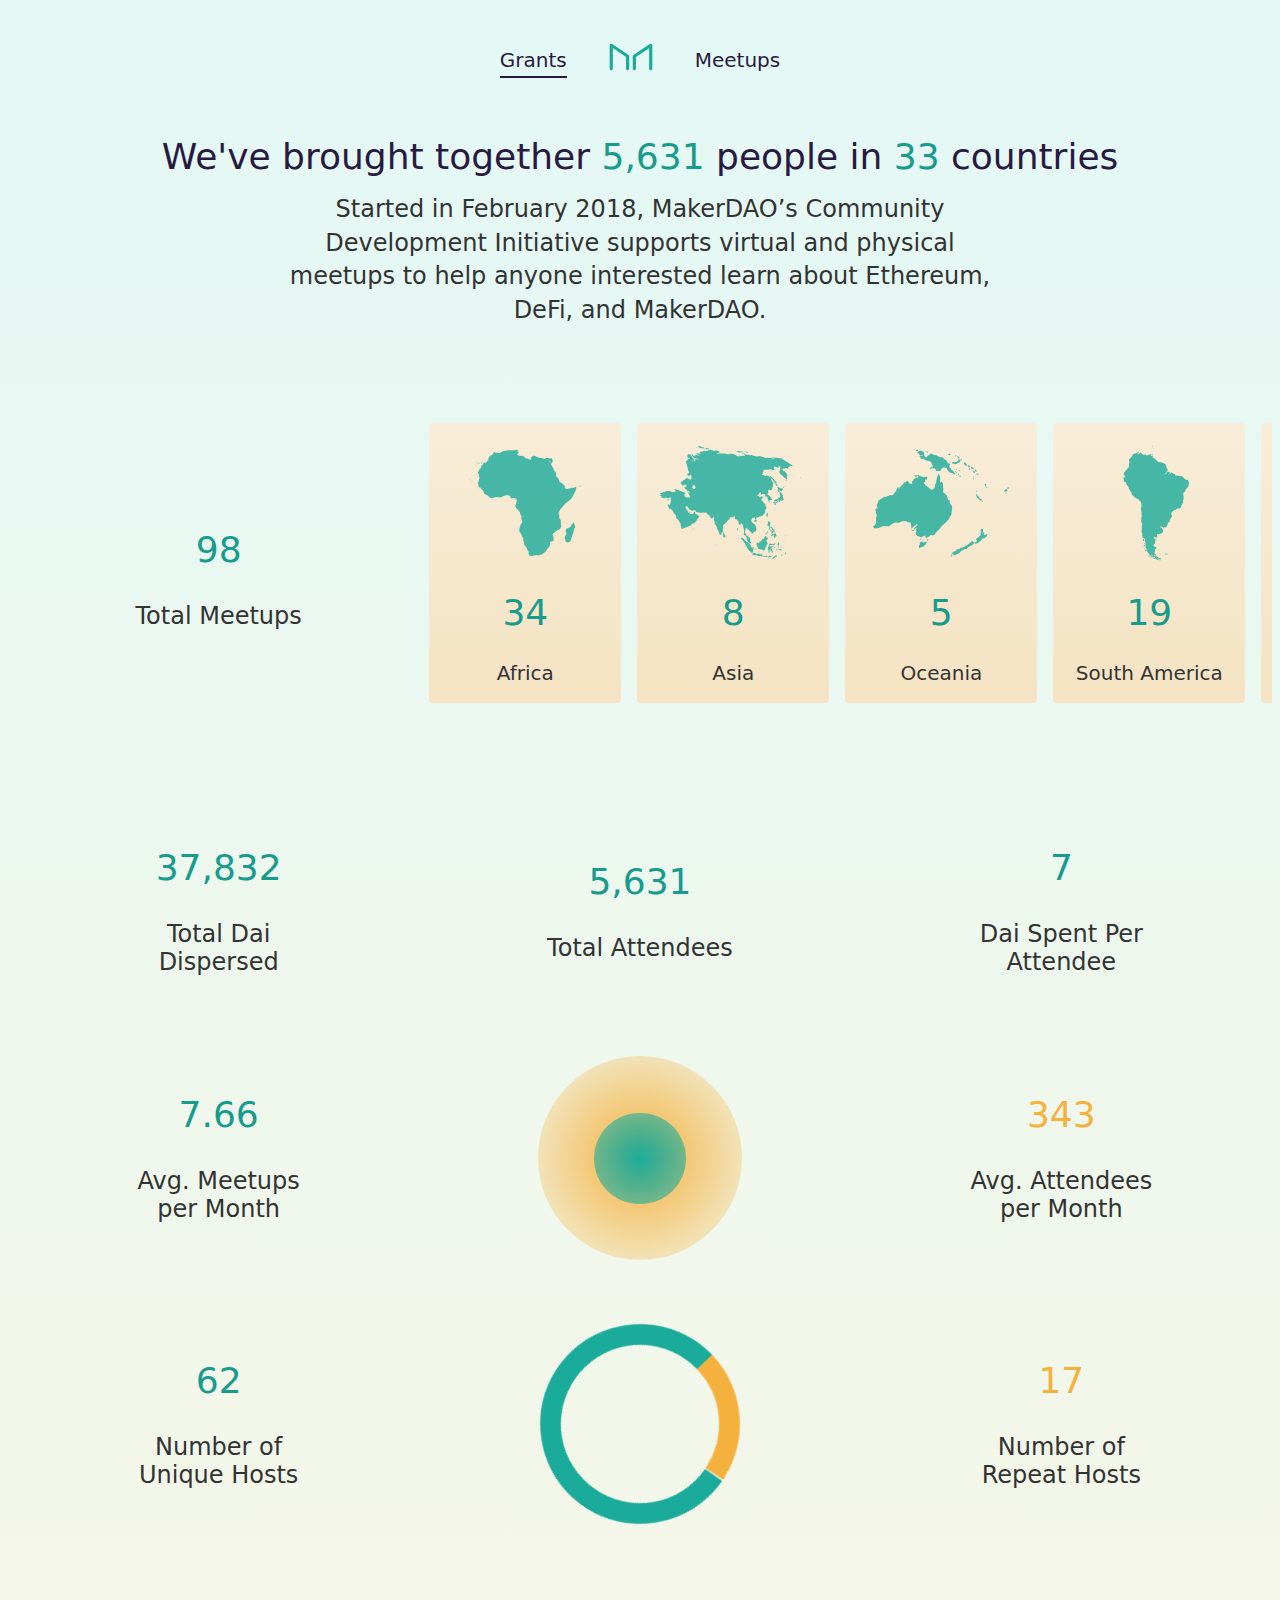
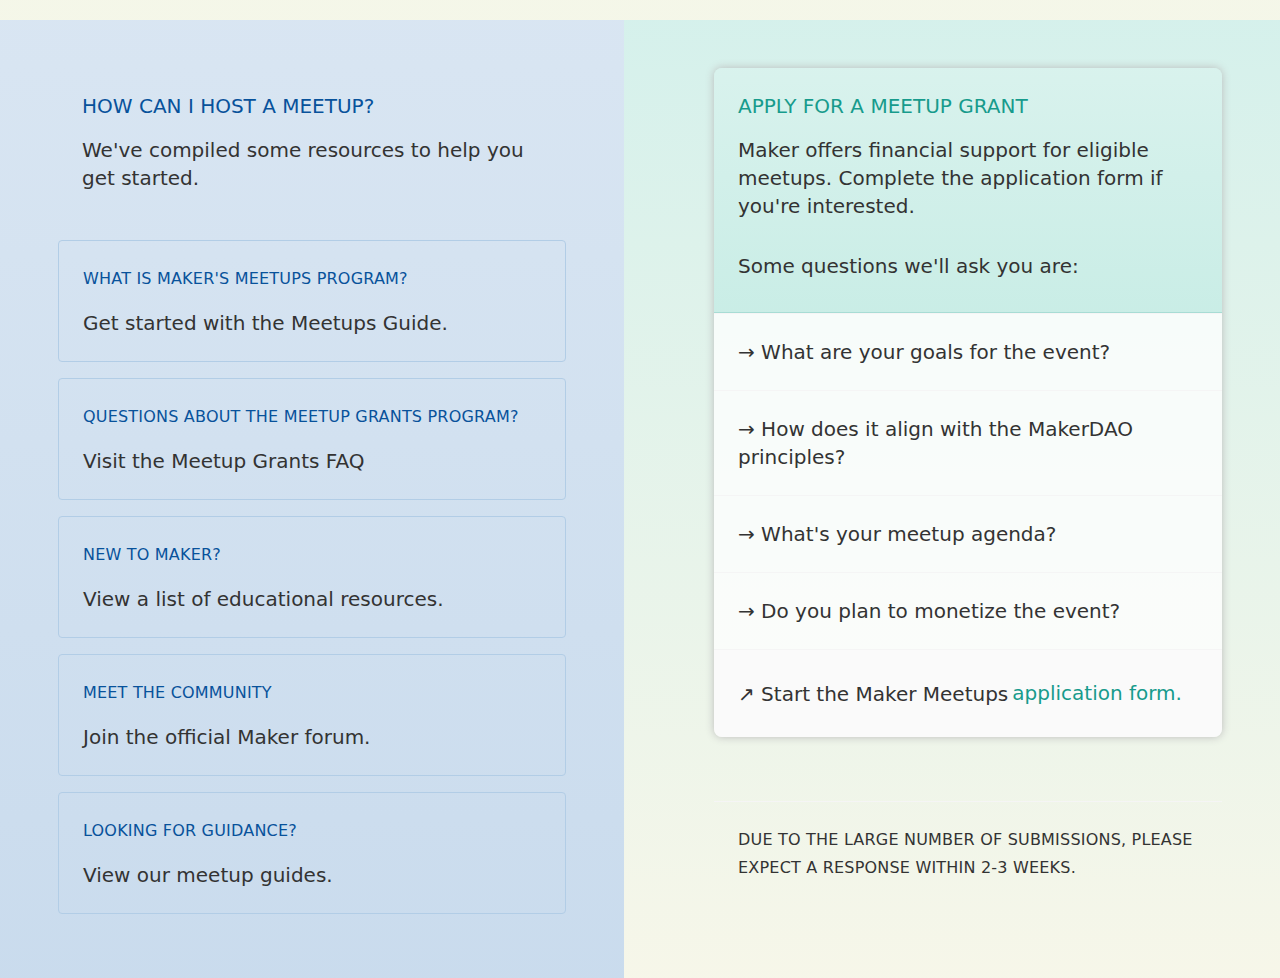
<file: meetups/index.html>
<!DOCTYPE html><html><head><meta charSet="utf-8"/><meta http-equiv="x-ua-compatible" content="ie=edge"/><meta name="viewport" content="width=device-width, initial-scale=1, shrink-to-fit=no"/><meta name="generator" content="Gatsby 2.30.1"/><style data-styled="bYkBZr exGYff dhdmnZ hMtvFt eiBdyX    bKjIEY kqxxtM bAftmB kGaUSs klqVmv bqVHbX ffqMbN daoDHA bHDPBJ juMnmj joKSOf budCJL bbQSMo ghKCWS bRYYXa dEIoPe czVjSi hakbha huGooI dDwAXk eLarD jnSAGW bdOfei cLcnwY iDVrJL fNgoll jRsCEa bRzxnf jeYDN LYGPP etPeKo ihqqfw iiIQxG jXIHRk hgycOg hFvkeO fIORmL bSKpfk gpaCfQ xtFGR" data-styled-version="4.4.1">
/* sc-component-id: sc-global-1569622743 */
@font-face{font-family:GT America;font-weight:400;src:url("/static/GT-America-Standard-Regular.woff2") format("woff2"), url("/static/GT-America-Standard-Regular.ttf") format("truetype"), url("/static/GT-America-Standard-Regular.otf") format("opentype");} @font-face{font-family:GT America;font-weight:700;src:url("/static/GT-America-Standard-Bold.woff2") format("woff2"), url("/static/GT-America-Standard-Bold.ttf") format("truetype"), url("/static/GT-America-Standard-Bold.otf") format("opentype");} *{font-family:system-ui,"Helvetica Neue",sans-serif;} h1,h2,h3,h4,h5,h6{font-weight:400;margin-top:1rem;margin-bottom:1rem;} h1{font-size:2.25rem;} h2{font-size:1.5rem;} h3{font-size:1.25rem;} p{font-size:1.25rem;margin:0px;line-height:140%;} li{font-size:1.25rem;margin:0px;line-height:140%;}
/* sc-component-id: sc-global-4155301406 */
body{width:100%;margin:0px;background:var(--background-gradient--maker);}
/* sc-component-id: sc-global-951506189 */
:root{--headline-color:#291a42;--subheadline-color:#179b8c;--body-color:#333;--highlight-color--makerteal:#179b8c;--highlight-color--makerorange:#f5b13d;--highlight-color--makerblue:#08529b;--background-gradient--maker:linear-gradient(180deg,rgba(182,237,231,0.38) 0%,rgba(253,193,52,0.15) 100%);}
/* sc-component-id: Headerstyles__IntroWrapper-zldga1-0 */
.bYkBZr.bYkBZr{display:grid;grid-template-columns:repeat(3,1fr);grid-template-rows:120px repeat(1,1fr);justify-items:center;text-align:center;} @media (max-width:425px){.bYkBZr.bYkBZr{grid-template-rows:80px 1fr;text-align:left;}}
/* sc-component-id: Headerstyles__LogoMaker-zldga1-1 */
.eiBdyX.eiBdyX{width:64px;height:64px;-webkit-align-self:center;-ms-flex-item-align:center;align-self:center;}
/* sc-component-id: Headerstyles__HeaderNav-zldga1-2 */
.exGYff.exGYff{grid-column:1 / -1;display:-webkit-box;display:-webkit-flex;display:-ms-flexbox;display:flex;-webkit-flex-wrap:wrap;-ms-flex-wrap:wrap;flex-wrap:wrap;-webkit-align-items:center;-webkit-box-align:center;-ms-flex-align:center;align-items:center;-webkit-box-pack:center;-webkit-justify-content:center;-ms-flex-pack:center;justify-content:center;list-style:none;width:100%;padding:0;}
/* sc-component-id: Headerstyles__HeaderNavItem-zldga1-3 */
.dhdmnZ.dhdmnZ{margin:0rem 1rem;}
/* sc-component-id: Headerstyles__HeaderNavLink-zldga1-4 */
.hMtvFt.hMtvFt{color:#291a42;border-bottom:2px solid transparent;-webkit-transition:0.2s ease;transition:0.2s ease;-webkit-text-decoration:none;text-decoration:none;padding-bottom:0.25rem;} .hMtvFt.hMtvFt.active{border-bottom:2px solid #291a42;} .hMtvFt.hMtvFt:hover{border-bottom:2px solid #333;}
/* sc-component-id: Headerstyles__IntroHeader-zldga1-5 */
.bKjIEY.bKjIEY{grid-column:1 / -1;grid-row:2;color:var(--headline-color);text-align:center;} @media (max-width:425px){.bKjIEY.bKjIEY{font-size:2.25rem;padding:0rem 2rem;text-align:left;}}
/* sc-component-id: Headerstyles__IntroHeaderHighlight-zldga1-6 */
.kqxxtM.kqxxtM{color:var(--highlight-color--makerteal);}
/* sc-component-id: Headerstyles__IntroContent-zldga1-7 */
.bAftmB.bAftmB{grid-column:1 / -1;grid-row:3;color:var(--body-color);font-weight:400rem;max-width:720px;line-height:140%;text-align:center;margin:1rem auto;} @media (max-width:425px){.bAftmB.bAftmB{padding:1rem 2rem 0rem 2rem;text-align:left;}}
/* sc-component-id: Layout__StatRow-sc-1pzf8t6-1 */
.klqVmv.klqVmv{grid-column:1 / -1;display:grid;grid-template-columns:repeat(3,1fr);grid-row-gap:4rem;-webkit-box-pack:center;-webkit-justify-content:center;-ms-flex-pack:center;justify-content:center;justify-items:center;text-align:center;} @media (max-width:768px){.klqVmv.klqVmv{grid-row-gap:2rem;}} @media (max-width:425px){.klqVmv.klqVmv{grid-template-columns:1fr;grid-row-gap:2rem;}}.bqVHbX.bqVHbX{grid-column:1 / -1;display:grid;grid-template-columns:repeat(auto-fit,minmax(240px,1fr));grid-row-gap:4rem;-webkit-box-pack:center;-webkit-justify-content:center;-ms-flex-pack:center;justify-content:center;justify-items:center;text-align:center;} @media (max-width:768px){.bqVHbX.bqVHbX{grid-row-gap:2rem;}} @media (max-width:425px){.bqVHbX.bqVHbX{grid-row-gap:2rem;}}
/* sc-component-id: Layout__StatRowOverflow-sc-1pzf8t6-2 */
.joKSOf.joKSOf{position:relative;grid-column:2 / -1;width:100%;display:-webkit-box;display:-webkit-flex;display:-ms-flexbox;display:flex;-webkit-flex-direction:flex-row;-ms-flex-direction:flex-row;flex-direction:flex-row;-webkit-flex-wrap:nowrap;-ms-flex-wrap:nowrap;flex-wrap:nowrap;overflow-x:auto;-webkit-box-pack:start;-webkit-justify-content:flex-start;-ms-flex-pack:start;justify-content:flex-start;padding:2rem 0rem;} @media (max-width:425px){.joKSOf.joKSOf{grid-column:1 / -1;-webkit-box-pack:start;-webkit-justify-content:flex-start;-ms-flex-pack:start;justify-content:flex-start;-webkit-flex-direction:column;-ms-flex-direction:column;flex-direction:column;max-width:300px;}}
/* sc-component-id: Layout__StatContainer-sc-1pzf8t6-3 */
.ffqMbN.ffqMbN{display:-webkit-box;display:-webkit-flex;display:-ms-flexbox;display:flex;-webkit-flex-direction:column;-ms-flex-direction:column;flex-direction:column;justify-items:center;-webkit-box-pack:center;-webkit-justify-content:center;-ms-flex-pack:center;justify-content:center;-webkit-align-items:center;-webkit-box-align:center;-ms-flex-align:center;align-items:center;width:300px;border-radius:4px;}
/* sc-component-id: Basic__StatNumber-lyt0ot-0 */
.daoDHA.daoDHA{color:var(--highlight-color--makerteal);}.bHDPBJ.bHDPBJ{color:var(--highlight-color--makerorange);}
/* sc-component-id: Basic__StatTitle-lyt0ot-1 */
.juMnmj.juMnmj{color:var(--body-color);max-width:200px;}
/* sc-component-id: Basic__DoughnutChartContainer-lyt0ot-2 */
.dDwAXk.dDwAXk{position:relative;display:-webkit-box;display:-webkit-flex;display:-ms-flexbox;display:flex;-webkit-flex-direction:column;-ms-flex-direction:column;flex-direction:column;justify-items:center;-webkit-align-items:center;-webkit-box-align:center;-ms-flex-align:center;align-items:center;justify-self:center;width:100%;max-width:200px;height:100%;} @media (max-width:425px){.dDwAXk.dDwAXk{-webkit-transform:rotate(97deg);-ms-transform:rotate(97deg);transform:rotate(97deg);}}
/* sc-component-id: Basic__CircleChart-lyt0ot-3 */
.hakbha.hakbha{width:204px;height:204px;background:radial-gradient( 50% 50% at 50% 50%,#f5b13d 0%,rgba(245,177,61,0.3) 100% );position:relative;border-radius:100%;display:-webkit-box;display:-webkit-flex;display:-ms-flexbox;display:flex;-webkit-align-items:center;-webkit-box-align:center;-ms-flex-align:center;align-items:center;-webkit-box-pack:center;-webkit-justify-content:center;-ms-flex-pack:center;justify-content:center;} .hakbha.hakbha .fill{width:44.778067885117494%;height:44.778067885117494%;background:radial-gradient( 50% 50% at 50% 50%,#1cac9c 0%,rgba(28,172,156,0.6) 100% );border-radius:100%;}
/* sc-component-id: Country__CountryListElement-eeddqu-0 */
.bbQSMo.bbQSMo{display:-webkit-box;display:-webkit-flex;display:-ms-flexbox;display:flex;-webkit-flex-direction:column;-ms-flex-direction:column;flex-direction:column;justify-items:center;-webkit-align-items:center;-webkit-box-align:center;-ms-flex-align:center;align-items:center;-webkit-align-content:center;-ms-flex-line-pack:center;align-content:center;-webkit-box-pack:center;-webkit-justify-content:center;-ms-flex-pack:center;justify-content:center;padding:0rem 1rem;margin:0rem 1rem 2rem 0rem;border-radius:4px;background:linear-gradient(hsla(39,70%,91%,1),hsla(39,70%,86%,1));} @media (max-width:425px){.bbQSMo.bbQSMo{background:linear-gradient( 90deg,hsla(39,70%,91%,1),hsla(39,70%,86%,1) );margin:0;}}
/* sc-component-id: Country__CountryDataContainer-eeddqu-1 */
.bRYYXa.bRYYXa{padding:0;list-style:none;display:-webkit-box;display:-webkit-flex;display:-ms-flexbox;display:flex;-webkit-flex-direction:column;-ms-flex-direction:column;flex-direction:column;-webkit-align-items:center;-webkit-box-align:center;-ms-flex-align:center;align-items:center;-webkit-box-pack:center;-webkit-justify-content:center;-ms-flex-pack:center;justify-content:center;}
/* sc-component-id: Country__CountryImg-eeddqu-2 */
.ghKCWS.ghKCWS{width:160px;opacity:0.8;}
/* sc-component-id: Country__CountryNumber-eeddqu-3 */
.dEIoPe.dEIoPe{color:var(--highlight-color--makerteal);}
/* sc-component-id: Country__CountryLabel-eeddqu-4 */
.czVjSi.czVjSi{color:var(--body-color);}
/* sc-component-id: Label-sc-1se2ubm-0 */
.hFvkeO.hFvkeO{width:100%;color:var(--highlight-color--makerblue);justify-self:center;text-align:left;font-size:1rem;font-weight:400;text-transform:uppercase;-webkit-letter-spacing:0.0125rem;-moz-letter-spacing:0.0125rem;-ms-letter-spacing:0.0125rem;letter-spacing:0.0125rem;margin-top:0rem;}.fIORmL.fIORmL{width:100%;color:var(--body-color);justify-self:center;text-align:left;font-size:1rem;font-weight:400;text-transform:uppercase;-webkit-letter-spacing:0.0125rem;-moz-letter-spacing:0.0125rem;-ms-letter-spacing:0.0125rem;letter-spacing:0.0125rem;margin-top:0rem;}
/* sc-component-id: Footerstyles__SectionWrapperFooter-sc-1mdh0jq-0 */
.eLarD.eLarD{position:relative;display:grid;grid-template-columns:repeat(auto-fit,300px);grid-gap:0rem;-webkit-box-pack:space-around;-webkit-justify-content:space-around;-ms-flex-pack:space-around;justify-content:space-around;padding:2rem 0.25rem 4rem 0.25rem;} .eLarD.eLarD{grid-template-columns:1fr 1fr;grid-gap:2rem;padding:0;} @media (max-width:768px){.eLarD.eLarD{grid-template-columns:1fr;}}
/* sc-component-id: Footerstyles__FooterBackgroundTop-sc-1mdh0jq-1 */
.jnSAGW.jnSAGW{width:100%;height:100%;background:linear-gradient(hsl(169,49%,89%),hsl(60,44%,94%));position:absolute;z-index:999;top:0;z-index:-9;}
/* sc-component-id: Footerstyles__FooterColumn-sc-1mdh0jq-2 */
.bdOfei.bdOfei{grid-column:auto;display:grid;grid-template-columns:minmax(320px,540px);grid-gap:2rem;justify-self:center;-webkit-box-pack:space-around;-webkit-justify-content:space-around;-ms-flex-pack:space-around;justify-content:space-around;width:100%;padding:2rem 0rem;background:linear-gradient(hsla(210,50%,90%,1),hsla(210,50%,86%,1));} @media (max-width:1024px){.bdOfei.bdOfei{-webkit-box-pack:center;-webkit-justify-content:center;-ms-flex-pack:center;justify-content:center;}}.cLcnwY.cLcnwY{grid-column:auto;display:grid;grid-template-columns:minmax(320px,540px);grid-gap:2rem;justify-self:center;-webkit-box-pack:space-around;-webkit-justify-content:space-around;-ms-flex-pack:space-around;justify-content:space-around;width:100%;padding:2rem 0rem;} @media (max-width:1024px){.cLcnwY.cLcnwY{-webkit-box-pack:center;-webkit-justify-content:center;-ms-flex-pack:center;justify-content:center;}}
/* sc-component-id: Footerstyles__FooterCard-sc-1mdh0jq-3 */
.iDVrJL.iDVrJL{display:-webkit-box;display:-webkit-flex;display:-ms-flexbox;display:flex;-webkit-flex-direction:column;-ms-flex-direction:column;flex-direction:column;box-shadow:none;padding:0;margin:1rem;list-style:none;} @media (max-width:425px){.iDVrJL.iDVrJL{grid-template-columns:1fr;}}.fNgoll.fNgoll{display:-webkit-box;display:-webkit-flex;display:-ms-flexbox;display:flex;-webkit-flex-direction:column;-ms-flex-direction:column;flex-direction:column;border-radius:8px;box-shadow:0px 0px 8px #bbb;padding:0;margin:1rem;list-style:none;} @media (max-width:425px){.fNgoll.fNgoll{grid-template-columns:1fr;}}
/* sc-component-id: Footerstyles__FooterCardTitle-sc-1mdh0jq-4 */
.LYGPP.LYGPP{-webkit-align-self:center;-ms-flex-item-align:center;align-self:center;color:var(--highlight-color--makerblue);margin:0px;text-transform:uppercase;}.etPeKo.etPeKo{-webkit-align-self:center;-ms-flex-item-align:center;align-self:center;color:var(--highlight-color--makerteal);margin:0px;text-transform:uppercase;}
/* sc-component-id: Footerstyles__FooterCardDesc-sc-1mdh0jq-5 */
.ihqqfw.ihqqfw{color:var(--body-color);margin:0px;padding:1rem 0rem 1rem 0rem;line-height:140%;}
/* sc-component-id: Footerstyles__FooterCardListContainer-sc-1mdh0jq-6 */
.jRsCEa.jRsCEa{grid-column:1 / -1;color:var(--body-color);margin:0px;padding:0;line-height:140%;list-style:none;border-bottom-left-radius:2px;border-bottom-right-radius:2px;}
/* sc-component-id: Footerstyles__FooterCardListHeader-sc-1mdh0jq-7 */
.bRzxnf.bRzxnf{padding:1.5rem 1rem 1rem 1.5rem;border-top-left-radius:8px;border-top-right-radius:8px;list-style:none;}.jeYDN.jeYDN{padding:1.5rem 1rem 1rem 1.5rem;border-top-left-radius:8px;border-top-right-radius:8px;list-style:none;border-bottom:1px solid hsla(173,74%,35%,0.25);background:linear-gradient(hsla(168,50%,90%,1),hsla(168,50%,86%,1));}
/* sc-component-id: Footerstyles__FooterCardListItem-sc-1mdh0jq-8 */
.bSKpfk.bSKpfk{-webkit-flex-wrap:wrap;-ms-flex-wrap:wrap;flex-wrap:wrap;color:var(--body-color);background:hsla(255,100%,100%,0.75);padding:1.5rem;border-top:1px solid #f5f5f5;border-radius:0px;} .bSKpfk.bSKpfk:first-child{margin-top:0rem;}.gpaCfQ.gpaCfQ{-webkit-flex-wrap:wrap;-ms-flex-wrap:wrap;flex-wrap:wrap;color:var(--body-color);background:none;padding:1.5rem;border-top:1px solid #f5f5f5;border-radius:0px;} .gpaCfQ.gpaCfQ:first-child{margin-top:0rem;}
/* sc-component-id: Footerstyles__FooterCardListFooter-sc-1mdh0jq-9 */
.xtFGR.xtFGR{display:-webkit-box;display:-webkit-flex;display:-ms-flexbox;display:flex;-webkit-flex-wrap:wrap;-ms-flex-wrap:wrap;flex-wrap:wrap;-webkit-align-items:center;-webkit-box-align:center;-ms-flex-align:center;align-items:center;color:var(--body-color);background:hsla(255,100%,100%,0.75);padding:1.5rem;border-top:1px solid #f5f5f5;height:100%;} .xtFGR.xtFGR:first-child{margin-top:0rem;} .xtFGR.xtFGR{background:hsla(0,0%,98%,1);margin-bottom:0rem;border-bottom-left-radius:8px;border-bottom-right-radius:8px;}
/* sc-component-id: Footerstyles__FooterCardListItemLeft-sc-1mdh0jq-10 */
.hgycOg.hgycOg{-webkit-flex-wrap:wrap;-ms-flex-wrap:wrap;flex-wrap:wrap;color:var(--body-color);background:none;padding:1.5rem;border-top:1px solid #f5f5f5;border-radius:0px;} .hgycOg.hgycOg:first-child{margin-top:0rem;} .hgycOg.hgycOg{margin:1rem 0rem !important;background:none;-webkit-transition:0.15s linear;transition:0.15s linear;background:hsla(210,50%,85%,0);border:1px solid hsla(209,51%,80%,1);border-radius:4px !important;} .hgycOg.hgycOg:hover{background:hsla(210,50%,85%,1);} @media (max-width:768px){.hgycOg.hgycOg{max-width:480px;justify-self:center;}} @media (max-width:425px){.hgycOg.hgycOg{margin:1rem 0rem;background:hsla(210,50%,85%,1) !important;}}
/* sc-component-id: Footerstyles__FooterLink-sc-1mdh0jq-11 */
.iiIQxG.iiIQxG{color:var(--highlight-color--makerteal);-webkit-text-decoration:none;text-decoration:none;-webkit-transition:0.15s ease-in-out;transition:0.15s ease-in-out;border-bottom:2px solid hsla(173,74%,35%,0);} .iiIQxG.iiIQxG:hover{border-bottom:2px solid var(--highlight-color--makerteal);}.jXIHRk.jXIHRk{color:var(--highlight-color--makerteal);-webkit-text-decoration:none;text-decoration:none;-webkit-transition:0.15s ease-in-out;transition:0.15s ease-in-out;border-bottom:2px solid hsla(173,74%,35%,0);margin:0rem 0rem 0rem 0.25rem;} .jXIHRk.jXIHRk:hover{border-bottom:2px solid var(--highlight-color--makerteal);}
/* sc-component-id: sc-bwzfXH */
.budCJL{-webkit-flex-direction:row;-ms-flex-direction:row;flex-direction:row;} .budCJL.budCJL{margin:0rem 2rem 0rem 2rem;}
/* sc-component-id: meetups__MeetupsSection-ktk5tq-0 */
.kGaUSs.kGaUSs{display:grid;grid-template-columns:fit-content(1280px);grid-column-gap:1rem;grid-row-gap:4rem;-webkit-box-pack:center;-webkit-justify-content:center;-ms-flex-pack:center;justify-content:center;padding:6rem 0.5rem 6rem 0.5rem;text-align:center;} @media (max-width:768px){.kGaUSs.kGaUSs{grid-row-gap:3rem;}} .kGaUSs.kGaUSs{padding-top:3rem;}
/* sc-component-id: sc-htpNat */
.huGooI{-webkit-transform:rotate(-235deg);-ms-transform:rotate(-235deg);transform:rotate(-235deg);}</style><title data-rh="">MakerDAO Community - Development Grants</title><link as="script" rel="preload" href="/webpack-runtime-0dd21445b09ffaede4d1.js"/><link as="script" rel="preload" href="/framework-dbb498007a7447f28d8e.js"/><link as="script" rel="preload" href="/app-ffc8b03e076a7ad7b650.js"/><link as="script" rel="preload" href="/4a3ea9cd-089c247053c04fa246a0.js"/><link as="script" rel="preload" href="/commons-84ddf4000ba16e271302.js"/><link as="script" rel="preload" href="/component---src-pages-meetups-js-663e50410254faf6c0db.js"/><link as="fetch" rel="preload" href="/page-data/meetups/page-data.json" crossorigin="anonymous"/><link as="fetch" rel="preload" href="/page-data/app-data.json" crossorigin="anonymous"/></head><body><div id="___gatsby"><section class="Headerstyles__IntroWrapper-zldga1-0 bYkBZr"><ul class="Headerstyles__HeaderNav-zldga1-2 exGYff"><li class="Headerstyles__HeaderNavItem-zldga1-3 dhdmnZ"><a aria-current="page" class="Headerstyles__HeaderNavLink-zldga1-4 hMtvFt active" href="/">Grants</a></li><li class="Headerstyles__HeaderNavItem-zldga1-3 dhdmnZ"><svg width="48" height="48" viewBox="0 0 48 48" fill="none" xmlns="http://www.w3.org/2000/svg" class="Headerstyles__LogoMaker-zldga1-1 eiBdyX"><path d="M21.4813 33.9651C20.7927 33.9651 20.2854 33.4721 20.2854 32.8383V23.9297L10.3918 17.3099V32.8383C10.3918 33.4721 9.84824 33.9651 9.19592 33.9651C8.5436 33.9651 8 33.4721 8 32.8383V15.1268C8 14.493 8.5436 14 9.19592 14C9.4496 14 9.70328 14.0704 9.88448 14.2113L22.1699 22.486C22.496 22.6973 22.6772 23.0142 22.6772 23.4015V32.8735C22.6772 33.4721 22.1336 33.9651 21.4813 33.9651Z" fill="#1AAB9B"></path><path d="M26.5187 33.9648C25.8301 33.9648 25.3228 33.4718 25.3228 32.838V23.4012C25.3228 23.0491 25.5402 22.697 25.8301 22.4857L38.1155 14.2462C38.3329 14.1053 38.5504 14.0349 38.804 14.0349C39.3839 14.0349 40 14.4575 40 15.1617V32.8732C40 33.507 39.4564 34 38.804 34C38.1517 34 37.6081 33.507 37.6081 32.8732V17.3448L27.7146 23.9294V32.838C27.7146 33.4718 27.171 33.9648 26.5187 33.9648Z" fill="#1AAB9B"></path></svg></li><li class="Headerstyles__HeaderNavItem-zldga1-3 dhdmnZ"><a class="Headerstyles__HeaderNavLink-zldga1-4 hMtvFt" href="/meetups">Meetups</a></li></ul></section><div style="outline:none" tabindex="-1" id="gatsby-focus-wrapper"><h1 class="Headerstyles__IntroHeader-zldga1-5 bKjIEY">We&#x27;ve brought together<!-- --> <span class="Headerstyles__IntroHeaderHighlight-zldga1-6 kqxxtM">5,631</span> <!-- -->people in<!-- --> <span class="Headerstyles__IntroHeaderHighlight-zldga1-6 kqxxtM">33</span> <!-- -->countries</h1><h2 class="Headerstyles__IntroContent-zldga1-7 bAftmB">Started in February 2018, MakerDAO’s Community Development Initiative supports virtual and physical meetups to help anyone interested learn about Ethereum, DeFi, and MakerDAO.</h2><section class="Layout__StatSection-sc-1pzf8t6-0 meetups__MeetupsSection-ktk5tq-0 kGaUSs"><div class="Layout__StatRow-sc-1pzf8t6-1 klqVmv"><div class="Layout__StatContainer-sc-1pzf8t6-3 ffqMbN"><h1 class="Basic__StatNumber-lyt0ot-0 daoDHA">98</h1><h2 class="Basic__StatTitle-lyt0ot-1 juMnmj">Total Meetups</h2></div><div class="Layout__StatRowOverflow-sc-1pzf8t6-2 joKSOf"><li class="Country__CountryListElement-eeddqu-0 bbQSMo"><img src="/static/africa-184f5d21f659df2eecd2353a1b901da4.svg" alt="Africa" class="Country__CountryImg-eeddqu-2 ghKCWS"/><div class="Country__CountryDataContainer-eeddqu-1 bRYYXa"><h1 class="Country__CountryNumber-eeddqu-3 dEIoPe">34</h1><h3 class="Country__CountryLabel-eeddqu-4 czVjSi">Africa</h3></div></li><li class="Country__CountryListElement-eeddqu-0 bbQSMo"><img src="/static/asia-f8dd23eb39aaf874b32143d8bc5f6fa5.svg" alt="Asia" class="Country__CountryImg-eeddqu-2 ghKCWS"/><div class="Country__CountryDataContainer-eeddqu-1 bRYYXa"><h1 class="Country__CountryNumber-eeddqu-3 dEIoPe">8</h1><h3 class="Country__CountryLabel-eeddqu-4 czVjSi">Asia</h3></div></li><li class="Country__CountryListElement-eeddqu-0 bbQSMo"><img src="/static/oceania-318217af69cab241b98eb67190152843.svg" alt="Oceania" class="Country__CountryImg-eeddqu-2 ghKCWS"/><div class="Country__CountryDataContainer-eeddqu-1 bRYYXa"><h1 class="Country__CountryNumber-eeddqu-3 dEIoPe">5</h1><h3 class="Country__CountryLabel-eeddqu-4 czVjSi">Oceania</h3></div></li><li class="Country__CountryListElement-eeddqu-0 bbQSMo"><img src="/static/southamerica-6b71264c21506f9a75221fa7cb8c5b22.svg" alt="South America" class="Country__CountryImg-eeddqu-2 ghKCWS"/><div class="Country__CountryDataContainer-eeddqu-1 bRYYXa"><h1 class="Country__CountryNumber-eeddqu-3 dEIoPe">19</h1><h3 class="Country__CountryLabel-eeddqu-4 czVjSi">South America</h3></div></li><li class="Country__CountryListElement-eeddqu-0 bbQSMo"><img src="/static/europe-a1709ee655ab2ef133bd65a365bd1047.svg" alt="Europe" class="Country__CountryImg-eeddqu-2 ghKCWS"/><div class="Country__CountryDataContainer-eeddqu-1 bRYYXa"><h1 class="Country__CountryNumber-eeddqu-3 dEIoPe">19</h1><h3 class="Country__CountryLabel-eeddqu-4 czVjSi">Europe</h3></div></li><li class="Country__CountryListElement-eeddqu-0 bbQSMo"><img src="/static/northamerica-d31c46c8df006ea84feed69b55610837.svg" alt="North America" class="Country__CountryImg-eeddqu-2 ghKCWS"/><div class="Country__CountryDataContainer-eeddqu-1 bRYYXa"><h1 class="Country__CountryNumber-eeddqu-3 dEIoPe">14</h1><h3 class="Country__CountryLabel-eeddqu-4 czVjSi">North America</h3></div></li></div></div><div class="Layout__StatRow-sc-1pzf8t6-1 bqVHbX"><div class="Layout__StatContainer-sc-1pzf8t6-3 ffqMbN"><h1 class="Basic__StatNumber-lyt0ot-0 daoDHA">37,832</h1><h2 class="Basic__StatTitle-lyt0ot-1 juMnmj">Total Dai Dispersed</h2></div><div class="Layout__StatContainer-sc-1pzf8t6-3 ffqMbN"><h1 class="Basic__StatNumber-lyt0ot-0 daoDHA">5,631</h1><h2 class="Basic__StatTitle-lyt0ot-1 juMnmj">Total Attendees</h2></div><div class="Layout__StatContainer-sc-1pzf8t6-3 ffqMbN"><h1 class="Basic__StatNumber-lyt0ot-0 daoDHA">7</h1><h2 class="Basic__StatTitle-lyt0ot-1 juMnmj">Dai Spent Per Attendee</h2></div></div><div class="Layout__StatRow-sc-1pzf8t6-1 bqVHbX"><div class="Layout__StatContainer-sc-1pzf8t6-3 ffqMbN"><h1 class="Basic__StatNumber-lyt0ot-0 daoDHA">7.66</h1><h2 class="Basic__StatTitle-lyt0ot-1 juMnmj">Avg. Meetups per Month</h2></div><div class="Basic__CircleChart-lyt0ot-3 hakbha"><div class="fill"></div></div><div class="Layout__StatContainer-sc-1pzf8t6-3 ffqMbN"><h1 class="Basic__StatNumber-lyt0ot-0 bHDPBJ">343</h1><h2 class="Basic__StatTitle-lyt0ot-1 juMnmj">Avg. Attendees per Month</h2></div></div><div class="Layout__StatRow-sc-1pzf8t6-1 bqVHbX"><div class="Layout__StatContainer-sc-1pzf8t6-3 ffqMbN"><h1 class="Basic__StatNumber-lyt0ot-0 daoDHA">62</h1><h2 class="Basic__StatTitle-lyt0ot-1 juMnmj">Number of Unique Hosts</h2></div><div class="Basic__DoughnutChartContainer-lyt0ot-2 dDwAXk sc-htpNat huGooI"><canvas height="200" width="200"></canvas></div><div class="Layout__StatContainer-sc-1pzf8t6-3 ffqMbN"><h1 class="Basic__StatNumber-lyt0ot-0 bHDPBJ">17</h1><h2 class="Basic__StatTitle-lyt0ot-1 juMnmj">Number of Repeat Hosts</h2></div></div></section><section name="Footer" class="SectionWrapper-sc-1lrtrcs-0 Footerstyles__SectionWrapperFooter-sc-1mdh0jq-0 eLarD"><div class="Footerstyles__FooterBackgroundTop-sc-1mdh0jq-1 jnSAGW"></div><div class="Footerstyles__FooterColumn-sc-1mdh0jq-2 bdOfei"><ul class="Footerstyles__FooterCard-sc-1mdh0jq-3 iDVrJL"><ul class="Footerstyles__FooterCardListContainer-sc-1mdh0jq-6 jRsCEa"><ul class="Footerstyles__FooterCardListHeader-sc-1mdh0jq-7 bRzxnf"><li class="Footerstyles__FooterCardTitle-sc-1mdh0jq-4 LYGPP">How can I host a meetup?</li><li class="Footerstyles__FooterCardDesc-sc-1mdh0jq-5 ihqqfw">We&#x27;ve compiled some resources to help you get started.</li></ul><a href="https://community-development.makerdao.com/meetups" target="_blank" rel="noopener noreferrer" class="Footerstyles__FooterLink-sc-1mdh0jq-11 iiIQxG"><li class="Footerstyles__FooterCardListItem-sc-1mdh0jq-8 Footerstyles__FooterCardListItemLeft-sc-1mdh0jq-10 hgycOg"><h6 class="Label-sc-1se2ubm-0 hFvkeO">What is Maker&#x27;s meetups program?</h6>Get started with the Meetups Guide.</li></a><a href="https://community-development.makerdao.com/meetups/faq" target="_blank" rel="noopener noreferrer" class="Footerstyles__FooterLink-sc-1mdh0jq-11 iiIQxG"><li class="Footerstyles__FooterCardListItem-sc-1mdh0jq-8 Footerstyles__FooterCardListItemLeft-sc-1mdh0jq-10 hgycOg"><h6 class="Label-sc-1se2ubm-0 hFvkeO">Questions about the meetup grants program?</h6>Visit the Meetup Grants FAQ</li></a><a href="https://awesome.makerdao.com" target="_blank" rel="noopener noreferrer" class="Footerstyles__FooterLink-sc-1mdh0jq-11 iiIQxG"><li class="Footerstyles__FooterCardListItem-sc-1mdh0jq-8 Footerstyles__FooterCardListItemLeft-sc-1mdh0jq-10 hgycOg"><h6 class="Label-sc-1se2ubm-0 hFvkeO">New to Maker?</h6>View a list of educational resources.</li></a><a href="https://forum.makerdao.com/" target="_blank" rel="noopener noreferrer" class="Footerstyles__FooterLink-sc-1mdh0jq-11 iiIQxG"><li class="Footerstyles__FooterCardListItem-sc-1mdh0jq-8 Footerstyles__FooterCardListItemLeft-sc-1mdh0jq-10 hgycOg"><h6 class="Label-sc-1se2ubm-0 hFvkeO">Meet the community</h6>Join the official Maker forum.</li></a><a href="https://community-development.makerdao.com/meetups/getting-started-guide" target="_blank" rel="noopener noreferrer" class="Footerstyles__FooterLink-sc-1mdh0jq-11 iiIQxG"><li class="Footerstyles__FooterCardListItem-sc-1mdh0jq-8 Footerstyles__FooterCardListItemLeft-sc-1mdh0jq-10 hgycOg"><h6 class="Label-sc-1se2ubm-0 hFvkeO">Looking for guidance?</h6>View our meetup guides.</li></a></ul></ul></div><div class="Footerstyles__FooterColumn-sc-1mdh0jq-2 cLcnwY"><ul class="Footerstyles__FooterCard-sc-1mdh0jq-3 fNgoll"><ul class="Footerstyles__FooterCardListHeader-sc-1mdh0jq-7 jeYDN"><li class="Footerstyles__FooterCardTitle-sc-1mdh0jq-4 etPeKo">APPLY FOR A MEETUP GRANT</li><li class="Footerstyles__FooterCardDesc-sc-1mdh0jq-5 ihqqfw">Maker offers financial support for eligible meetups. Complete the application form if you&#x27;re interested.</li><li class="Footerstyles__FooterCardDesc-sc-1mdh0jq-5 ihqqfw">Some questions we&#x27;ll ask you are:</li></ul><li class="Footerstyles__FooterCardListItem-sc-1mdh0jq-8 bSKpfk">→ What are your goals for the event?</li><li class="Footerstyles__FooterCardListItem-sc-1mdh0jq-8 bSKpfk">→ How does it align with the MakerDAO principles?</li><li class="Footerstyles__FooterCardListItem-sc-1mdh0jq-8 bSKpfk">→ What&#x27;s your meetup agenda?</li><li class="Footerstyles__FooterCardListItem-sc-1mdh0jq-8 bSKpfk">→ Do you plan to monetize the event?</li><li class="Footerstyles__FooterCardListItem-sc-1mdh0jq-8 Footerstyles__FooterCardListFooter-sc-1mdh0jq-9 xtFGR">↗ Start the Maker Meetups<a href="https://airtable.com/shr4HOtcZ8o3VZmek" target="_blank" class="Footerstyles__FooterLink-sc-1mdh0jq-11 jXIHRk">application form.</a></li></ul><ul class="Footerstyles__FooterCard-sc-1mdh0jq-3 iDVrJL"><ul class="Footerstyles__FooterCardListContainer-sc-1mdh0jq-6 jRsCEa"><li class="Footerstyles__FooterCardListItem-sc-1mdh0jq-8 gpaCfQ"><h6 class="Label-sc-1se2ubm-0 fIORmL">Due to the large number of submissions, please expect a response within 2-3 weeks.</h6></li></ul></ul></div></section></div><div id="gatsby-announcer" style="position:absolute;top:0;width:1px;height:1px;padding:0;overflow:hidden;clip:rect(0, 0, 0, 0);white-space:nowrap;border:0" aria-live="assertive" aria-atomic="true"></div></div><script id="gatsby-script-loader">/*<![CDATA[*/window.pagePath="/meetups/";/*]]>*/</script><script id="gatsby-chunk-mapping">/*<![CDATA[*/window.___chunkMapping={"polyfill":["/polyfill-129f9a7a4cdfdd0dfb39.js"],"app":["/app-ffc8b03e076a7ad7b650.js"],"component---src-pages-index-js":["/component---src-pages-index-js-942069461fbd00c58715.js"],"component---src-pages-meetups-js":["/component---src-pages-meetups-js-663e50410254faf6c0db.js"]};/*]]>*/</script><script src="/polyfill-129f9a7a4cdfdd0dfb39.js" nomodule=""></script><script src="/component---src-pages-meetups-js-663e50410254faf6c0db.js" async=""></script><script src="/commons-84ddf4000ba16e271302.js" async=""></script><script src="/4a3ea9cd-089c247053c04fa246a0.js" async=""></script><script src="/app-ffc8b03e076a7ad7b650.js" async=""></script><script src="/framework-dbb498007a7447f28d8e.js" async=""></script><script src="/webpack-runtime-0dd21445b09ffaede4d1.js" async=""></script></body></html>
</file>
